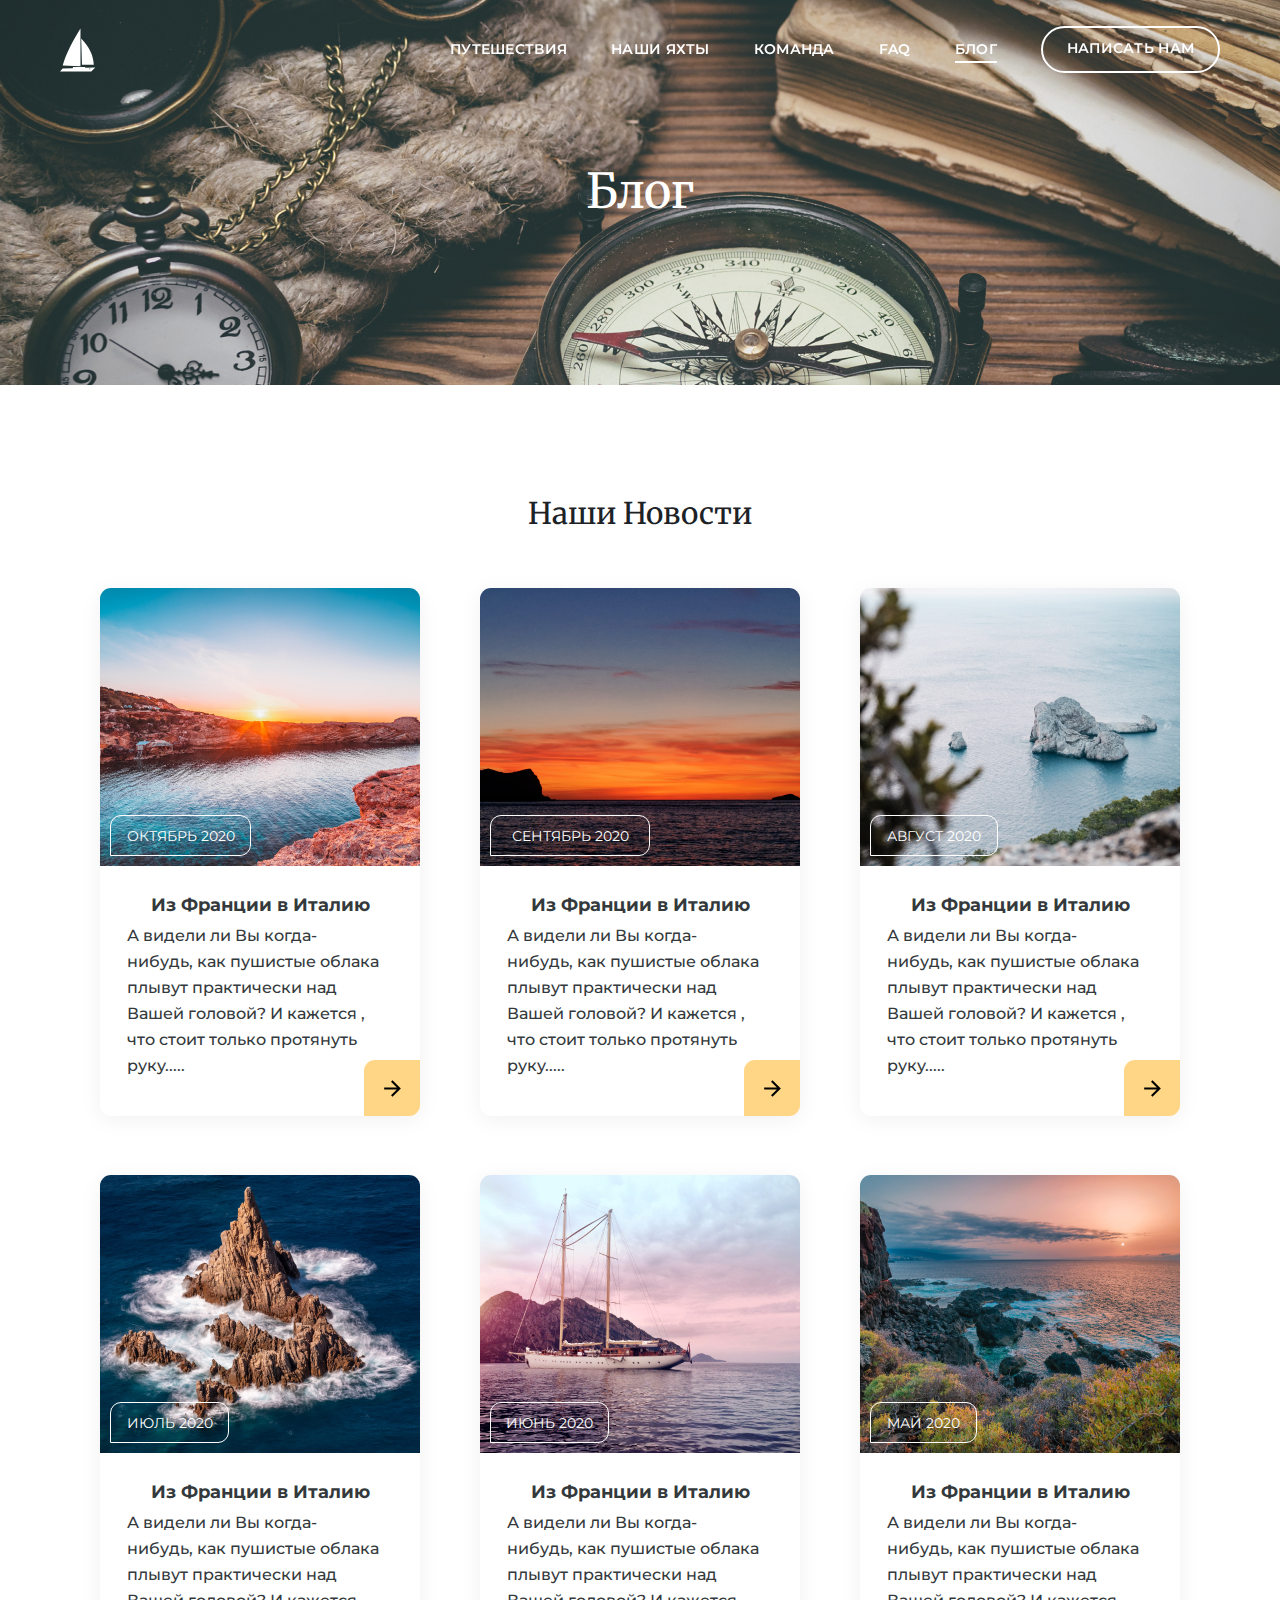
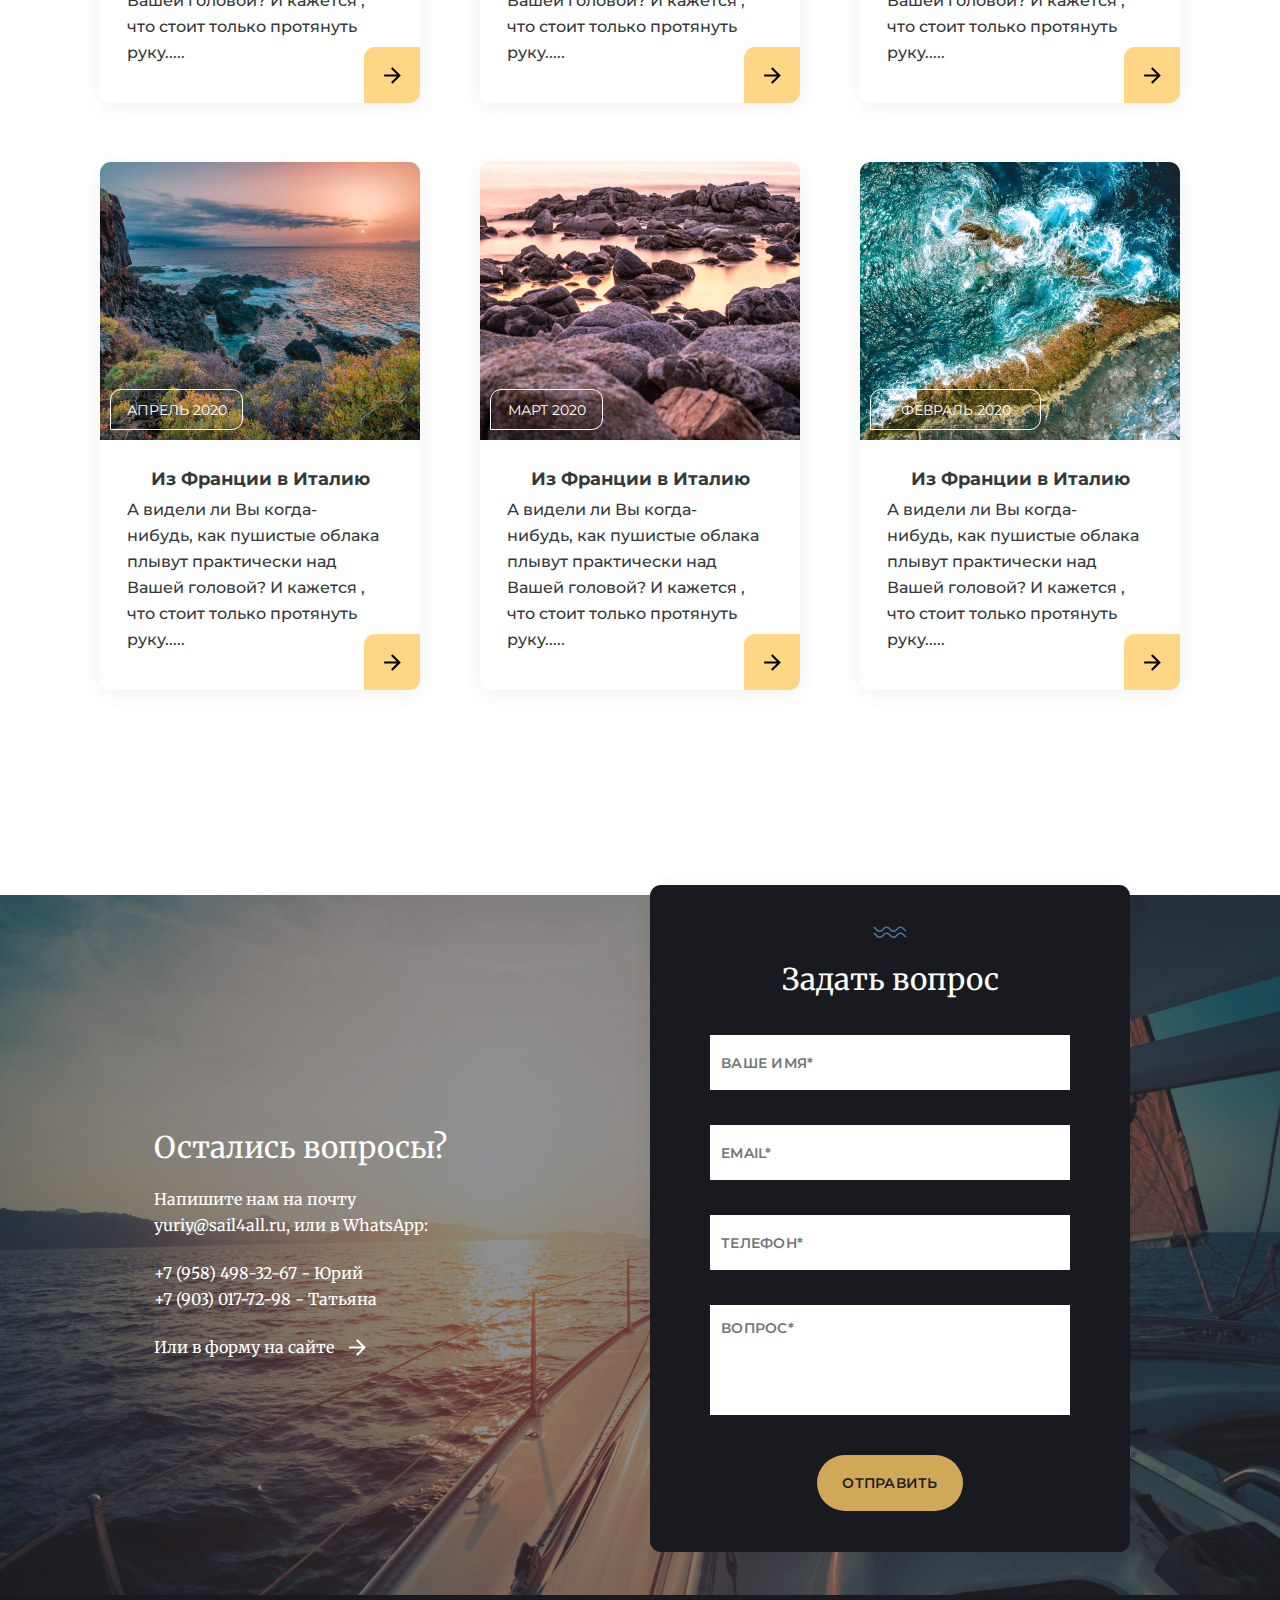
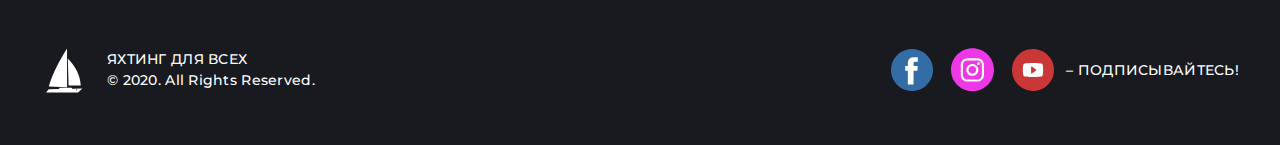
<file: blog.html>
<!DOCTYPE html>
<html lang="en">
<head>
	<meta charset="UTF-8">
	<meta name="viewport" content="width=device-width">
	<title>Блог</title>
	<link href="css/style.css" rel="stylesheet" type="text/css"/>
	<link href="https://fonts.googleapis.com/css2?family=Merriweather:ital@0;1&family=Montserrat:wght@400;500;600;700&display=swap" rel="stylesheet">
</head>
<body>
	<div class="wrapper">
		<div class="header">
			<div class="container">
				<div class="header-body">
					<a href="index.html" class="header-logo">
						<img class="header-logo-img" src="img/image1.svg">
					</a>
					<div class="header-burger">
						<span></span>
					</div>
					<nav class="header-menu">
						<ul class="header-list">
							<li><a href="travelings.html" class="header-link">Путешествия</a></li>
							<li><a href="OurShips.html" class="header-link link1">Наши яхты</a></li>
							<li><a href="team.html" class="header-link">Команда</a></li>
							<li><a href="#" class="header-link link1">FAQ</a></li>
							<li><a href="blog.html" class="header-link link55">Блог</a></li>
							<li><a href="#" class="header-link link5">Написать нам</a></li>
						</ul>
						<div class="header-link-bottom">
							<div>ЯХТИНГ ДЛЯ ВСЕХ</div>
							<div>© 2020. All Rights Reserved.</div>
						</div>
					</nav>
				</div>
			</div>
		</div>
		<div class="header-photo4">
			
			<div class="header-content-text4">Блог</div>
		</div>
		
		<div class="cont-row">Наши Новости</div>
		<div class="container">
				<div class="content-block-one">
						<div class="content-icons-block-place">
						<div class="content-icons-block">
							<a href="blogpost.html" class="content-icon content-icon1">
								<img class="content-icon-image-one" src="img/blog/item/1.jpg">
								<div class="content-icon-image-plate blog-oct">ОКТЯБРЬ 2020</div>
								<div class="content-icon-information">
									<div class="string-two">Из Франции в Италию</div>
									<div class="string-three blog-text">А видели ли Вы когда- нибудь, как пушистые облака плывут практически над Вашей головой? И кажется , что стоит только протянуть руку.....</div>
								</div>
								<div class="content-icon-bottom-information">
									<div class="bottom-information-button-right blog-arrow">
										<img src="img/image7.svg">
									</div>
								</div>
							</a>
							<a href="blogpost.html" class="content-icon content-icon2">
								<img class="content-icon-image-one" src="img/blog/item/2.jpg">
								<div class="content-icon-image-plate two blog-sen">СЕНТЯБРЬ 2020</div>
								<div class="content-icon-information">
									<div class="string-two">Из Франции в Италию</div>
									<div class="string-three blog-text">А видели ли Вы когда- нибудь, как пушистые облака плывут практически над Вашей головой? И кажется , что стоит только протянуть руку.....</div>
								</div>
								<div class="content-icon-bottom-information">
									
									<div class="bottom-information-button-right blog-arrow">
										<img src="img/image7.svg">
									</div>
								</div>
							</a>
							<a href="blogpost.html" class="content-icon content-icon3">
								<img class="content-icon-image-one" src="img/blog/item/3.jpg">
								<div class="content-icon-image-plate three blog-avg">АВГУСТ 2020</div>
								<div class="content-icon-information">
									<div class="string-two">Из Франции в Италию</div>
									<div class="string-three blog-text">А видели ли Вы когда- нибудь, как пушистые облака плывут практически над Вашей головой? И кажется , что стоит только протянуть руку.....</div>
								</div>
								<div class="content-icon-bottom-information">
									<div class="bottom-information-button-right blog-arrow">
										<img src="img/image7.svg">
									</div>
								</div>
							</a>
						</div>
					</div>

				</div>
			</div>
			<div class="cont-row1"></div>
			<div class="container">
				<div class="content-block-one">
						<div class="content-icons-block-place">
						<div class="content-icons-block">
							<a href="blogpost.html" class="content-icon content-icon1">
								<img class="content-icon-image-one" src="img/blog/item/4.jpg">
								<div class="content-icon-image-plate blog-il">ИЮЛЬ 2020</div>
								<div class="content-icon-information">
									<div class="string-two">Из Франции в Италию</div>
									<div class="string-three blog-text">А видели ли Вы когда- нибудь, как пушистые облака плывут практически над Вашей головой? И кажется , что стоит только протянуть руку.....</div>
								</div>
								<div class="content-icon-bottom-information">
									
									<div class="bottom-information-button-right blog-arrow">
										<img src="img/image7.svg">
									</div>
								</div>
							</a>
							<a href="blogpost.html" class="content-icon content-icon2">
								<img class="content-icon-image-one" src="img/blog/item/5.jpg">
								<div class="content-icon-image-plate two blog-in">ИЮНЬ 2020</div>
								<div class="content-icon-information">
									<div class="string-two">Из Франции в Италию</div>
									<div class="string-three blog-text">А видели ли Вы когда- нибудь, как пушистые облака плывут практически над Вашей головой? И кажется , что стоит только протянуть руку.....</div>
								</div>
								<div class="content-icon-bottom-information">
									<div class="bottom-information-button-right blog-arrow">
										<img src="img/image7.svg">
									</div>
								</div>
							</a>
							<a href="blogpost.html" class="content-icon content-icon3">
								<img class="content-icon-image-one" src="img/blog/item/6.jpg">
								<div class="content-icon-image-plate three blog-may">МАЙ 2020</div>
								<div class="content-icon-information">
									<div class="string-two">Из Франции в Италию</div>
									<div class="string-three blog-text">А видели ли Вы когда- нибудь, как пушистые облака плывут практически над Вашей головой? И кажется , что стоит только протянуть руку.....</div>
								</div>
								<div class="content-icon-bottom-information">
									<div class="bottom-information-button-right blog-arrow">
										<img src="img/image7.svg">
									</div>
								</div>
							</a>
						</div>
					</div>

				</div>
			</div>
			
			<div class="cont-row1"></div>
			<div class="container">
				<div class="content-block-one">
						<div class="content-icons-block-place">
						<div class="content-icons-block">
							<a href="blogpost.html" class="content-icon content-icon1">
								<img class="content-icon-image-one" src="img/blog/item/7.jpg">
								<div class="content-icon-image-plate blog-apr">АПРЕЛЬ 2020</div>
								<div class="content-icon-information">
									<div class="string-two">Из Франции в Италию</div>
									<div class="string-three blog-text">А видели ли Вы когда- нибудь, как пушистые облака плывут практически над Вашей головой? И кажется , что стоит только протянуть руку.....</div>
								</div>
								<div class="content-icon-bottom-information">
									<div class="bottom-information-button-right blog-arrow">
										<img src="img/image7.svg">
									</div>
								</div>
							</a>
							<a href="blogpost.html" class="content-icon content-icon2">
								<img class="content-icon-image-one" src="img/blog/item/8.jpg">
								<div class="content-icon-image-plate two blog-mart">МАРТ 2020</div>
								<div class="content-icon-information">
									<div class="string-two">Из Франции в Италию</div>
									<div class="string-three blog-text">А видели ли Вы когда- нибудь, как пушистые облака плывут практически над Вашей головой? И кажется , что стоит только протянуть руку.....</div>
								</div>
								<div class="content-icon-bottom-information">
									<div class="bottom-information-button-right blog-arrow">
										<img src="img/image7.svg">
									</div>
								</div>
							</a>
							<a href="blogpost.html" class="content-icon content-icon3">
								<img class="content-icon-image-one" src="img/blog/item/9.jpg">
								<div class="content-icon-image-plate three mart-fev">ФЕВРАЛЬ 2020</div>
								<div class="content-icon-information">
									<div class="string-two">Из Франции в Италию</div>
									<div class="string-three blog-text">А видели ли Вы когда- нибудь, как пушистые облака плывут практически над Вашей головой? И кажется , что стоит только протянуть руку.....</div>
								</div>
								<div class="content-icon-bottom-information">
									<div class="bottom-information-button-right blog-arrow">
										<img src="img/image7.svg">
									</div>
								</div>
							</a>
						</div>
					</div>

				</div>
			</div>
			<div class="cont-row3"></div>
			<div class="contact-form-background">
						<div class="container">
							<div class="content-block-seven">
								<div class="content-block-seven-one">
									<div class="five-string-one">Остались вопросы?</div>
									<div class="five-string-two">Напишите нам на почту</div>
									<div class="five-string-three"><a href="#" class="string-hover">yuriy@sail4all.ru</a>, или в WhatsApp:</div>
									<div class="five-string-two"><a href="#" class="string-hover">+7 (958) 498-32-67</a> - Юрий</div>
									<div class="five-string-three"><a href="#" class="string-hover">+7 (903) 017-72-98</a> - Татьяна</div>
									<div class="five-string-two">Или в форму на сайте</div>
									<img class="content-block-seven-img" src="img/image25.png">
								</div>
								<div class="contact-form">
									<img src="img/image38.svg">
									<img src="img/image38.svg">
									<div class="sixe-string">Задать вопрос</div>
									<input type="text" name="name" placeholder="ВАШЕ ИМЯ*" class="form-control">
									<input type="email" name="email" placeholder="EMAIL*" class="form-control">
									<input type="tel" name="tel" placeholder="ТЕЛЕФОН*" class="form-control">
									<textarea name="message" placeholder="ВОПРОС*" class="place-for-mess"></textarea>
									<button type="button" class="contact-menu-button">Отправить</button>
								</div>
							</div>
						</div>
					</div>
					<div class="footer">
						<div class="container">
							<div class="footer-body">
								<div class="footer-item-one">
									<img src="img/image1.svg">
									<div class="six-string" >
										<div>ЯХТИНГ ДЛЯ ВСЕХ</div>
										<div>© 2020. All Rights Reserved.</div>
									</div>
								</div>
								<div class="footer-item-two">
									<div class="icons-social-network-place-two">
										<a href="#">
											<img class="icons-social-F" src="img/image26.svg">
										</a>
										<a href="#">
											<img class="icons-social-F" src="img/image27.svg">
										</a>
										<a href="#">
											<img src="img/image30.svg">
										</a>
										<div class="icons-social-network-title"> – ПОДПИСЫВАЙТЕСЬ!</div>
									</div>

								</div>
								<div class="footer-item-two item-two2">
									<div class="icons-social-network-place-two">
										<a href="#">
											<img class="icons-social-F" src="img/image26.svg">
										</a>
										<a href="#">
											<img class="icons-social-F" src="img/image27.svg">
										</a>
										<a href="#">
											<img src="img/image30.svg">
										</a>
										<div class="icons-social-network-title"> – ПОДПИСЫВАЙТЕСЬ!</div>
									</div>

								</div>
								<div class="footer-item-one item-one1">
									<img class="footer-item-img" src="img/image1.svg">
									<div class="six-string" >
										<div>ЯХТИНГ ДЛЯ ВСЕХ</div>
										<div>© 2020. All Rights Reserved.</div>
									</div>
								</div>

								
							</div>
						</div>	
					</div>

	</div>
	<script
  		src="https://code.jquery.com/jquery-3.5.1.min.js"
  		integrity="sha256-9/aliU8dGd2tb6OSsuzixeV4y/faTqgFtohetphbbj0="
  		crossorigin="anonymous"></script>
  	<script src="js/script.js"></script>
  	<script src="js/slick.js"></script>
</body>
</html>
</file>
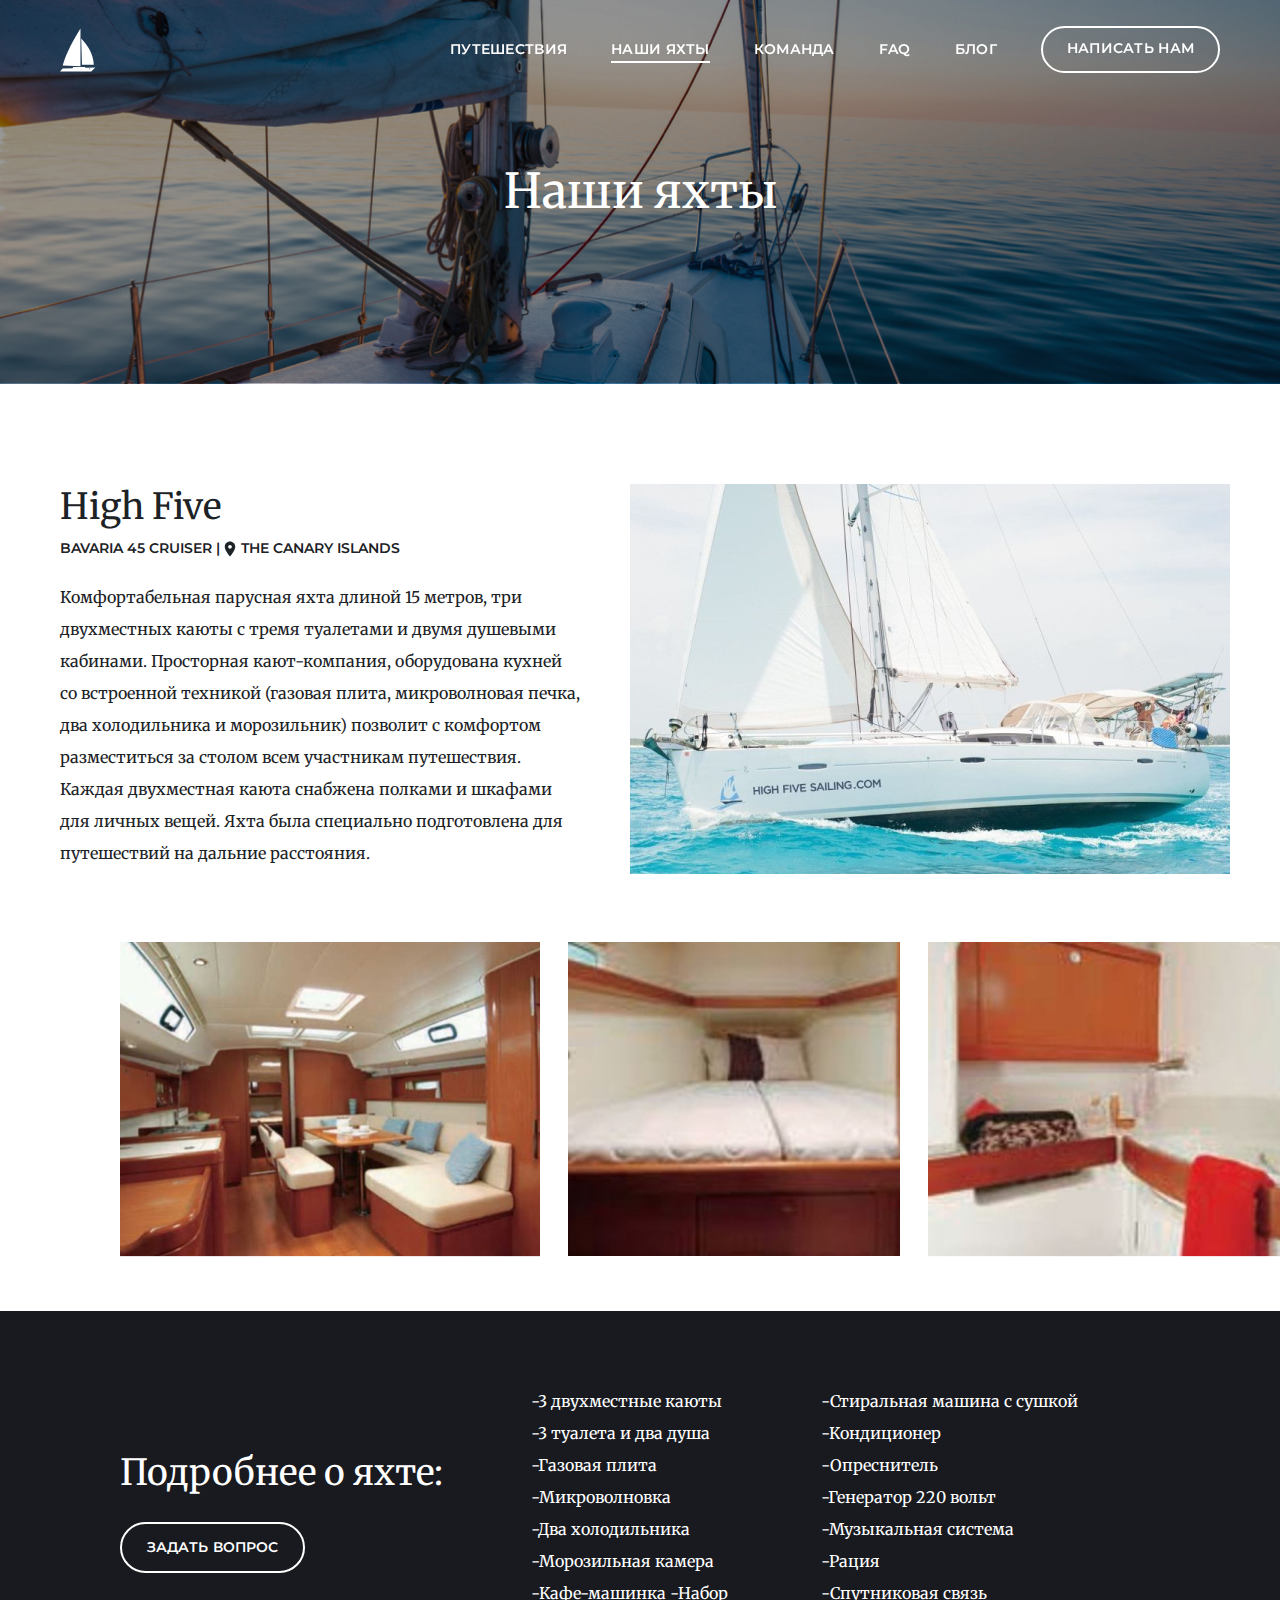
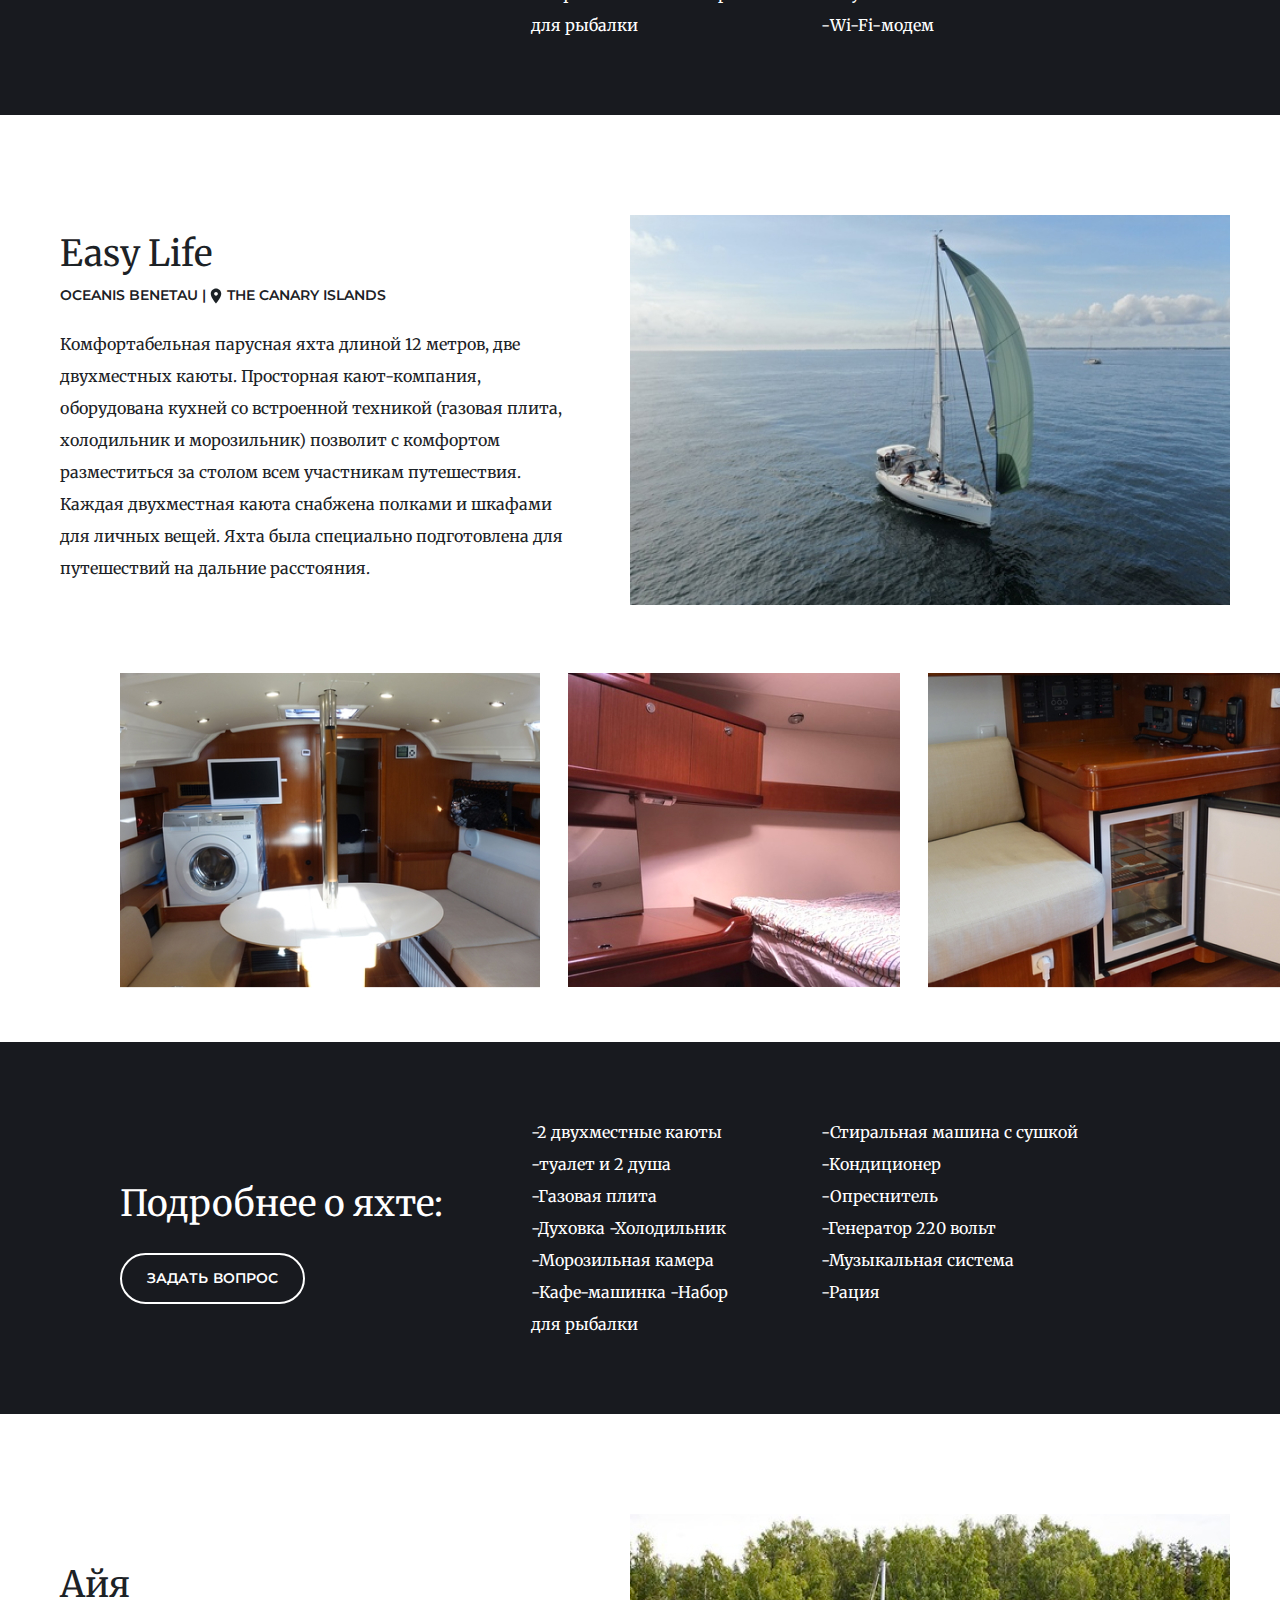
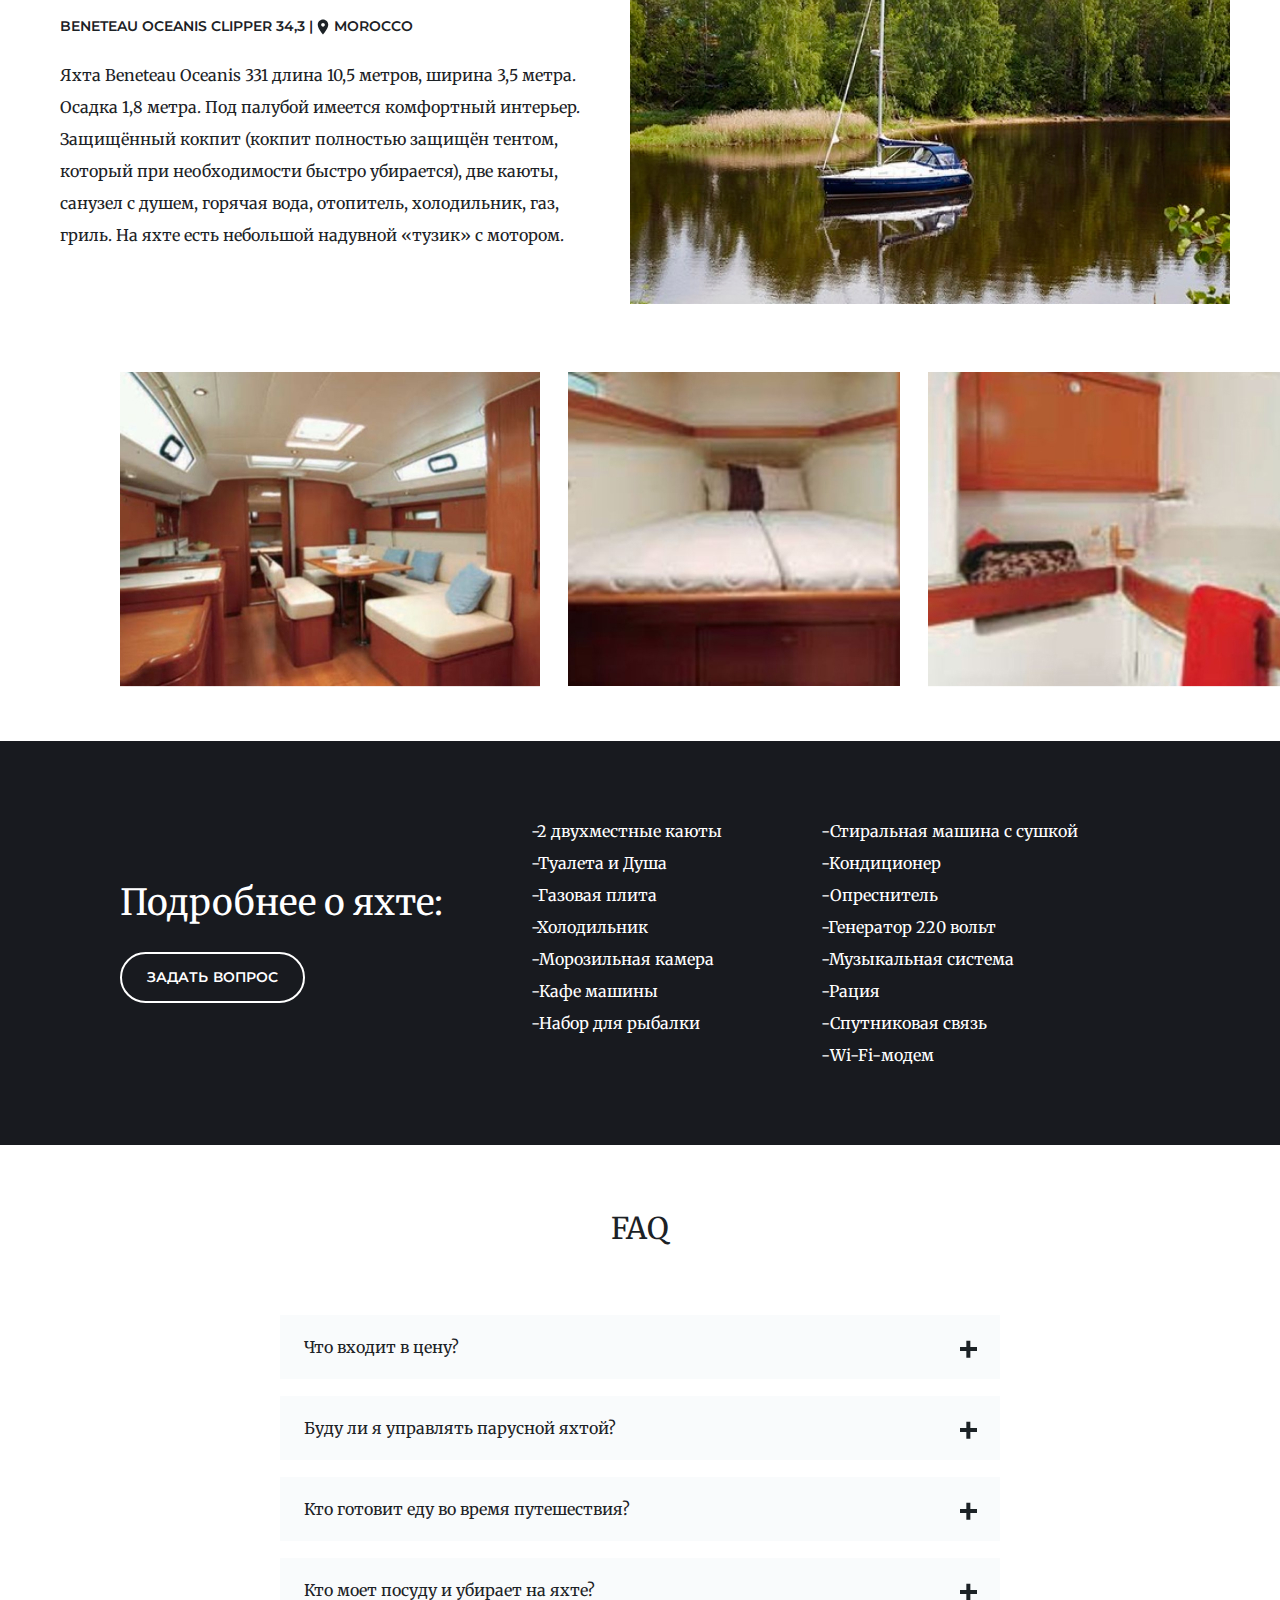
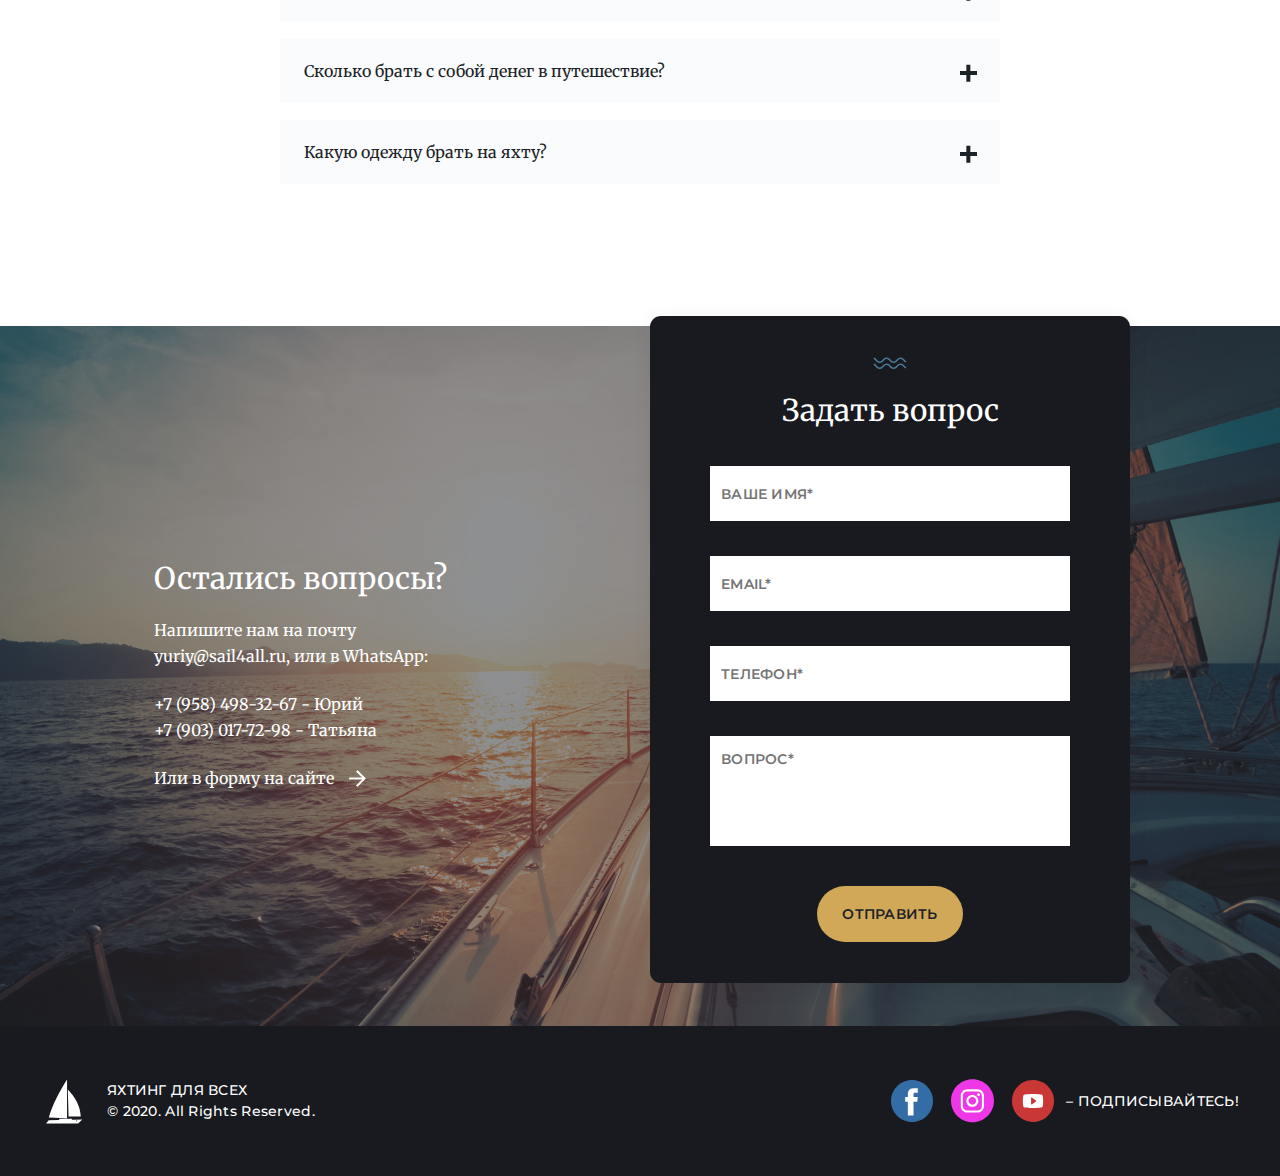
<file: OurShips.html>
<!DOCTYPE html>
<html>
<head>
	<meta charset="UTF-8">
	<title>Наши яхты</title>
	<meta name="viewport" content="width=device-width, initial-scale=1.0">
	<link href="css/style.css" rel="stylesheet" type="text/css"/>
	<link rel="preconnect" href="https://fonts.gstatic.com">
	<link href="https://fonts.googleapis.com/css2?family=Merriweather:ital@0;1&family=Montserrat:wght@400;500;600;700&display=swap" rel="stylesheet">
</head>
<body>
	<div class="wrapper">
		<div class="header">
			<div class="container">
				<div class="header-body">
					<a href="index.html" class="header-logo">
						<img class="header-logo-img" src="img/image1.svg">
					</a>
					<div class="header-burger">
						<span></span>
					</div>
					<nav class="header-menu">
						<ul class="header-list">
							<li><a href="travelings.html" class="header-link">Путешествия</a></li>
							<li><a href="ourships.html" class="header-link link33">Наши яхты</a></li>
							<li><a href="team.html" class="header-link">Команда</a></li>
							<li><a href="#" class="header-link link1">FAQ</a></li>
							<li><a href="blog.html" class="header-link">Блог</a></li>
							<li><a href="#" class="header-link link5">Написать нам</a></li>
						</ul>
						<div class="header-link-bottom">
							<div>ЯХТИНГ ДЛЯ ВСЕХ</div>
							<div>© 2020. All Rights Reserved.</div>
						</div>
					</nav>
				</div>
			</div>
		</div>
		<div class="header-photo2">
			
			<div class="header-content-text2">Наши яхты</div>
		</div>
		
		<div class="container">
			<div class="shipshigh">
				<div class="shipshigh-item">
					<div class="shipshigh-item-text">
						<h2>High Five</h2>
						<div class="shipshigh-item-text-name">
							<p>BAVARIA 45 CRUISER | <img src="img/ourships/icon/Vector.svg" alt="">THE CANARY ISLANDS</p>
						</div>
						<p class="shipshigh-item-text-name-tex">Комфортабельная парусная яхта длиной 15 метров, три двухместных каюты с тремя туалетами и двумя душевыми кабинами. Просторная кают-компания, оборудована кухней со встроенной техникой (газовая плита, микроволновая печка, два холодильника и морозильник) позволит с комфортом разместиться за столом всем участникам путешествия. Каждая двухместная каюта снабжена полками и шкафами для личных вещей. Яхта была специально подготовлена для путешествий на дальние расстояния.</p>
					</div>
				</div>
				<div class="shipshigh-item">
					<div class="shipshigh-item-img">
						<img src="img/ships/2.jpg" alt="">
					</div>
				</div>
				
			</div>
			<div class="slider-place-three">
				<div id="reviewsSlider">
					<div class="slider-place-three-img">
						<img class="slider-place-three-img-one" src="img/ships/ship2/1.jpg" alt="">
					</div>
					<div class="slider-place-three-img">
						<img class="slider-place-three-img-two" src="img/ships/ship2/2.jpg" alt="">
					</div>
					<div class="slider-place-three-img">
						<img class="slider-place-three-img-two" src="img/ships/ship2/3.jpg" alt="">
					</div>
					<div class="slider-place-three-img">
						<img class="slider-place-three-img-one" src="img/ships/ship2/4.jpg" alt="">
					</div>
					
					
				</div>
				
			</div>
		</div>
		

		
		<div class="blaccol">
			<div class="container">
				<div class="adaptiv">
					<div class="shiphigh-about">
						<div class="shiphigh-about-item">
							<div class="shiphigh-about-item-infa">
								<h2>Подробнее о яхте:</h2>
							<div class="title-two-place btn-about">Задать вопрос</div>
							</div>
						</div>
						<div class="shiphigh-about-item">
							<div class="shiphigh-about-item-text">
								<div class="shiphigh-about-item-one">
									<p>-3 двухместные каюты
										-3 туалета и два душа
										-Газовая плита
										-Микроволновка <br>
										-Два холодильника
										-Морозильная камера
										-Кафе-машинка
										-Набор для рыбалки
									</p>
								</div>
							</div>
						</div>
						<div class="shiphigh-about-item">
							<div class="ship-about-item-text">
								<div class="shiphigh-about-item-two">
									<p>-Стиральная машина с сушкой <br>
										-Кондиционер <br>
										-Опреснитель <br>
										-Генератор 220 вольт
										-Музыкальная система <br>
										-Рация <br>
										-Спутниковая связь <br>
										-Wi-Fi-модем
									</p>
								</div>
							</div>
						</div>
			
					</div>
				</div>
		
		
				<div class="adaptivone">
					<div class="shiphigh-aboutone">
						<div class="shiphigh-aboutone-item">
							<div class="shiphigh-aboutone-item-infa">
								<h2>Подробнее о яхте:</h2>
							</div>
						</div>
						<div class="shiphigh-aboutone-item">
							<div class="shiphigh-aboutone-item-text">
								<div class="shiphigh-aboutone-item-text-one">
									<p>-3 двухместные каюты
										-3 туалета и два душа
										-Газовая плита
										-Микроволновка <br>
										-Два холодильника
										-Морозильная камера
										-Кафе-машинка
										-Набор для рыбалки
									</p>
								</div>
								<div class="shiphigh-aboutone-item-text-two">
									<p>-Стиральная машина с сушкой <br>
										-Кондиционер <br>
										-Опреснитель <br>
										-Генератор 220 вольт
										-Музыкальная система <br>
										-Рация <br>
										-Спутниковая связь <br>
										-Wi-Fi-модем
									</p>
								</div>
							</div>
						</div>
						
						<div class="shiphigh-aboutone-item">
							<div class="title-two-place btn-aboutone">Задать вопрос</div>
						</div>
			
					</div>
				</div>
			</div>
		</div>

		<!--yahta 2-->
		<div class="container">
			<div class="shipshigh">
				<div class="shipshigh-item">
					<div class="shipshigh-item-text">
						<h2>Easy Life</h2>
						<div class="shipshigh-item-text-name">
							<p>OCEANIS BENETAU | <img src="img/ourships/icon/Vector.svg" alt="">THE CANARY ISLANDS</p>
						</div>
						<p class="shipshigh-item-text-name-tex">Комфортабельная парусная яхта длиной 12 метров, две двухместных каюты. Просторная кают-компания, оборудована кухней со встроенной техникой (газовая плита, холодильник и морозильник) позволит с комфортом разместиться за столом всем участникам путешествия. Каждая двухместная каюта снабжена полками и шкафами для личных вещей. Яхта была специально подготовлена для путешествий на дальние расстояния.</p>
					</div>
				</div>
				<div class="shipshigh-item">
					<div class="shipshigh-item-img">
						<img src="img/ships/3.jpg" alt="">
					</div>
				</div>
				
			</div>
	
			<div class="slider-place-three">
				<div id="reviewsSlidertwo">
					<div class="slider-place-three-img">
						<img class="slider-place-three-img-one" src="img/ships/ship3/1.jpg" alt="">
					</div>
					<div class="slider-place-three-img">
						<img class="slider-place-three-img-two" src="img/ships/ship3/2.jpg" alt="">
					</div>
					<div class="slider-place-three-img">
						<img class="slider-place-three-img-two" src="img/ships/ship3/3.jpg" alt="">
					</div>
					<div class="slider-place-three-img">
						<img class="slider-place-three-img-one" src="img/ships/ship3/4.jpg" alt="">
					</div>
					
					
				</div>
				
			</div>
		</div>
		


		<div class="blaccol">
			<div class="container">
				<div class="adaptiv">
					<div class="shiphigh-about">
						<div class="shiphigh-about-item">
							<div class="shiphigh-about-item-infa">
								<h2>Подробнее о яхте:</h2>
							<div class="title-two-place btn-about">Задать вопрос</div>
							</div>
						</div>
						<div class="shiphigh-about-item">
							<div class="shiphigh-about-item-text">
								<div class="shiphigh-about-item-one">
									<p>-2 двухместные каюты
										-туалет и 2 душа
										-Газовая плита
										-Духовка
										-Холодильник
										-Морозильная камера
										-Кафе-машинка
										-Набор для рыбалки
									</p>
								</div>
							</div>
						</div>
						<div class="shiphigh-about-item">
							<div class="ship-about-item-text">
								<div class="shiphigh-about-item-two">
									<p>-Стиральная машина с сушкой <br>
										-Кондиционер <br>
										-Опреснитель <br>
										-Генератор 220 вольт
										-Музыкальная система <br>
										-Рация <br>
									</p>
								</div>
							</div>
						</div>
			
					</div>
				</div>
		
		
				<div class="adaptivone">
					<div class="shiphigh-aboutone">
						<div class="shiphigh-aboutone-item">
							<div class="shiphigh-aboutone-item-infa">
								<h2>Подробнее о яхте:</h2>
							</div>
						</div>
						<div class="shiphigh-aboutone-item">
							<div class="shiphigh-aboutone-item-text">
								<div class="shiphigh-aboutone-item-text-one">
									<p>-2 двухместные каюты
										-туалет и 2 душа
										-Газовая плита
										-Духовка
										-Холодильник
										-Морозильная камера
										-Кафе-машинка
										-Набор для рыбалки
									</p>
								</div>
								<div class="shiphigh-aboutone-item-text-two">
									<p>-Стиральная машина с сушкой <br>
										-Кондиционер <br>
										-Опреснитель <br>
										-Генератор 220 вольт
										-Музыкальная система <br>
										-Рация <br>
									</p>
								</div>
							</div>
						</div>
						
						<div class="shiphigh-aboutone-item">
							<div class="title-two-place btn-aboutone">Задать вопрос</div>
						</div>
			
					</div>
				</div>
			</div>
		</div>

		<!--yahta 3-->
		
		<div class="container">
			<div class="shipshigh">
				<div class="shipshigh-item">
					<div class="shipshigh-item-text">
						<h2>Айя</h2>
						<div class="shipshigh-item-text-name">
							<p>BENETEAU OCEANIS CLIPPER 34,3 | <img src="img/ourships/icon/Vector.svg" alt="">MOROCCO</p>
						</div>
						<p class="shipshigh-item-text-name-tex">Яхта Beneteau Oceanis 331 длина 10,5 метров, ширина 3,5 метра. Осадка 1,8 метра. Под палубой имеется комфортный интерьер. Защищённый кокпит (кокпит полностью защищён тентом, который при необходимости быстро убирается), две каюты, санузел с душем, горячая вода, отопитель, холодильник, газ, гриль. На яхте есть небольшой надувной «тузик» с мотором.</p>
					</div>
				</div>
				<div class="shipshigh-item">
					<div class="shipshigh-item-img">
						<img src="img/ships/4.jpg" alt="">
					</div>
				</div>
				
			</div>
	
			<div class="slider-place-three">
				<div id="reviewsSliderthree">
					<div class="slider-place-three-img">
						<img class="slider-place-three-img-one" src="img/ships/ship2/1.jpg" alt="">
					</div>
					<div class="slider-place-three-img">
						<img class="slider-place-three-img-two" src="img/ships/ship2/2.jpg" alt="">
					</div>
					<div class="slider-place-three-img">
						<img class="slider-place-three-img-two" src="img/ships/ship2/3.jpg" alt="">
					</div>
					<div class="slider-place-three-img">
						<img class="slider-place-three-img-one" src="img/ships/ship2/4.jpg" alt="">
					</div>
					
					
				</div>
				
			</div>
		</div>
		


		<div class="blaccol">
			<div class="container">
				<div class="adaptiv">
					<div class="shiphigh-about">
						<div class="shiphigh-about-item">
							<div class="shiphigh-about-item-infa">
								<h2>Подробнее о яхте:</h2>
							<div class="title-two-place btn-about">Задать вопрос</div>
							</div>
						</div>
						<div class="shiphigh-about-item">
							<div class="shiphigh-about-item-text">
								<div class="shiphigh-about-item-one">
									<p>-2 двухместные каюты
										-Туалета и Душа
										-Газовая плита
										-Холодильник
										-Морозильная камера
										-Кафе машины <br>
										-Набор для рыбалки
									</p>
								</div>
							</div>
						</div>
						<div class="shiphigh-about-item">
							<div class="ship-about-item-text">
								<div class="shiphigh-about-item-two">
									<p>-Стиральная машина с сушкой <br>
										-Кондиционер <br>
										-Опреснитель <br>
										-Генератор 220 вольт
										-Музыкальная система <br>
										-Рация <br>
										-Спутниковая связь <br>
										-Wi-Fi-модем
									</p>
								</div>
							</div>
						</div>
			
					</div>
				</div>
			</div>
		</div>


		<div class="blaccol">
			<div class="container">
				<div class="adaptivone">
					<div class="shiphigh-aboutone">
						<div class="shiphigh-aboutone-item">
							<div class="shiphigh-aboutone-item-infa">
								<h2>Подробнее о яхте:</h2>
							</div>
						</div>
						<div class="shiphigh-aboutone-item">
							<div class="shiphigh-aboutone-item-text">
								<div class="shiphigh-aboutone-item-text-one">
									<p>-2 двухместные каюты
										-Туалета и Душа
										-Газовая плита
										-Холодильник
										-Морозильная камера
										-Кафе машины <br>
										-Набор для рыбалки
									</p>
								</div>
								<div class="shiphigh-aboutone-item-text-two">
									<p>-Стиральная машина с сушкой <br>
										-Кондиционер <br>
										-Опреснитель <br>
										-Генератор 220 вольт
										-Музыкальная система <br>
										-Рация <br>
										-Спутниковая связь <br>
										-Wi-Fi-модем
									</p>
								</div>
							</div>
						</div>
						
						<div class="shiphigh-aboutone-item">
							<div class="title-two-place btn-aboutone">Задать вопрос</div>
						</div>
			
					</div>
				</div>
			</div>
		</div>


		<div class="container">
			<div class="content-block-six block-one">
				<div class="four-string">FAQ</div>
				<div class="content-block-six-item">
					<div class="content-block-six-title">Что входит в цену?</div>
					<div class="content-block-six-text">Если у вас есть желание, я готов обучать вас во время путешествия. Если нет желания, смотрите как управляют яхтой другие участники, возможно позже вы тоже захотите стать к штурвалу.</div>
				</div>
				<div class="content-block-six-item">
					<div class="content-block-six-title">Буду ли я  управлять парусной яхтой?</div>
					<div class="content-block-six-text">Если у вас есть желание, я готов обучать вас во время путешествия. Если нет желания, смотрите как управляют яхтой другие участники, возможно позже вы тоже захотите стать к штурвалу.</div>
				</div>
				<div class="content-block-six-item">
					<div class="content-block-six-title">Кто готовит еду во время путешествия?</div>
					<div class="content-block-six-text">Если у вас есть желание, я готов обучать вас во время путешествия. Если нет желания, смотрите как управляют яхтой другие участники, возможно позже вы тоже захотите стать к штурвалу.</div>
				</div>
				<div class="content-block-six-item">
					<div class="content-block-six-title">Кто моет посуду и убирает на яхте?</div>
					<div class="content-block-six-text">Если у вас есть желание, я готов обучать вас во время путешествия. Если нет желания, смотрите как управляют яхтой другие участники, возможно позже вы тоже захотите стать к штурвалу.</div>
				</div>
				<div class="content-block-six-item">
					<div class="content-block-six-title">Сколько брать с собой денег в путешествие?</div>
					<div class="content-block-six-text">Если у вас есть желание, я готов обучать вас во время путешествия. Если нет желания, смотрите как управляют яхтой другие участники, возможно позже вы тоже захотите стать к штурвалу.</div>
				</div>
				<div class="content-block-six-item">
					<div class="content-block-six-title">Какую одежду брать на яхту?</div>
					<div class="content-block-six-text">Если у вас есть желание, я готов обучать вас во время путешествия. Если нет желания, смотрите как управляют яхтой другие участники, возможно позже вы тоже захотите стать к штурвалу.</div>
				</div>
	
			</div>
		</div>
		</div>
	
	
		<div class="contact-form-background">
			<div class="container">
				<div class="content-block-seven">
					<div class="content-block-seven-one">
						<div class="five-string-one">Остались вопросы?</div>
						<div class="five-string-two">Напишите нам на почту</div>
						<div class="five-string-three"><a href="#" class="string-hover">yuriy@sail4all.ru</a>, или в WhatsApp:</div>
						<div class="five-string-two"><a href="#" class="string-hover">+7 (958) 498-32-67</a> - Юрий</div>
						<div class="five-string-three"><a href="#" class="string-hover">+7 (903) 017-72-98</a> - Татьяна</div>
						<div class="five-string-two">Или в форму на сайте</div>
						<img class="content-block-seven-img" src="img/image25.png">
					</div>
					<div class="contact-form">
						<img src="img/image38.svg">
						<img src="img/image38.svg">
						<div class="sixe-string">Задать вопрос</div>
						<input type="text" name="name" placeholder="ВАШЕ ИМЯ*" class="form-control">
						<input type="email" name="email" placeholder="EMAIL*" class="form-control">
						<input type="tel" name="tel" placeholder="ТЕЛЕФОН*" class="form-control">
						<textarea name="message" placeholder="ВОПРОС*" class="place-for-mess"></textarea>
						<button type="button" class="contact-menu-button">Отправить</button>
					</div>
				</div>
			</div>
		</div>
	
		<div class="footer">
			<div class="container">
				<div class="footer-body">
					<div class="footer-item-one">
						<img src="img/image1.svg">
						<div class="six-string" >
							<div>ЯХТИНГ ДЛЯ ВСЕХ</div>
							<div>© 2020. All Rights Reserved.</div>
						</div>
					</div>
					<div class="footer-item-two">
						<div class="icons-social-network-place-two">
							<a href="#">
								<img class="icons-social-F" src="img/image26.svg">
							</a>
							<a href="#">
								<img class="icons-social-F" src="img/image27.svg">
							</a>
							<a href="#">
								<img src="img/image30.svg">
							</a>
							<div class="icons-social-network-title"> – ПОДПИСЫВАЙТЕСЬ!</div>
						</div>
	
					</div>
					<div class="footer-item-two item-two2">
						<div class="icons-social-network-place-two">
							<a href="#">
								<img class="icons-social-F" src="img/image26.svg">
							</a>
							<a href="#">
								<img class="icons-social-F" src="img/image27.svg">
							</a>
							<a href="#">
								<img src="img/image30.svg">
							</a>
							<div class="icons-social-network-title"> – ПОДПИСЫВАЙТЕСЬ!</div>
						</div>
	
					</div>
					<div class="footer-item-one item-one1">
						<img class="footer-item-img" src="img/image1.svg">
						<div class="six-string" >
							<div>ЯХТИНГ ДЛЯ ВСЕХ</div>
							<div>© 2020. All Rights Reserved.</div>
						</div>
					</div>
	
					
				</div>
			</div>	
		</div>

	<script
  		src="https://code.jquery.com/jquery-3.5.1.min.js"
  		integrity="sha256-9/aliU8dGd2tb6OSsuzixeV4y/faTqgFtohetphbbj0="
  		crossorigin="anonymous"></script>
  	<script src="js/script.js"></script>
  	<script src="js/slick.js"></script>
</body>
</file>
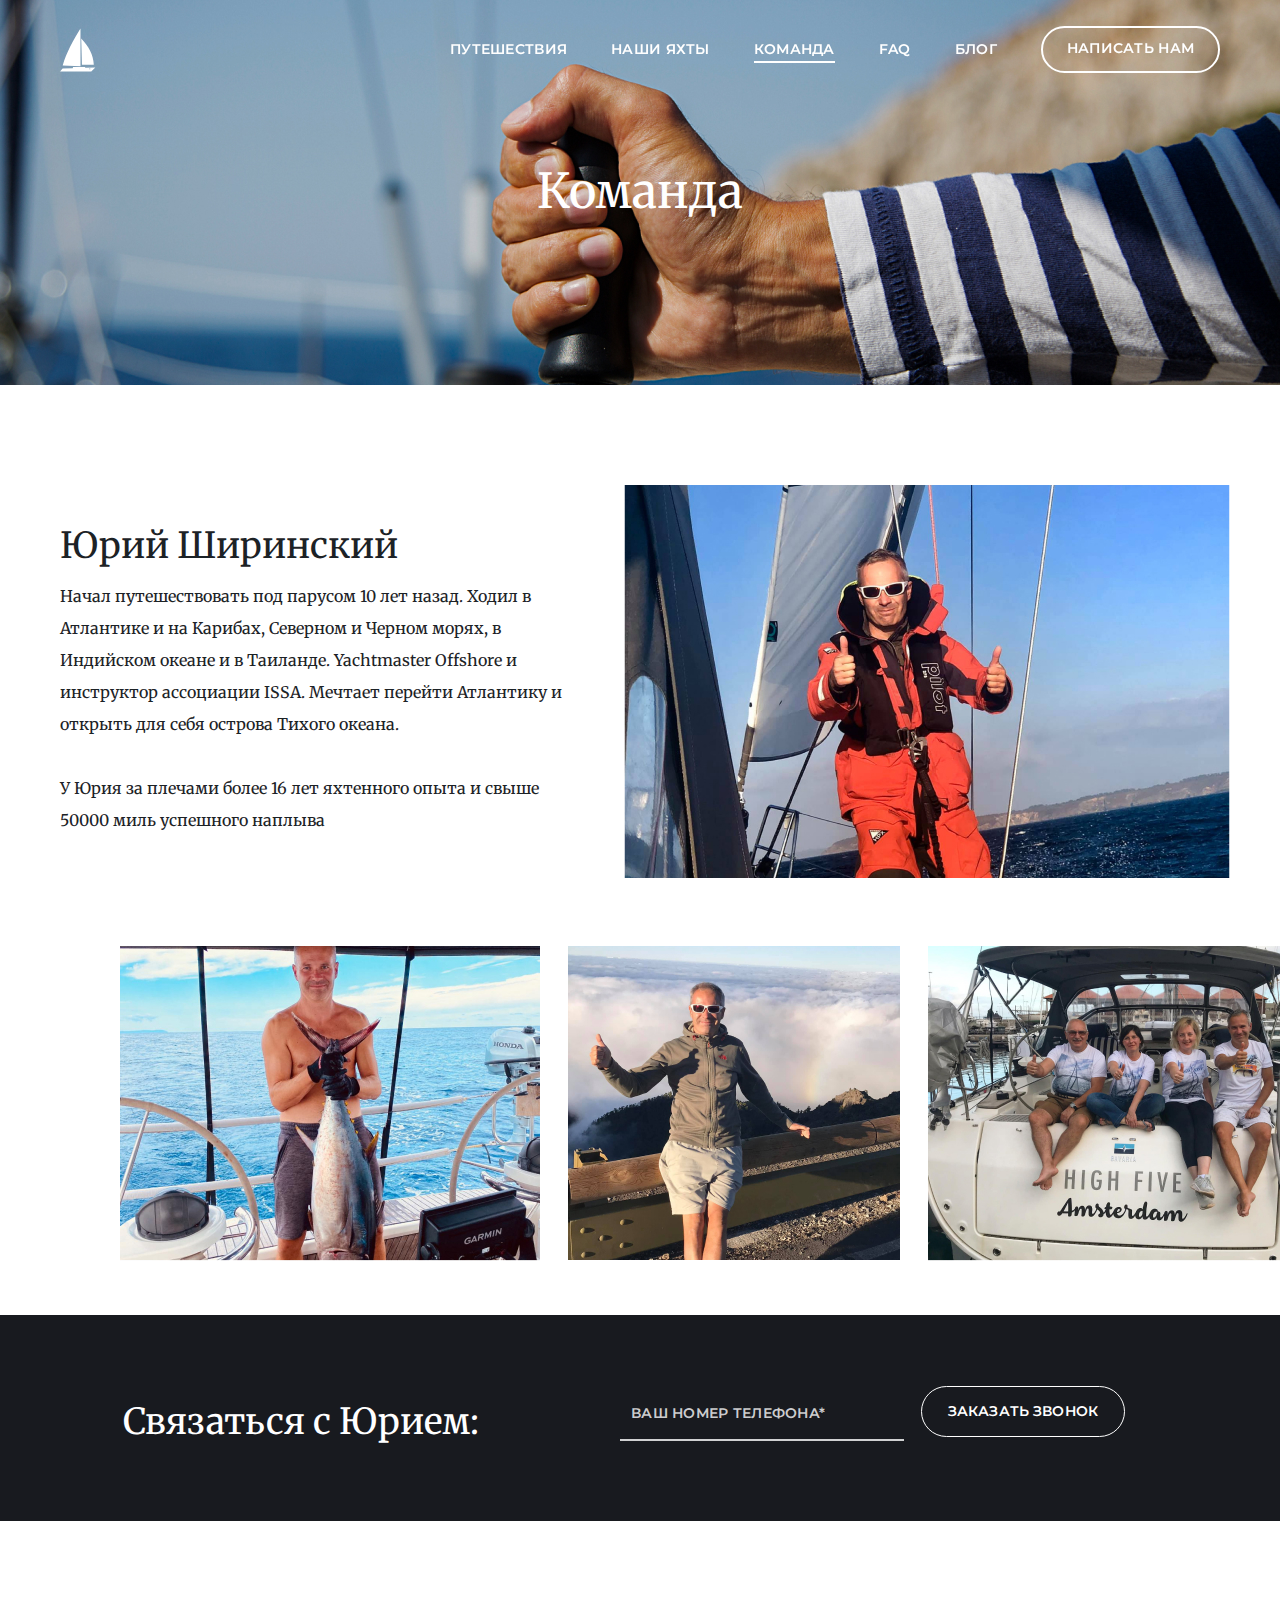
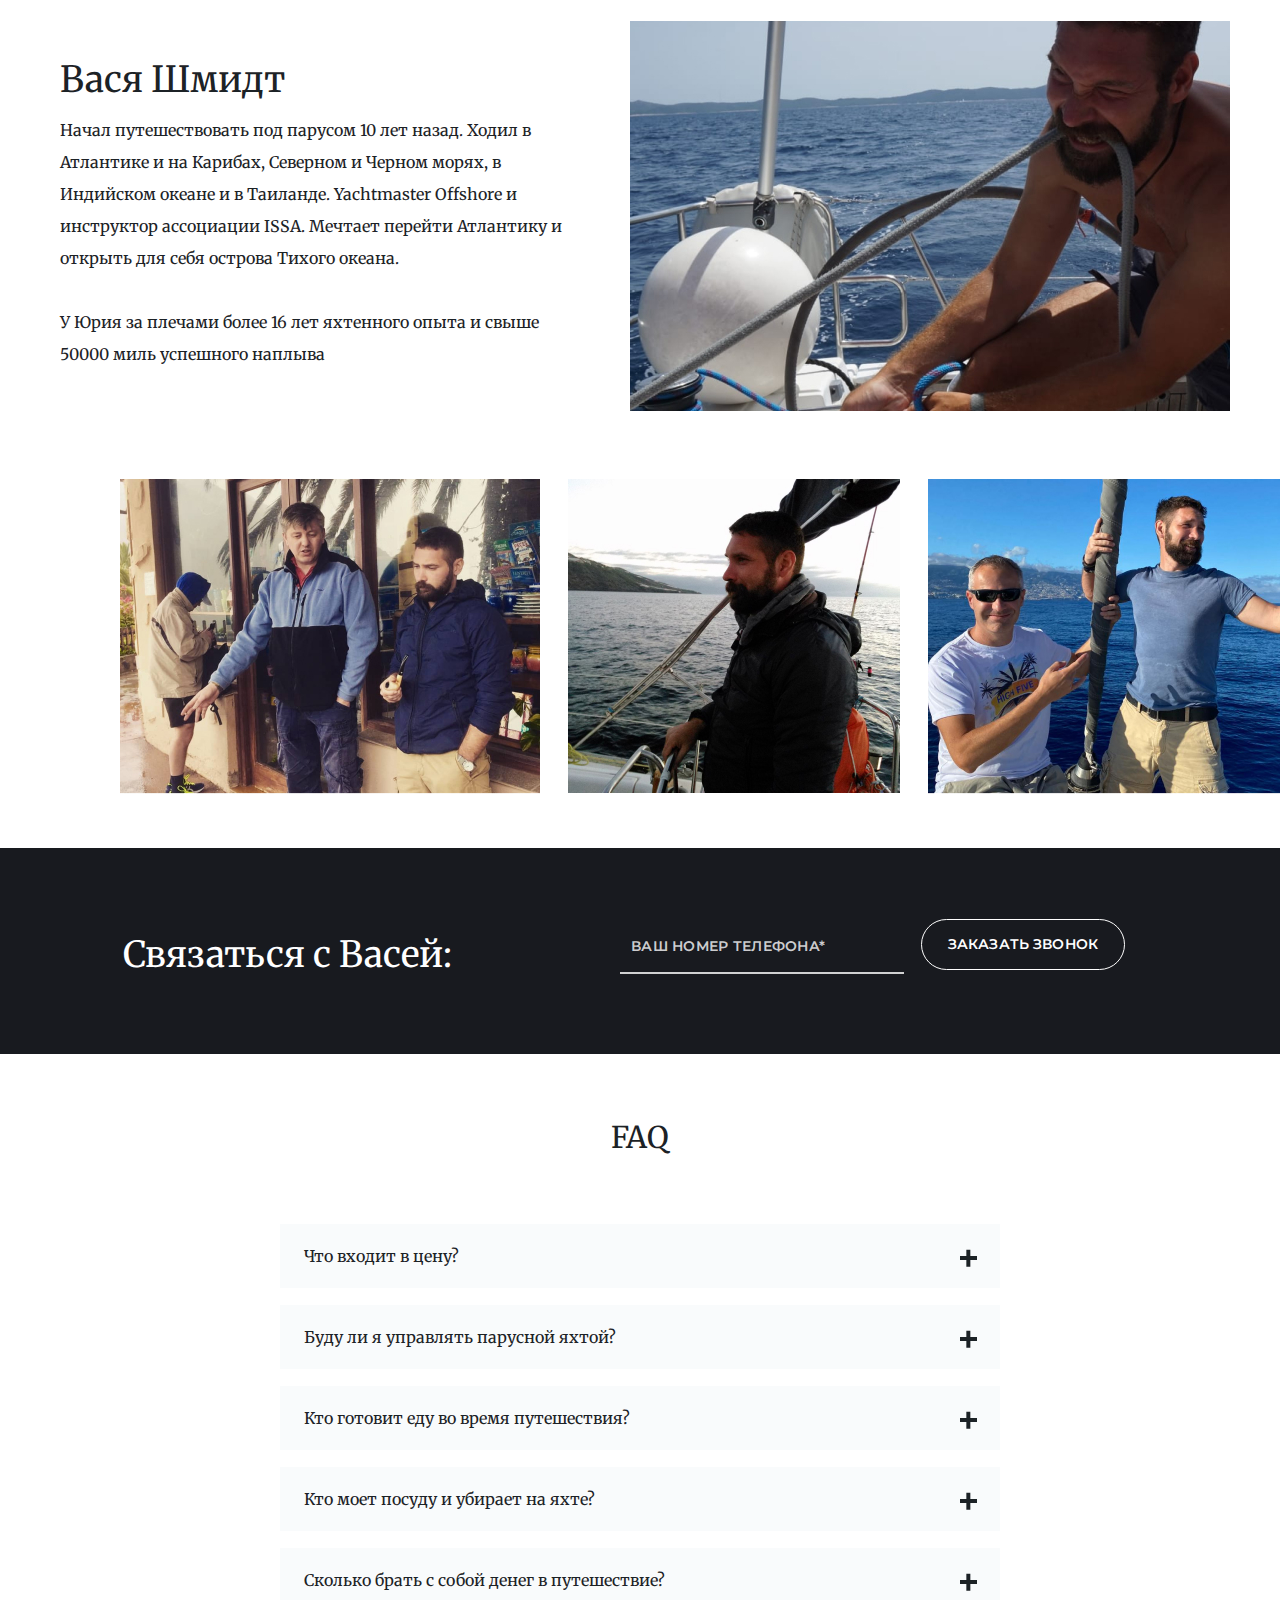
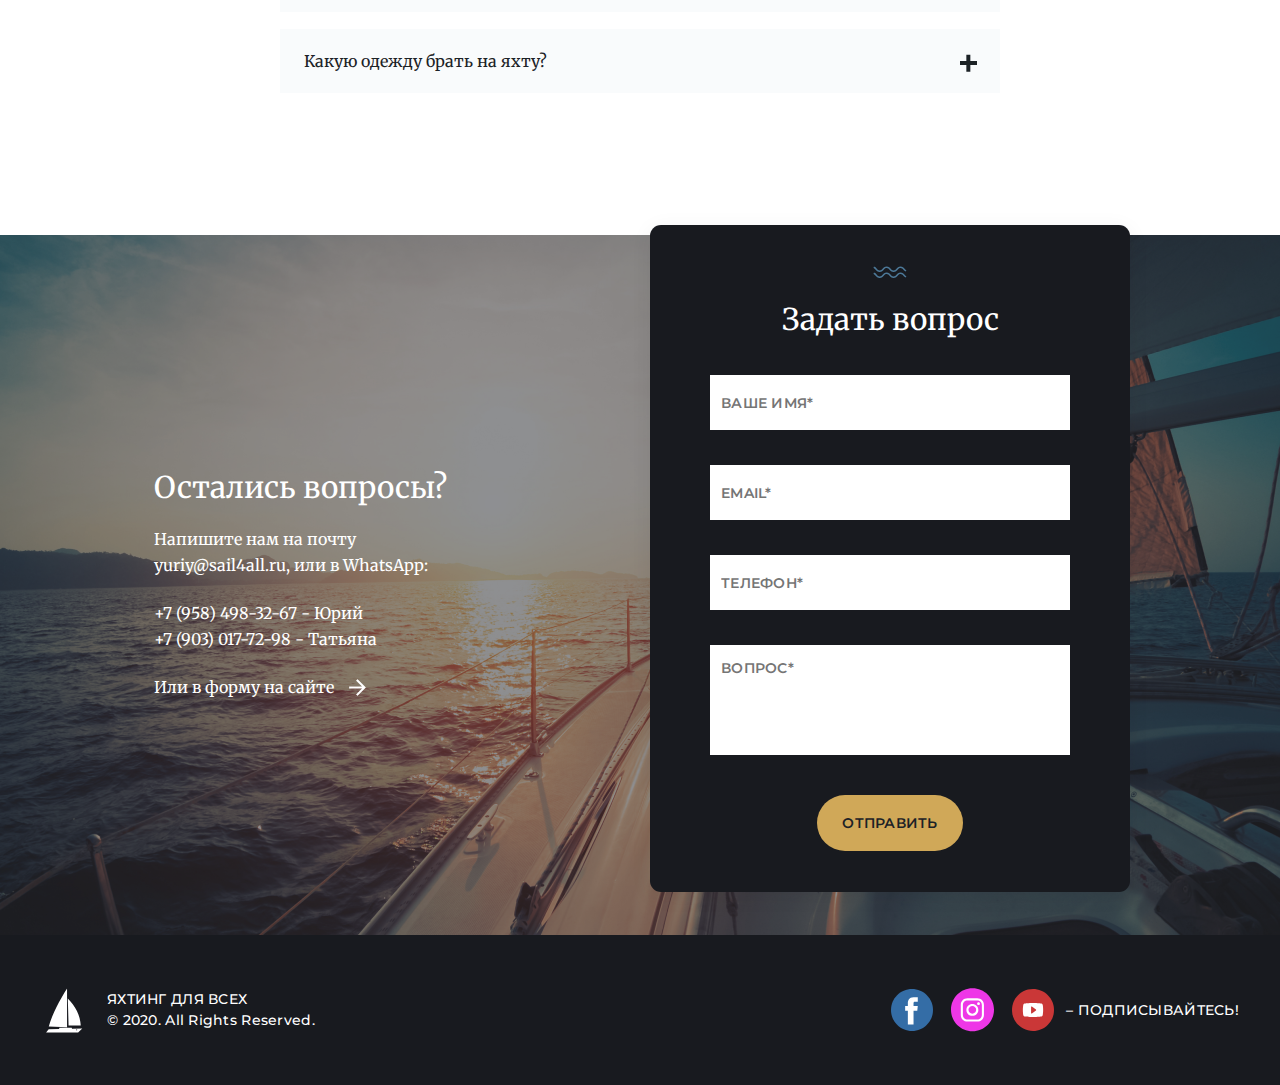
<file: team.html>
<!DOCTYPE html>
<html>
<head>
	<meta charset="UTF-8">
	<title>Команда</title>
	<meta name="viewport" content="width=device-width, initial-scale=1.0">
	<link href="css/style.css" rel="stylesheet" type="text/css"/>
	<link rel="preconnect" href="https://fonts.gstatic.com">
	<link href="https://fonts.googleapis.com/css2?family=Merriweather:ital@0;1&family=Montserrat:wght@400;500;600;700&display=swap" rel="stylesheet">
</head>
<body>
	<div class="wrapper">
		<div class="header">
			<div class="container">
				<div class="header-body">
					<a href="index.html" class="header-logo">
						<img class="header-logo-img" src="img/image1.svg">
					</a>
					<div class="header-burger">
						<span></span>
					</div>
					<nav class="header-menu">
						<ul class="header-list">
							<li><a href="travelings.html" class="header-link">Путешествия</a></li>
							<li><a href="ourships.html" class="header-link link1">Наши яхты</a></li>
							<li><a href="team.html" class="header-link link44">Команда</a></li>
							<li><a href="#" class="header-link link1">FAQ</a></li>
							<li><a href="blog.html" class="header-link">Блог</a></li>
							<li><a href="#" class="header-link link5">Написать нам</a></li>
						</ul>
						<div class="header-link-bottom">
							<div>ЯХТИНГ ДЛЯ ВСЕХ</div>
							<div>© 2020. All Rights Reserved.</div>
						</div>
					</nav>
				</div>
			</div>
		</div>
		<div class="header-photo3">
			
			<div class="header-content-text3">Команда</div>
		</div>
		
		
			<div class="container">
				<div class="shipshigh">
					<div class="shipshigh-item">
						<div class="shipshigh-item-text">
							<h2>Юрий Ширинский</h2>
							
							<p class="shipshigh-item-text-name-tex">Начал путешествовать под парусом 10 лет назад. Ходил в Атлантике и на Карибах, Северном и Черном морях, в Индийском океане и в Таиланде. Yachtmaster Offshore и инструктор ассоциации ISSA. Мечтает перейти Атлантику и открыть для себя острова Тихого океана. <br> <br> У Юрия за плечами более 16 лет яхтенного опыта и свыше 50000 миль успешного наплыва</p>
						</div>
					</div>
					<div class="shipshigh-item">
						<div class="shipshigh-item-img">
							<img src="img/team/people/1.jpg" alt="">
						</div>
					</div>
					
				</div>
				<div class="slider-place-three">
					<div id="reviewsSlider">
						<div class="slider-place-three-img">
							<img class="slider-place-three-img-one" src="img/team/people/slider1/1.jpg" alt="">
						</div>
						<div class="slider-place-three-img">
							<img class="slider-place-three-img-two" src="img/team/people/slider1/2.jpg" alt="">
						</div>
						<div class="slider-place-three-img">
							<img class="slider-place-three-img-two" src="img/team/people/slider1/3.jpg" alt="">
						</div>
						<div class="slider-place-three-img">
							<img class="slider-place-three-img-one" src="img/team/people/slider1/4.jpg" alt="">
						</div>
						
						
					</div>
					
				</div>
			</div>
			
			<div class="blaccol">
				<div class="container">
					<div class="connect">
						<div class="connect-item">
							<h2>Связаться с Юрием:</h2>
						</div>
						<div class="connect-item">
							<input type="text" name="name" placeholder="Ваш номер телефона*" class="form-control form-controlone">
							<div class="title-two-place connect-btn">Заказать звонок</div>
						</div>
					</div>
				</div>
			</div>
	
			<div class="container">
				<div class="shipshigh">
					<div class="shipshigh-item">
						<div class="shipshigh-item-text">
							<h2>Вася Шмидт</h2>
							
							<p class="shipshigh-item-text-name-tex">Начал путешествовать под парусом 10 лет назад. Ходил в Атлантике и на Карибах, Северном и Черном морях, в Индийском океане и в Таиланде. Yachtmaster Offshore и инструктор ассоциации ISSA. Мечтает перейти Атлантику и открыть для себя острова Тихого океана. <br> <br> У Юрия за плечами более 16 лет яхтенного опыта и свыше 50000 миль успешного наплыва</p>
						</div>
					</div>
					<div class="shipshigh-item">
						<div class="shipshigh-item-img">
							<img src="img/team/people/2.jpg" alt="">
						</div>
					</div>
					
				</div>
				<div class="slider-place-three">
					<div id="reviewsSlidertwo">
						<div class="slider-place-three-img">
							<img class="slider-place-three-img-one" src="img/team/people/slider2/1.jpg" alt="">
						</div>
						<div class="slider-place-three-img">
							<img class="slider-place-three-img-two" src="img/team/people/slider2/2.jpg" alt="">
						</div>
						<div class="slider-place-three-img">
							<img class="slider-place-three-img-two" src="img/team/people/slider2/3.jpg" alt="">
						</div>
						<div class="slider-place-three-img">
							<img class="slider-place-three-img-one" src="img/team/people/slider2/4.jpg" alt="">
						</div>
						
						
					</div>
					
				</div>
			</div>
			
			<div class="blaccol">
				<div class="container">
					<div class="connect">
						<div class="connect-item">
							<h2>Связаться с Васей:</h2>
						</div>
						<div class="connect-item">
							<input type="text" name="name" placeholder="Ваш номер телефона*" class="form-control form-controlone">
							<div class="title-two-place connect-btn">Заказать звонок</div>
						</div>
					</div>
				</div>
			</div>
		
		
		<div class="container">
			<div class="content-block-six block-one">
				<div class="four-string">FAQ</div>
				<div class="content-block-six-item">
					<div class="content-block-six-title">Что входит в цену?</div>
					<div class="content-block-six-text">Если у вас есть желание, я готов обучать вас во время путешествия. Если нет желания, смотрите как управляют яхтой другие участники, возможно позже вы тоже захотите стать к штурвалу.</div>
				</div>
				<div class="content-block-six-item">
					<div class="content-block-six-title">Буду ли я  управлять парусной яхтой?</div>
					<div class="content-block-six-text">Если у вас есть желание, я готов обучать вас во время путешествия. Если нет желания, смотрите как управляют яхтой другие участники, возможно позже вы тоже захотите стать к штурвалу.</div>
				</div>
				<div class="content-block-six-item">
					<div class="content-block-six-title">Кто готовит еду во время путешествия?</div>
					<div class="content-block-six-text">Если у вас есть желание, я готов обучать вас во время путешествия. Если нет желания, смотрите как управляют яхтой другие участники, возможно позже вы тоже захотите стать к штурвалу.</div>
				</div>
				<div class="content-block-six-item">
					<div class="content-block-six-title">Кто моет посуду и убирает на яхте?</div>
					<div class="content-block-six-text">Если у вас есть желание, я готов обучать вас во время путешествия. Если нет желания, смотрите как управляют яхтой другие участники, возможно позже вы тоже захотите стать к штурвалу.</div>
				</div>
				<div class="content-block-six-item">
					<div class="content-block-six-title">Сколько брать с собой денег в путешествие?</div>
					<div class="content-block-six-text">Если у вас есть желание, я готов обучать вас во время путешествия. Если нет желания, смотрите как управляют яхтой другие участники, возможно позже вы тоже захотите стать к штурвалу.</div>
				</div>
				<div class="content-block-six-item">
					<div class="content-block-six-title">Какую одежду брать на яхту?</div>
					<div class="content-block-six-text">Если у вас есть желание, я готов обучать вас во время путешествия. Если нет желания, смотрите как управляют яхтой другие участники, возможно позже вы тоже захотите стать к штурвалу.</div>
				</div>
	
			</div>
		</div>
		</div>
	
	
		<div class="contact-form-background">
			<div class="container">
				<div class="content-block-seven">
					<div class="content-block-seven-one">
						<div class="five-string-one">Остались вопросы?</div>
						<div class="five-string-two">Напишите нам на почту</div>
						<div class="five-string-three"><a href="#" class="string-hover">yuriy@sail4all.ru</a>, или в WhatsApp:</div>
						<div class="five-string-two"><a href="#" class="string-hover">+7 (958) 498-32-67</a> - Юрий</div>
						<div class="five-string-three"><a href="#" class="string-hover">+7 (903) 017-72-98</a> - Татьяна</div>
						<div class="five-string-two">Или в форму на сайте</div>
						<img class="content-block-seven-img" src="img/image25.png">
					</div>
					<div class="contact-form">
						<img src="img/image38.svg">
						<img src="img/image38.svg">
						<div class="sixe-string">Задать вопрос</div>
						<input type="text" name="name" placeholder="ВАШЕ ИМЯ*" class="form-control">
						<input type="email" name="email" placeholder="EMAIL*" class="form-control">
						<input type="tel" name="tel" placeholder="ТЕЛЕФОН*" class="form-control">
						<textarea name="message" placeholder="ВОПРОС*" class="place-for-mess"></textarea>
						<button type="button" class="contact-menu-button">Отправить</button>
					</div>
				</div>
			</div>
		</div>
	
		<div class="footer">
			<div class="container">
				<div class="footer-body">
					<div class="footer-item-one">
						<img src="img/image1.svg">
						<div class="six-string" >
							<div>ЯХТИНГ ДЛЯ ВСЕХ</div>
							<div>© 2020. All Rights Reserved.</div>
						</div>
					</div>
					<div class="footer-item-two">
						<div class="icons-social-network-place-two">
							<a href="#">
								<img class="icons-social-F" src="img/image26.svg">
							</a>
							<a href="#">
								<img class="icons-social-F" src="img/image27.svg">
							</a>
							<a href="#">
								<img src="img/image30.svg">
							</a>
							<div class="icons-social-network-title"> – ПОДПИСЫВАЙТЕСЬ!</div>
						</div>
	
					</div>
					<div class="footer-item-two item-two2">
						<div class="icons-social-network-place-two">
							<a href="#">
								<img class="icons-social-F" src="img/image26.svg">
							</a>
							<a href="#">
								<img class="icons-social-F" src="img/image27.svg">
							</a>
							<a href="#">
								<img src="img/image30.svg">
							</a>
							<div class="icons-social-network-title"> – ПОДПИСЫВАЙТЕСЬ!</div>
						</div>
	
					</div>
					<div class="footer-item-one item-one1">
						<img class="footer-item-img" src="img/image1.svg">
						<div class="six-string" >
							<div>ЯХТИНГ ДЛЯ ВСЕХ</div>
							<div>© 2020. All Rights Reserved.</div>
						</div>
					</div>
	
					
				</div>
			</div>	
		</div>

	<script
  		src="https://code.jquery.com/jquery-3.5.1.min.js"
  		integrity="sha256-9/aliU8dGd2tb6OSsuzixeV4y/faTqgFtohetphbbj0="
  		crossorigin="anonymous"></script>
  	<script src="js/script.js"></script>
  	<script src="js/slick.js"></script>
</body>
</file>
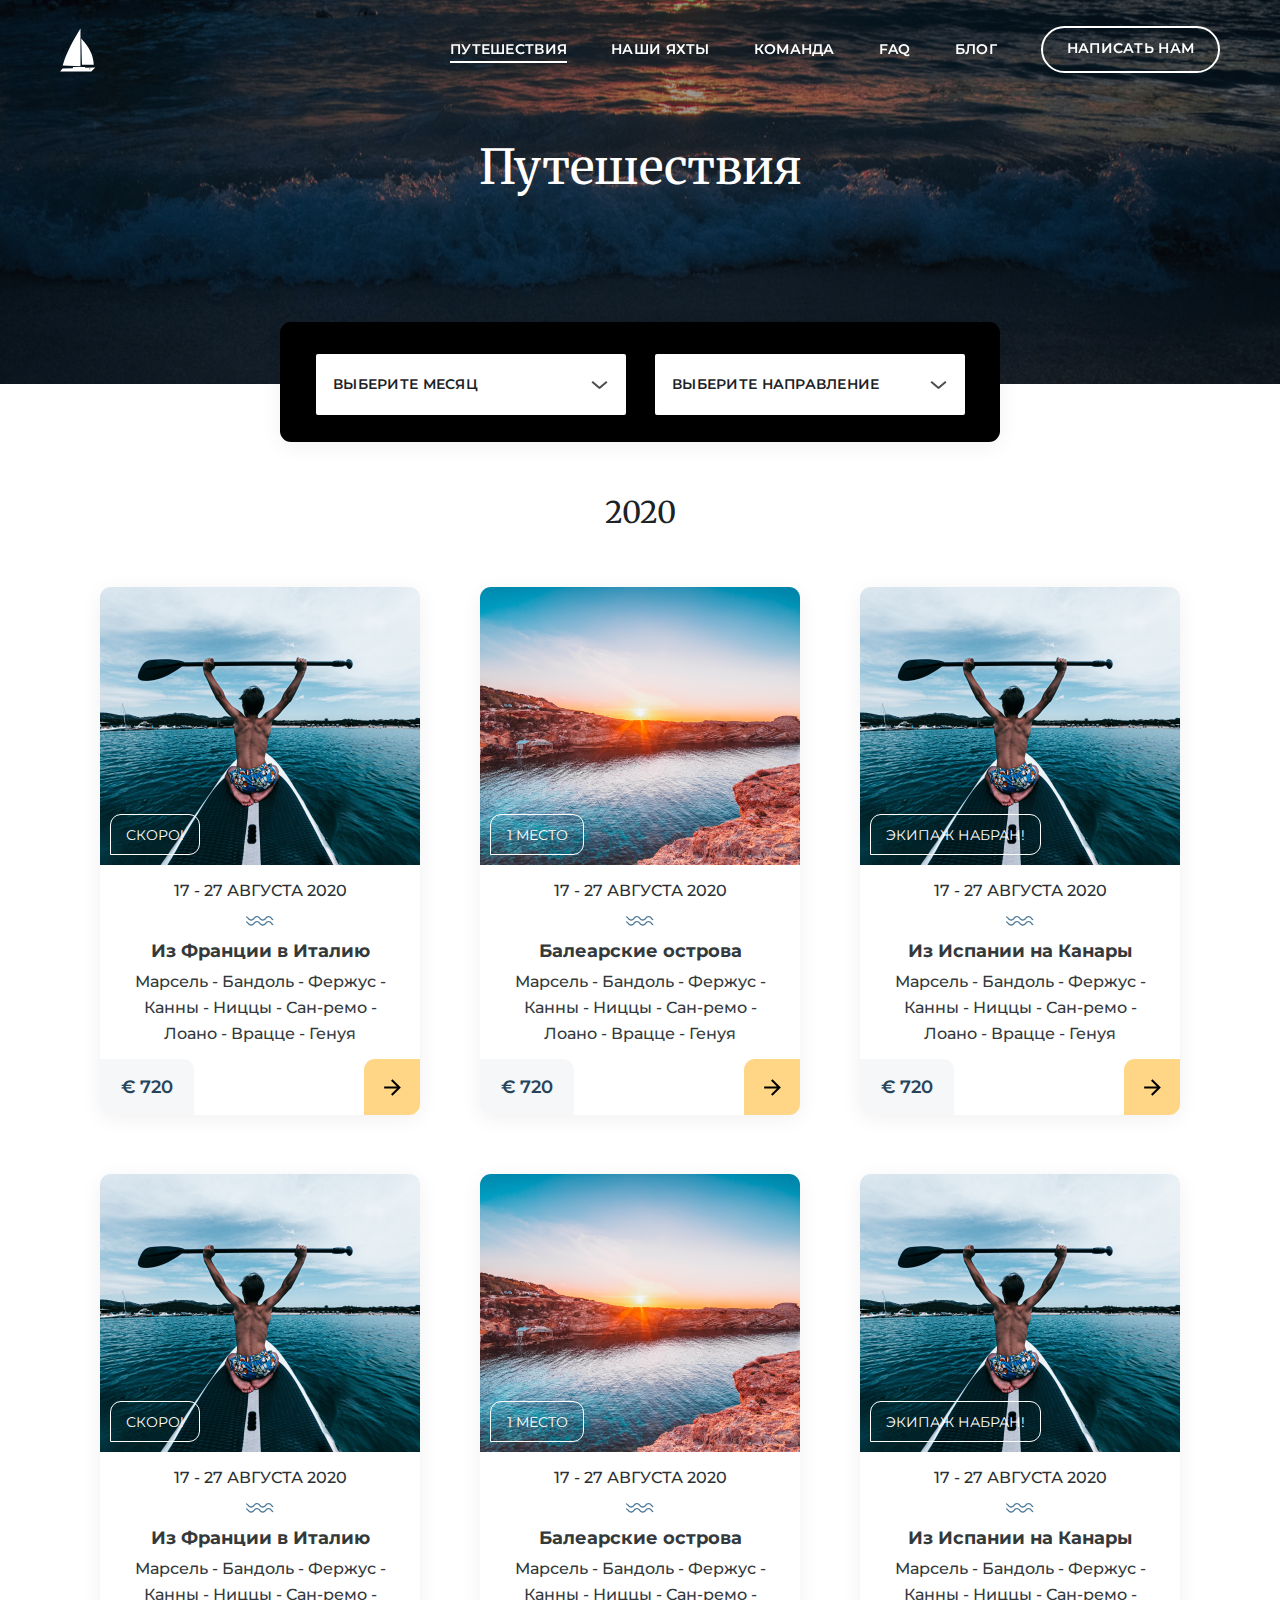
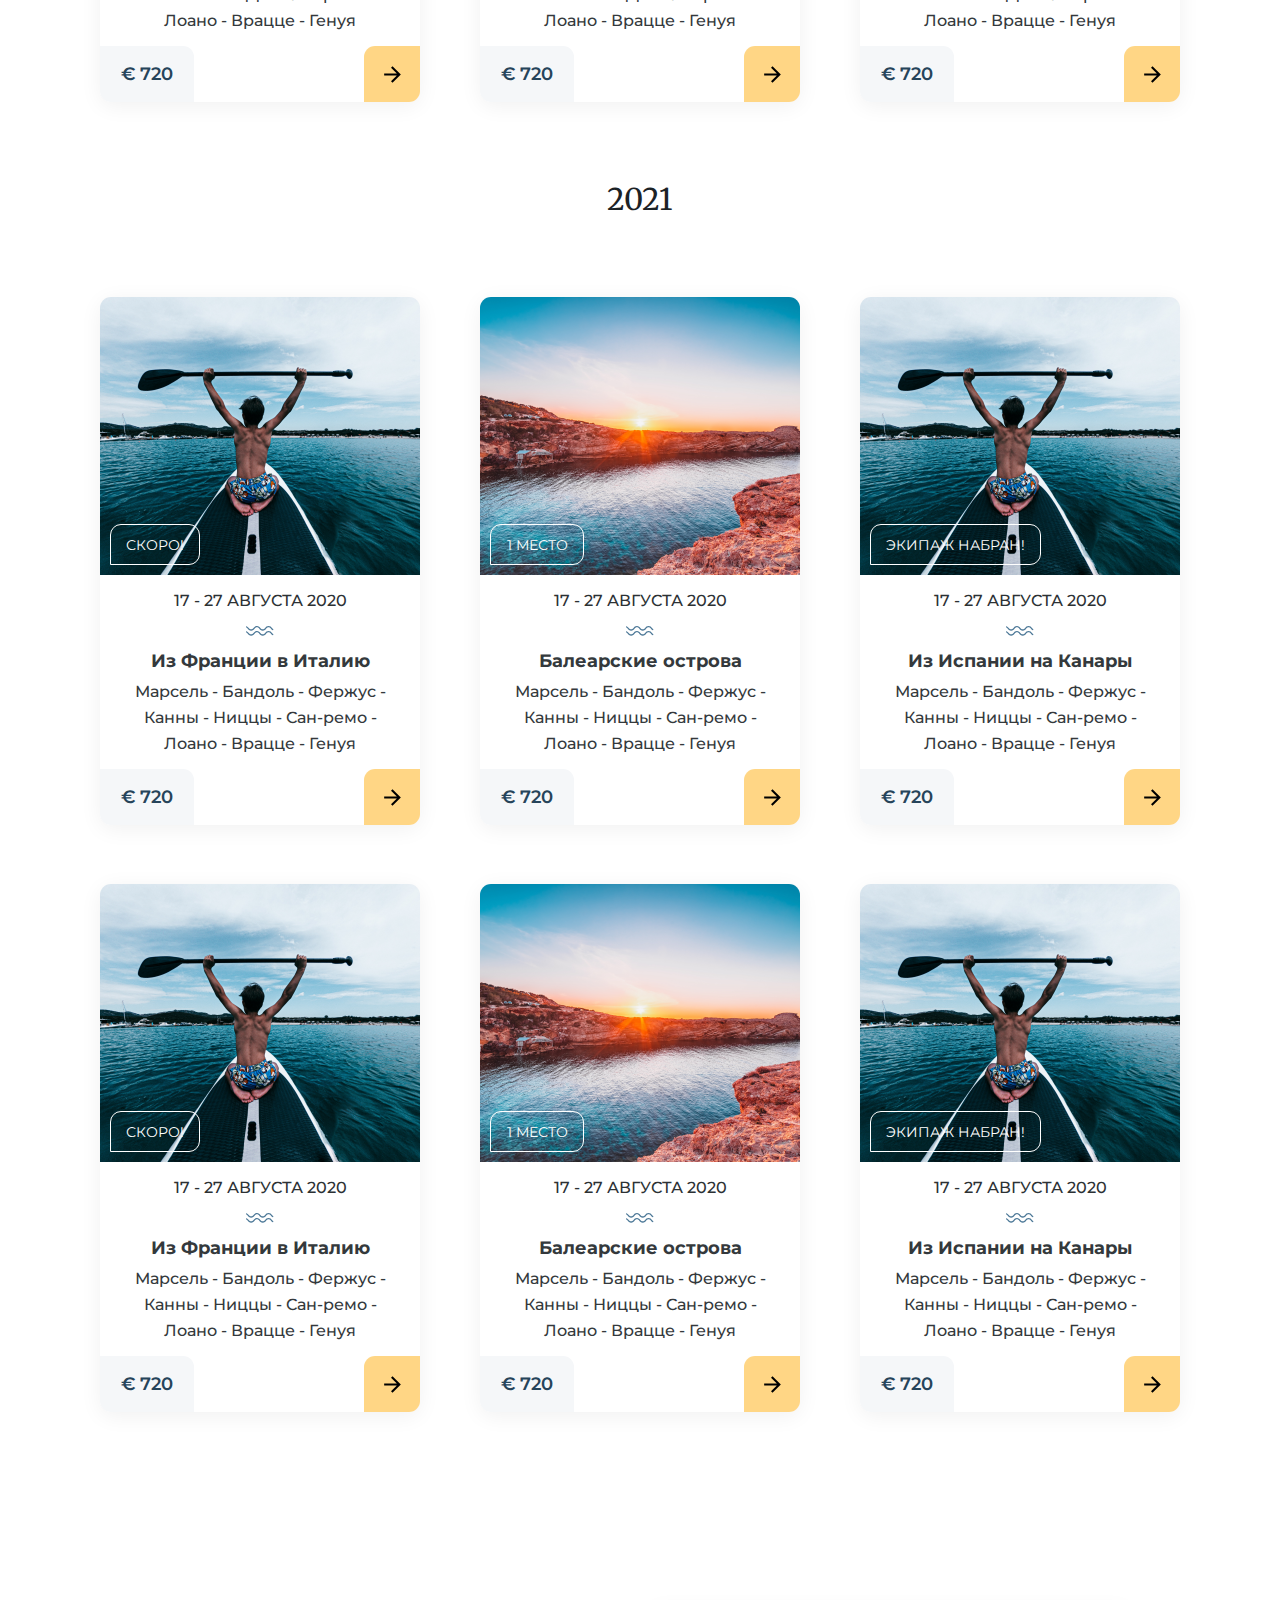
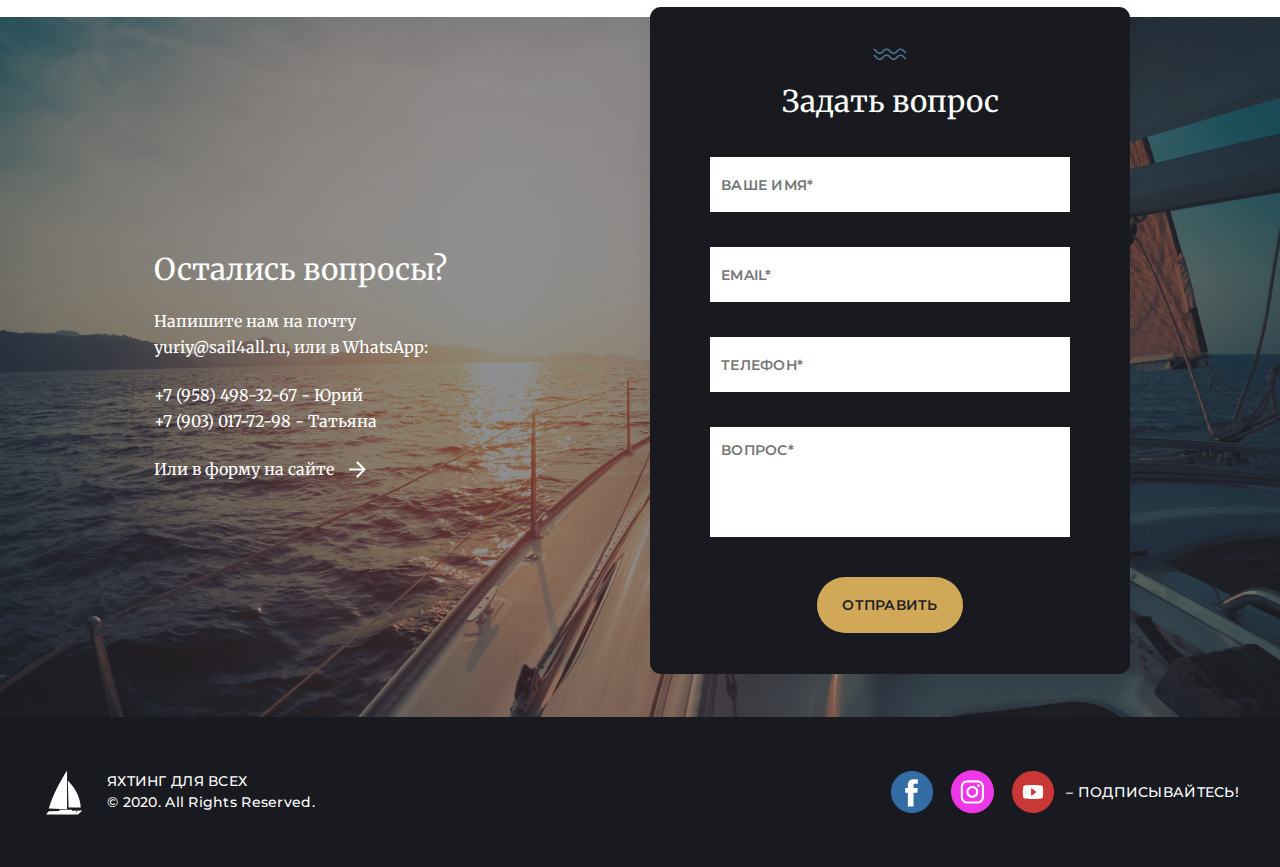
<file: travelings.html>
<!DOCTYPE html>
<html lang="en">
<head>
	<meta charset="UTF-8">
	<meta name="viewport" content="width=device-width">
	<title>Путешествия</title>
	<link href="css/style.css" rel="stylesheet" type="text/css"/>
	<link href="https://fonts.googleapis.com/css2?family=Merriweather:ital@0;1&family=Montserrat:wght@400;500;600;700&display=swap" rel="stylesheet">
</head>
<body>
	<div class="wrapper">
		<div class="header">
			<div class="container">
				<div class="header-body">
					<a href="index.html" class="header-logo">
						<img class="header-logo-img" src="img/image1.svg">
					</a>
					<div class="header-burger">
						<span></span>
					</div>
					<nav class="header-menu">
						<ul class="header-list">
							<li><a href="travelings.html" class="header-link2">Путешествия</a></li>
							<li><a href="OurShips.html" class="header-link link1">Наши яхты</a></li>
							<li><a href="team.html" class="header-link">Команда</a></li>
							<li><a href="#" class="header-link link1">FAQ</a></li>
							<li><a href="blog.html" class="header-link">Блог</a></li>
							<li><a href="#" class="header-link link5">Написать нам</a></li>
						</ul>
						<div class="header-link-bottom">
							<div>ЯХТИНГ ДЛЯ ВСЕХ</div>
							<div>© 2020. All Rights Reserved.</div>
						</div>
					</nav>
				</div>
			</div>
		</div>
		<div class="header-photo-two">
			<div class="header-content-text class2">Путешествия</div>
			<div class="tabs-platform">
				<div class="tabs-platform-item-one">
					<div class="tabs-platform-item-title">ВЫБЕРИТЕ МЕСЯЦ</div>
					<div class="tabs-platform-item-one-content">
						<div class="tabs-platform-item-one-content-body">
							<div class="slider-two">
								<div class="slider-item-date">
									<img class="slider-item-date-img" src="img/image43.png">
								</div>
								<div class="slider-item-date">
									<img class="slider-item-date-img" src="img/image44.png">
								</div>
							</div>
							<div class="item-one-content-rows content-rows-class">
								<div class="item-one-content-row">
									<div class="item-one-content-row-item">ЯНВАРЬ</div>
									<div class="item-one-content-row-item">ФЕВРАЛЬ</div>
									<div class="item-one-content-row-item">МАРТ</div>
								</div>
								<div class="item-one-content-row">
									<div class="item-one-content-row-item">АПРЕЛЬ</div>
									<div class="item-one-content-row-item">МАЙ</div>
									<div class="item-one-content-row-item">ИЮНЬ</div>
								</div>
								<div class="item-one-content-row">
									<div class="item-one-content-row-item">ИЮЛЬ</div>
									<div class="item-one-content-row-item">АВГУСТ</div>
									<div class="item-one-content-row-item">СЕНТЯБРЬ</div>
								</div>
								<div class="item-one-content-row">
									<div class="item-one-content-row-item">ОКТЯБРЬ</div>
									<div class="item-one-content-row-item">НОЯБРЬ</div>
									<div class="item-one-content-row-item">ДЕКАБРЬ</div>
								</div>
							</div>
							<div class="two-content-item-second">ЛЮБОЕ МЕСЯЦ</div>
						</div>
					</div>
				</div>

				<div class="tabs-platform-item-two">
					<div class="tabs-platform-item-title">ВЫБЕРИТЕ НАПРАВЛЕНИЕ</div>
					<div class="tabs-platform-item-two-content">
						<div class="tabs-platform-item-two-content-body content-item-class">
							<div class="two-content-item">КАНАРСКИЕ ОСТРОВА</div>
							<div class="two-content-item">БАЛЕАРСКИЕ ОСТРОВА</div>
							<div class="two-content-item">ФРАНЦИЯ</div>
							<div class="two-content-item">ИТАЛИЯ</div>
							<div class="two-content-item">ИСПАНИЯ</div>
							<div class="two-content-item">МОРОККО</div>
							<div class="two-content-item-second">ЛЮБОЕ НАПРАВЛНИЕ</div>
						</div>
					</div>
				</div>
			</div>
		</div>
		<div class="cont-row">2020</div>
		<div class="container">
				<div class="content-block-one">
						<div class="content-icons-block-place">
						<div class="content-icons-block">
							<a href="tour.html" class="content-icon content-icon1">
								<img class="content-icon-image-one" src="img/image4.png">
								<div class="content-icon-image-plate">СКОРО!</div>
								<div class="content-icon-information">
									<div class="string-one">17  - 27 АВГУСТА 2020</div>
									<img src="img/image6.svg">
									<img src="img/image6.svg">
									<div class="string-two">Из Франции в Италию</div>
									<div class="string-three">Марсель - Бандоль - Фержус -</div>
									<div class="string-three">Канны - Ниццы - Сан-ремо -</div>
									<div class="string-three">Лоано - Врацце - Генуя</div>
								</div>
								<div class="content-icon-bottom-information">
									<div class="bottom-information-button-left">€ 720</div>
									<div class="bottom-information-button-right">
										<img src="img/image7.svg">
									</div>
								</div>
							</a>
							<a href="tour.html" class="content-icon content-icon2">
								<img class="content-icon-image-one" src="img/image5.png">
								<div class="content-icon-image-plate two">1 МЕСТО</div>
								<div class="content-icon-information">
									<div class="string-one">17  - 27 АВГУСТА 2020</div>
									<img src="img/image6.svg">
									<img src="img/image6.svg">
									<div class="string-two">Балеарские острова</div>
									<div class="string-three">Марсель - Бандоль - Фержус -</div>
									<div class="string-three">Канны - Ниццы - Сан-ремо -</div>
									<div class="string-three">Лоано - Врацце - Генуя</div>
								</div>
								<div class="content-icon-bottom-information">
									<div class="bottom-information-button-left">€ 720</div>
									<div class="bottom-information-button-right">
										<img src="img/image7.svg">
									</div>
								</div>
							</a>
							<a href="tour.html" class="content-icon content-icon3">
								<img class="content-icon-image-one" src="img/image4.png">
								<div class="content-icon-image-plate three">ЭКИПАЖ НАБРАН!</div>
								<div class="content-icon-information">
									<div class="string-one">17  - 27 АВГУСТА 2020</div>
									<img src="img/image6.svg">
									<img src="img/image6.svg">
									<div class="string-two">Из Испании на Канары</div>
									<div class="string-three">Марсель - Бандоль - Фержус -</div>
									<div class="string-three">Канны - Ниццы - Сан-ремо -</div>
									<div class="string-three">Лоано - Врацце - Генуя</div>
								</div>
								<div class="content-icon-bottom-information">
									<div class="bottom-information-button-left">€ 720</div>
									<div class="bottom-information-button-right">
										<img src="img/image7.svg">
									</div>
								</div>
							</a>
						</div>
					</div>

				</div>
			</div>
			<div class="cont-row1"></div>
			<div class="container">
				<div class="content-block-one">
						<div class="content-icons-block-place">
						<div class="content-icons-block">
							<a href="tour.html" class="content-icon content-icon1">
								<img class="content-icon-image-one" src="img/image4.png">
								<div class="content-icon-image-plate">СКОРО!</div>
								<div class="content-icon-information">
									<div class="string-one">17  - 27 АВГУСТА 2020</div>
									<img src="img/image6.svg">
									<img src="img/image6.svg">
									<div class="string-two">Из Франции в Италию</div>
									<div class="string-three">Марсель - Бандоль - Фержус -</div>
									<div class="string-three">Канны - Ниццы - Сан-ремо -</div>
									<div class="string-three">Лоано - Врацце - Генуя</div>
								</div>
								<div class="content-icon-bottom-information">
									<div class="bottom-information-button-left">€ 720</div>
									<div class="bottom-information-button-right">
										<img src="img/image7.svg">
									</div>
								</div>
							</a>
							<a href="tour.html" class="content-icon content-icon2">
								<img class="content-icon-image-one" src="img/image5.png">
								<div class="content-icon-image-plate two">1 МЕСТО</div>
								<div class="content-icon-information">
									<div class="string-one">17  - 27 АВГУСТА 2020</div>
									<img src="img/image6.svg">
									<img src="img/image6.svg">
									<div class="string-two">Балеарские острова</div>
									<div class="string-three">Марсель - Бандоль - Фержус -</div>
									<div class="string-three">Канны - Ниццы - Сан-ремо -</div>
									<div class="string-three">Лоано - Врацце - Генуя</div>
								</div>
								<div class="content-icon-bottom-information">
									<div class="bottom-information-button-left">€ 720</div>
									<div class="bottom-information-button-right">
										<img src="img/image7.svg">
									</div>
								</div>
							</a>
							<a href="tour.html" class="content-icon content-icon3">
								<img class="content-icon-image-one" src="img/image4.png">
								<div class="content-icon-image-plate three">ЭКИПАЖ НАБРАН!</div>
								<div class="content-icon-information">
									<div class="string-one">17  - 27 АВГУСТА 2020</div>
									<img src="img/image6.svg">
									<img src="img/image6.svg">
									<div class="string-two">Из Испании на Канары</div>
									<div class="string-three">Марсель - Бандоль - Фержус -</div>
									<div class="string-three">Канны - Ниццы - Сан-ремо -</div>
									<div class="string-three">Лоано - Врацце - Генуя</div>
								</div>
								<div class="content-icon-bottom-information">
									<div class="bottom-information-button-left">€ 720</div>
									<div class="bottom-information-button-right">
										<img src="img/image7.svg">
									</div>
								</div>
							</a>
						</div>
					</div>

				</div>
			</div>
			<div class="cont-row2">2021</div>
			<div class="container">
				<div class="content-block-one">
						<div class="content-icons-block-place">
						<div class="content-icons-block">
							<a href="tour.html" class="content-icon content-icon1">
								<img class="content-icon-image-one" src="img/image4.png">
								<div class="content-icon-image-plate">СКОРО!</div>
								<div class="content-icon-information">
									<div class="string-one">17  - 27 АВГУСТА 2020</div>
									<img src="img/image6.svg">
									<img src="img/image6.svg">
									<div class="string-two">Из Франции в Италию</div>
									<div class="string-three">Марсель - Бандоль - Фержус -</div>
									<div class="string-three">Канны - Ниццы - Сан-ремо -</div>
									<div class="string-three">Лоано - Врацце - Генуя</div>
								</div>
								<div class="content-icon-bottom-information">
									<div class="bottom-information-button-left">€ 720</div>
									<div class="bottom-information-button-right">
										<img src="img/image7.svg">
									</div>
								</div>
							</a>
							<a href="tour.html" class="content-icon content-icon2">
								<img class="content-icon-image-one" src="img/image5.png">
								<div class="content-icon-image-plate two">1 МЕСТО</div>
								<div class="content-icon-information">
									<div class="string-one">17  - 27 АВГУСТА 2020</div>
									<img src="img/image6.svg">
									<img src="img/image6.svg">
									<div class="string-two">Балеарские острова</div>
									<div class="string-three">Марсель - Бандоль - Фержус -</div>
									<div class="string-three">Канны - Ниццы - Сан-ремо -</div>
									<div class="string-three">Лоано - Врацце - Генуя</div>
								</div>
								<div class="content-icon-bottom-information">
									<div class="bottom-information-button-left">€ 720</div>
									<div class="bottom-information-button-right">
										<img src="img/image7.svg">
									</div>
								</div>
							</a>
							<a href="tour.html" class="content-icon content-icon3">
								<img class="content-icon-image-one" src="img/image4.png">
								<div class="content-icon-image-plate three">ЭКИПАЖ НАБРАН!</div>
								<div class="content-icon-information">
									<div class="string-one">17  - 27 АВГУСТА 2020</div>
									<img src="img/image6.svg">
									<img src="img/image6.svg">
									<div class="string-two">Из Испании на Канары</div>
									<div class="string-three">Марсель - Бандоль - Фержус -</div>
									<div class="string-three">Канны - Ниццы - Сан-ремо -</div>
									<div class="string-three">Лоано - Врацце - Генуя</div>
								</div>
								<div class="content-icon-bottom-information">
									<div class="bottom-information-button-left">€ 720</div>
									<div class="bottom-information-button-right">
										<img src="img/image7.svg">
									</div>
								</div>
							</a>
						</div>
					</div>

				</div>
			</div>
			<div class="cont-row1"></div>
			<div class="container">
				<div class="content-block-one">
						<div class="content-icons-block-place">
						<div class="content-icons-block">
							<a href="tour.html" class="content-icon content-icon1">
								<img class="content-icon-image-one" src="img/image4.png">
								<div class="content-icon-image-plate">СКОРО!</div>
								<div class="content-icon-information">
									<div class="string-one">17  - 27 АВГУСТА 2020</div>
									<img src="img/image6.svg">
									<img src="img/image6.svg">
									<div class="string-two">Из Франции в Италию</div>
									<div class="string-three">Марсель - Бандоль - Фержус -</div>
									<div class="string-three">Канны - Ниццы - Сан-ремо -</div>
									<div class="string-three">Лоано - Врацце - Генуя</div>
								</div>
								<div class="content-icon-bottom-information">
									<div class="bottom-information-button-left">€ 720</div>
									<div class="bottom-information-button-right">
										<img src="img/image7.svg">
									</div>
								</div>
							</a>
							<a href="tour.html" class="content-icon content-icon2">
								<img class="content-icon-image-one" src="img/image5.png">
								<div class="content-icon-image-plate two">1 МЕСТО</div>
								<div class="content-icon-information">
									<div class="string-one">17  - 27 АВГУСТА 2020</div>
									<img src="img/image6.svg">
									<img src="img/image6.svg">
									<div class="string-two">Балеарские острова</div>
									<div class="string-three">Марсель - Бандоль - Фержус -</div>
									<div class="string-three">Канны - Ниццы - Сан-ремо -</div>
									<div class="string-three">Лоано - Врацце - Генуя</div>
								</div>
								<div class="content-icon-bottom-information">
									<div class="bottom-information-button-left">€ 720</div>
									<div class="bottom-information-button-right">
										<img src="img/image7.svg">
									</div>
								</div>
							</a>
							<a href="tour.html" class="content-icon content-icon3">
								<img class="content-icon-image-one" src="img/image4.png">
								<div class="content-icon-image-plate three">ЭКИПАЖ НАБРАН!</div>
								<div class="content-icon-information">
									<div class="string-one">17  - 27 АВГУСТА 2020</div>
									<img src="img/image6.svg">
									<img src="img/image6.svg">
									<div class="string-two">Из Испании на Канары</div>
									<div class="string-three">Марсель - Бандоль - Фержус -</div>
									<div class="string-three">Канны - Ниццы - Сан-ремо -</div>
									<div class="string-three">Лоано - Врацце - Генуя</div>
								</div>
								<div class="content-icon-bottom-information">
									<div class="bottom-information-button-left">€ 720</div>
									<div class="bottom-information-button-right">
										<img src="img/image7.svg">
									</div>
								</div>
							</a>
						</div>
					</div>

				</div>
			</div>
			<div class="cont-row3"></div>
			<div class="contact-form-background">
						<div class="container">
							<div class="content-block-seven">
								<div class="content-block-seven-one">
									<div class="five-string-one">Остались вопросы?</div>
									<div class="five-string-two">Напишите нам на почту</div>
									<div class="five-string-three"><a href="#" class="string-hover">yuriy@sail4all.ru</a>, или в WhatsApp:</div>
									<div class="five-string-two"><a href="#" class="string-hover">+7 (958) 498-32-67</a> - Юрий</div>
									<div class="five-string-three"><a href="#" class="string-hover">+7 (903) 017-72-98</a> - Татьяна</div>
									<div class="five-string-two">Или в форму на сайте</div>
									<img class="content-block-seven-img" src="img/image25.png">
								</div>
								<div class="contact-form">
									<img src="img/image38.svg">
									<img src="img/image38.svg">
									<div class="sixe-string">Задать вопрос</div>
									<input type="text" name="name" placeholder="ВАШЕ ИМЯ*" class="form-control">
									<input type="email" name="email" placeholder="EMAIL*" class="form-control">
									<input type="tel" name="tel" placeholder="ТЕЛЕФОН*" class="form-control">
									<textarea name="message" placeholder="ВОПРОС*" class="place-for-mess"></textarea>
									<button type="button" class="contact-menu-button">Отправить</button>
								</div>
							</div>
						</div>
					</div>
					<div class="footer">
						<div class="container">
							<div class="footer-body">
								<div class="footer-item-one">
									<img src="img/image1.svg">
									<div class="six-string" >
										<div>ЯХТИНГ ДЛЯ ВСЕХ</div>
										<div>© 2020. All Rights Reserved.</div>
									</div>
								</div>
								<div class="footer-item-two">
									<div class="icons-social-network-place-two">
										<a href="#">
											<img class="icons-social-F" src="img/image26.svg">
										</a>
										<a href="#">
											<img class="icons-social-F" src="img/image27.svg">
										</a>
										<a href="#">
											<img src="img/image30.svg">
										</a>
										<div class="icons-social-network-title"> – ПОДПИСЫВАЙТЕСЬ!</div>
									</div>

								</div>
								<div class="footer-item-two item-two2">
									<div class="icons-social-network-place-two">
										<a href="#">
											<img class="icons-social-F" src="img/image26.svg">
										</a>
										<a href="#">
											<img class="icons-social-F" src="img/image27.svg">
										</a>
										<a href="#">
											<img src="img/image30.svg">
										</a>
										<div class="icons-social-network-title"> – ПОДПИСЫВАЙТЕСЬ!</div>
									</div>

								</div>
								<div class="footer-item-one item-one1">
									<img class="footer-item-img" src="img/image1.svg">
									<div class="six-string" >
										<div>ЯХТИНГ ДЛЯ ВСЕХ</div>
										<div>© 2020. All Rights Reserved.</div>
									</div>
								</div>

								
							</div>
						</div>	
					</div>

	</div>
	<script
	src="https://code.jquery.com/jquery-3.5.1.min.js"
  		integrity="sha256-9/aliU8dGd2tb6OSsuzixeV4y/faTqgFtohetphbbj0="
  		crossorigin="anonymous"></script>
  	<script src="js/script.js"></script>
  	<script src="js/slick.js"></script>
</body>
</html>
</file>
<file: css/style.css>
@charset "UTF-8";
/*Обнуление*/
* {
  padding: 0;
  margin: 0;
  border: 0;
}
*,
*:before,
*:after {
  -moz-box-sizing: border-box;
  -webkit-box-sizing: border-box;
  box-sizing: border-box;
}
:focus,
:active {
  outline: none;
}
a:focus,
a:active {
  outline: none;
}
nav,
footer,
header,
aside {
  display: block;
}
html,
body {
  height: 100%;
  width: 100%;
  font-size: 100%;
  line-height: 1;
  font-size: 14px;
  -ms-text-size-adjust: 100%;
  -moz-text-size-adjust: 100%;
  -webkit-text-size-adjust: 100%;
}
input,
button,
textarea {
  font-family: inherit;
}
input::-ms-clear {
  display: none;
}
button {
  cursor: pointer;
}
button::-moz-focus-inner {
  padding: 0;
  border: 0;
}
a,
a:visited {
  text-decoration: none;
}
a:hover {
  text-decoration: none;
}
ul li {
  list-style: none;
}
img {
  vertical-align: top;
}
h1,
h2,
h3,
h4,
h5,
h6 {
  font-size: inherit;
  font-weight: 400;
}
/*--------------------*/
.container {
  max-width: 1440px;
  margin: 0px auto;
}
/*Фон и верхняя контентная часть*/
.header-photo {
  min-height: 716px;
  background: url(../img/image.png) no-repeat center center;
  background-size: cover;
  display: -webkit-box;
  display: -ms-flexbox;
  display: flex;
  -webkit-box-align: center;
  -ms-flex-align: center;
  align-items: center;
  -webkit-box-pack: center;
  -ms-flex-pack: center;
  justify-content: center;
  -webkit-box-orient: vertical;
  -webkit-box-direction: normal;
  -ms-flex-direction: column;
  flex-direction: column;
}
.header-content-text {
  font-family: Merriweather;
  font-size: 48px;
  font-weight: 400;
  line-height: 62px;
  color: #FFFFFF;
}
.text-top {
  margin-top: 23px;
}
.text-bottom {
  margin-bottom: 36px;
}
.header-content-button {
  width: 201px;
  height: 56px;
  background-color: #FFCC66;
  border-radius: 111px;
  display: -webkit-box;
  display: -ms-flexbox;
  display: flex;
  -webkit-box-align: center;
  -ms-flex-align: center;
  align-items: center;
  -webkit-box-pack: center;
  -ms-flex-pack: center;
  justify-content: center;
  font-family: Montserrat;
  opacity: 0.85;
  font-weight: 600;
  -webkit-transition: all 0.7s ease 0s;
  -o-transition: all 0.7s ease 0s;
  transition: all 0.7s ease 0s;
  cursor: pointer;
}
.header-content-button:hover {
  opacity: 1;
  -webkit-transition: all 0.7s ease 0s;
  -o-transition: all 0.7s ease 0s;
  transition: all 0.7s ease 0s;
}
/*Шапка*/
.header {
  width: 100%;
  position: fixed;
  z-index: 50;
  -webkit-transition: all 0.5s ease 0s;
  -o-transition: all 0.5s ease 0s;
  transition: all 0.5s ease 0s;
}
.header.scroll {
  background: #000000;
  opacity: 0.88;
  -webkit-transition: all 0.5s ease 0s;
  -o-transition: all 0.5s ease 0s;
  transition: all 0.5s ease 0s;
}
.header:before {
  content: '';
  position: absolute;
  width: 100%;
  height: 100%;
  z-index: 3;
}
.header-body {
  position: relative;
  display: -webkit-box;
  display: -ms-flexbox;
  display: flex;
  -webkit-box-pack: justify;
  -ms-flex-pack: justify;
  justify-content: space-between;
  -webkit-box-align: center;
  -ms-flex-align: center;
  align-items: center;
  height: 99px;
}
.header-logo {
  margin-left: 60px;
  z-index: 5;
}
.header-logo-img {
  height: 44px;
  width: 36.1px;
}
.header-list li {
  list-style: none;
}
.header-menu {
  display: -webkit-box;
  display: -ms-flexbox;
  display: flex;
  -webkit-box-orient: vertical;
  -webkit-box-direction: normal;
  -ms-flex-direction: column;
  flex-direction: column;
  opacity: 1;
}
.header-list {
  display: -webkit-box;
  display: -ms-flexbox;
  display: flex;
  -webkit-box-align: center;
  -ms-flex-align: center;
  align-items: center;
  -ms-flex-wrap: wrap;
  flex-wrap: wrap;
  -webkit-box-pack: justify;
  -ms-flex-pack: justify;
  justify-content: space-between;
  position: relative;
  -webkit-box-flex: 1;
  -ms-flex-positive: 1;
  flex-grow: 1;
  z-index: 3;
  width: 770px;
  margin-right: 60px;
  margin-left: 20px;
}
.header-link {
  text-transform: uppercase;
  font-family: Montserrat;
  font-size: 14px;
  font-weight: 600;
  line-height: 17px;
  letter-spacing: 0.02em;
  color: #FFFFFF;
  padding-bottom: 3px;
}
.header-link:hover {
  border-bottom: 2px solid #fff;
}
.link5 {
  height: 47px;
  width: 179px;
  border-radius: 800px;
  border: 2px solid #FFFFFF;
  display: -webkit-box;
  display: -ms-flexbox;
  display: flex;
  -webkit-box-align: center;
  -ms-flex-align: center;
  align-items: center;
  -webkit-box-pack: center;
  -ms-flex-pack: center;
  justify-content: center;
  color: #fff;
  -webkit-transition: all 0.7s ease 0s;
  -o-transition: all 0.7s ease 0s;
  transition: all 0.7s ease 0s;
}
.link5:hover {
  border: 2px solid #FFCC66;
  background-color: #FFCC66;
  -webkit-transition: all 0.7s ease 0s;
  -o-transition: all 0.7s ease 0s;
  transition: all 0.7s ease 0s;
  color: #000;
}
.header-content-text-formobile {
  font-family: Merriweather;
  font-size: 30px;
  font-weight: 400;
  line-height: 39px;
  color: #fff;
  display: none;
}
.text-formobile-top {
  margin-top: 33.75px;
}
.text-formobile-bottom {
  margin-bottom: 91px;
}
.header-burger {
  display: none;
}
.header-link-bottom {
  display: none;
  font-family: Montserrat;
  font-size: 14px;
  font-weight: 500;
  line-height: 21px;
  letter-spacing: 0.02em;
  color: #fff;
  text-align: center;
  margin-bottom: 28px;
}
@media (max-width: 950px) {
  .header-list {
    width: 620px;
  }
}
@media (max-width: 768px) {
  body.lock {
    overflow: hidden;
  }
  .header-burger {
    display: block;
    position: relative;
    height: 20px;
    width: 29px;
    z-index: 3;
    right: 25px;
  }
  .header-burger:before,
  .header-burger:after {
    content: '';
    background-color: #fff;
    position: absolute;
    width: 29px;
    height: 2px;
    left: 0;
    -webkit-transition: all 0.5s ease 0s;
    -o-transition: all 0.5s ease 0s;
    transition: all 0.5s ease 0s;
  }
  .header-burger:before {
    top: 0;
  }
  .header-burger:after {
    bottom: 0;
  }
  .header-burger span {
    position: absolute;
    background-color: #fff;
    left: 0;
    width: 29px;
    height: 2px;
    top: 9px;
    -webkit-transition: all 0.5s ease 0s;
    -o-transition: all 0.5s ease 0s;
    transition: all 0.5s ease 0s;
  }
  .header-burger.menu-active:before {
    -webkit-transform: rotate(45deg);
    -ms-transform: rotate(45deg);
    transform: rotate(45deg);
    top: 9px;
    -webkit-transition: all 0.5s ease 0s;
    -o-transition: all 0.5s ease 0s;
    transition: all 0.5s ease 0s;
  }
  .header-burger.menu-active:after {
    -webkit-transform: rotate(-45deg);
    -ms-transform: rotate(-45deg);
    transform: rotate(-45deg);
    bottom: 9px;
    -webkit-transition: all 0.5s ease 0s;
    -o-transition: all 0.5s ease 0s;
    transition: all 0.5s ease 0s;
  }
  .header-burger.menu-active span {
    -webkit-transform: scale(0);
    -ms-transform: scale(0);
    transform: scale(0);
    -webkit-transition: all 0.5s ease 0s;
    -o-transition: all 0.5s ease 0s;
    transition: all 0.5s ease 0s;
  }
  .header-menu {
    position: fixed;
    top: -100%;
    left: 0;
    width: 100%;
    height: 100%;
    background-color: #000;
    padding: 105px 0 0 0;
    -webkit-transition: all 0.5s ease 0s;
    -o-transition: all 0.5s ease 0s;
    transition: all 0.5s ease 0s;
  }
  .header-menu.menu-active {
    top: 0;
  }
  .header-logo {
    margin-left: 28px;
  }
  .header-logo-img {
    height: 28.5px;
    width: 23.4px;
  }
  .header-body {
    height: 78px;
  }
  .header-list {
    width: 100%;
    margin-left: 0px;
    margin-right: 0px;
    display: -webkit-box;
    display: -ms-flexbox;
    display: flex;
    -webkit-box-orient: vertical;
    -webkit-box-direction: normal;
    -ms-flex-direction: column;
    flex-direction: column;
    -webkit-box-pack: start;
    -ms-flex-pack: start;
    justify-content: start;
  }
  .header-list li {
    margin-bottom: 40px;
  }
  .header-link {
    text-transform: none;
    font-family: Merriweather;
    font-size: 20px;
    font-weight: 400;
  }
  .link5 {
    height: 22px;
    width: 155px;
    display: block;
    border-radius: 0px;
    border: none;
    color: #fff;
  }
  .link5:hover {
    background-color: #000;
    color: #fff;
    border: none;
  }
  .header-link:hover {
    border-bottom: 0px solid #fff;
  }
  .header-content-text {
    font-size: 44px;
    line-height: 57px;
  }
  .text-top {
    margin-top: 32.75px;
  }
  .text-bottom {
    margin-bottom: 46px;
  }
  .header-link-bottom {
    display: block;
  }
}
@media (max-width: 630px) {
  .header-content-text {
    font-size: 40px;
  }
}
@media (max-width: 560px) {
  .header-content-text {
    font-size: 36px;
  }
}
@media (max-width: 510px) {
  .header-content-text {
    font-size: 32px;
  }
}
@media (max-width: 460px) {
  .header-content-text {
    font-size: 27px;
  }
}
@media (max-width: 375px) {
  .header-content-text {
    display: none;
  }
  .header-content-text-formobile {
    display: block;
  }
}
/*Контентная часть*/
.title-one-place {
  text-align: center;
  margin-top: 76px;
  margin-bottom: 67px;
  font-family: Merriweather;
  font-size: 30px;
  font-weight: 400;
  line-height: 33px;
  color: #1C2226;
}
.content-icons-block {
  width: 1080px;
  display: -webkit-box;
  display: -ms-flexbox;
  display: flex;
  -webkit-box-pack: justify;
  -ms-flex-pack: justify;
  justify-content: space-between;
}
.content-icons-block-place {
  display: -webkit-box;
  display: -ms-flexbox;
  display: flex;
  -webkit-box-pack: center;
  -ms-flex-pack: center;
  justify-content: center;
}
.content-icon {
  width: 320px;
  height: 528px;
  background-color: #fff;
  -webkit-box-shadow: 0px 4px 22px rgba(0, 0, 0, 0.06);
  box-shadow: 0px 4px 22px rgba(0, 0, 0, 0.06);
  border-bottom-left-radius: 11px;
  border-bottom-right-radius: 11px;
  border-top-left-radius: 13px;
  border-top-right-radius: 13px;
  position: relative;
  -webkit-transition: all 0.2s ease 0s;
  -o-transition: all 0.2s ease 0s;
  transition: all 0.2s ease 0s;
}
.content-icon:hover {
  -webkit-box-shadow: 0px 4px 44px rgba(0, 0, 0, 0.11);
  box-shadow: 0px 4px 44px rgba(0, 0, 0, 0.11);
  -webkit-transition: all 0.2s ease 0s;
  -o-transition: all 0.2s ease 0s;
  transition: all 0.2s ease 0s;
}
.content-icon:hover .bottom-information-button-right {
  background: #FFCC66;
  -webkit-transition: all 0.2s ease 0s;
  -o-transition: all 0.2s ease 0s;
  transition: all 0.2s ease 0s;
}
.content-icon-image-one {
  border-top-left-radius: 11px;
  border-top-right-radius: 11px;
  width: 320px;
  height: 278px;
}
.content-icon-image-plate {
  position: absolute;
  left: 10px;
  top: 227px;
  width: 90px;
  height: 41px;
  border: 1px solid #fff;
  display: -webkit-box;
  display: -ms-flexbox;
  display: flex;
  -webkit-box-align: center;
  -ms-flex-align: center;
  align-items: center;
  -webkit-box-pack: center;
  -ms-flex-pack: center;
  justify-content: center;
  border-radius: 11px 11px 11px 0px;
  color: #fff;
  font-family: Montserrat;
  font-weight: 400;
  z-index: 1;
}
.two {
  width: 94px;
}
.three {
  width: 171px;
}
.content-icon-information {
  padding-top: 14px;
  height: 194px;
  width: 320px;
  display: -webkit-box;
  display: -ms-flexbox;
  display: flex;
  -webkit-box-orient: vertical;
  -webkit-box-direction: normal;
  -ms-flex-direction: column;
  flex-direction: column;
  -webkit-box-align: center;
  -ms-flex-align: center;
  align-items: center;
}
.string-one {
  font-family: Montserrat;
  font-size: 16px;
  font-weight: 500;
  line-height: 24px;
  color: #2C3134;
  margin-bottom: 13px;
}
.string-two {
  font-family: Montserrat;
  font-size: 18px;
  font-weight: 700;
  line-height: 27px;
  color: #34393C;
  margin-top: 12px;
  margin-bottom: 4px;
}
.string-three {
  font-family: Montserrat;
  font-size: 16px;
  font-weight: 500;
  line-height: 26px;
  color: #34393C;
}
.content-icon-bottom-information {
  display: -webkit-box;
  display: -ms-flexbox;
  display: flex;
  -webkit-box-pack: justify;
  -ms-flex-pack: justify;
  justify-content: space-between;
}
.bottom-information-button-left {
  height: 56px;
  width: 94px;
  background-color: #F5F7F9;
  border-radius: 0px 11px;
  display: -webkit-box;
  display: -ms-flexbox;
  display: flex;
  -webkit-box-align: center;
  -ms-flex-align: center;
  align-items: center;
  -webkit-box-pack: center;
  -ms-flex-pack: center;
  justify-content: center;
  font-family: Montserrat;
  font-size: 18px;
  font-weight: 600;
  color: #26445A;
  line-height: 27px;
}
.bottom-information-button-right {
  height: 56px;
  width: 56px;
  background-color: rgba(255, 204, 102, 0.8);
  border-radius: 11px 0px;
  display: -webkit-box;
  display: -ms-flexbox;
  display: flex;
  -webkit-box-align: center;
  -ms-flex-align: center;
  align-items: center;
  -webkit-box-pack: center;
  -ms-flex-pack: center;
  justify-content: center;
  -webkit-transition: all 0.2s ease 0s;
  -o-transition: all 0.2s ease 0s;
  transition: all 0.2s ease 0s;
}
.content-block-two {
  height: 188px;
  display: -webkit-box;
  display: -ms-flexbox;
  display: flex;
  -webkit-box-align: center;
  -ms-flex-align: center;
  align-items: center;
  -webkit-box-pack: center;
  -ms-flex-pack: center;
  justify-content: center;
}
.title-two-place {
  cursor: pointer;
  width: 221px;
  height: 51px;
  border: 2px solid #000000;
  border-radius: 2121px;
  display: -webkit-box;
  display: -ms-flexbox;
  display: flex;
  -webkit-box-align: center;
  -ms-flex-align: center;
  align-items: center;
  -webkit-box-pack: center;
  -ms-flex-pack: center;
  justify-content: center;
  font-family: Montserrat;
  font-size: 14px;
  font-weight: 600;
  line-height: 17px;
  letter-spacing: 0.01em;
  -webkit-transition: all 0.7s ease 0s;
  -o-transition: all 0.7s ease 0s;
  transition: all 0.7s ease 0s;
}
.title-two-place:hover {
  background-color: #000;
  color: #fff;
  -webkit-transition: all 0.7s ease 0s;
  -o-transition: all 0.7s ease 0s;
  transition: all 0.7s ease 0s;
}
@media (max-width: 1100px) {
  .content-icon3 {
    display: none;
  }
  .content-icons-block {
    width: 670px;
  }
  .title-one-place {
    font-size: 20px;
    line-height: 22px;
    margin-top: 51px;
    margin-bottom: 51px;
  }
  .content-block-two {
    height: 153px;
  }
}
@media (max-width: 700px) {
  .content-icon3 {
    display: block;
  }
  .content-icons-block {
    -webkit-box-orient: vertical;
    -webkit-box-direction: normal;
    -ms-flex-direction: column;
    flex-direction: column;
    -webkit-box-align: center;
    -ms-flex-align: center;
    align-items: center;
  }
  .content-icon1,
  .content-icon2 {
    margin-bottom: 24px;
  }
  .title-one-place {
    font-size: 20px;
    line-height: 22px;
    margin-top: 42px;
    margin-bottom: 42px;
  }
  .content-block-two {
    height: 165px;
  }
}
.border-row {
  width: 100%;
  height: 38px;
  background: url(../img/image8.png);
  background-repeat: round;
}
.content-icon-image-one-second {
  border-top-left-radius: 11px;
  border-top-right-radius: 11px;
  width: 304px;
  height: 291px;
  position: relative;
  z-index: 2;
}
.content-block-background {
  width: 100%;
  background-color: #F9FBFC;
}
.content-block-three {
  height: 138px;
  display: -webkit-box;
  display: -ms-flexbox;
  display: flex;
  -webkit-box-align: center;
  -ms-flex-align: center;
  align-items: center;
  -webkit-box-pack: center;
  -ms-flex-pack: center;
  justify-content: center;
  font-family: Merriweather;
  font-size: 30px;
  font-weight: 400;
  line-height: 33px;
  color: #1C2226;
  background-color: #F9FBFC;
}
.content-icons-block-place-two {
  display: -webkit-box;
  display: -ms-flexbox;
  display: flex;
  -webkit-box-pack: center;
  -ms-flex-pack: center;
  justify-content: center;
}
.content-icons-block-second {
  width: 1080px;
  display: -webkit-box;
  display: -ms-flexbox;
  display: flex;
  -webkit-box-pack: justify;
  -ms-flex-pack: justify;
  justify-content: space-between;
}
.content-icon-two {
  width: 304px;
  height: 434px;
  background-color: #FFFFFF;
  -webkit-box-shadow: 0px 4px 22px rgba(0, 0, 0, 0.06);
  box-shadow: 0px 4px 22px rgba(0, 0, 0, 0.06);
  border-radius: 11px;
  position: relative;
  -webkit-transition: all 0.2s ease 0s;
  -o-transition: all 0.2s ease 0s;
  transition: all 0.2s ease 0s;
}
.content-icon-two:hover {
  -webkit-box-shadow: 0px 4px 44px rgba(0, 0, 0, 0.11);
  box-shadow: 0px 4px 44px rgba(0, 0, 0, 0.11);
  -webkit-transition: all 0.2s ease 0s;
  -o-transition: all 0.2s ease 0s;
  transition: all 0.2s ease 0s;
}
.content-icon-two:hover .bottom-information-button-right-two {
  background: #FFCC66;
  -webkit-transition: all 0.2s ease 0s;
  -o-transition: all 0.2s ease 0s;
  transition: all 0.2s ease 0s;
}
.content-icon-image-plate-two {
  position: absolute;
  left: 10px;
  top: 240px;
  width: 125px;
  height: 41px;
  border: 1px solid #fff;
  display: -webkit-box;
  display: -ms-flexbox;
  display: flex;
  -webkit-box-align: center;
  -ms-flex-align: center;
  align-items: center;
  -ms-flex-pack: distribute;
  justify-content: space-around;
  border-radius: 11px 11px 11px 0px;
  color: #fff;
  font-family: Montserrat;
  font-weight: 400;
  padding: 10px 16px;
  z-index: 2;
}
.content-icon-image-plate-two-second {
  position: absolute;
  left: 10px;
  top: 240px;
  width: 111px;
  height: 41px;
  border: 1px solid #fff;
  display: -webkit-box;
  display: -ms-flexbox;
  display: flex;
  -webkit-box-align: center;
  -ms-flex-align: center;
  align-items: center;
  -ms-flex-pack: distribute;
  justify-content: space-around;
  border-radius: 11px 11px 11px 0px;
  color: #fff;
  font-family: Montserrat;
  font-weight: 400;
  padding: 10px 16px;
  z-index: 2;
}
.content-icon-image-plate-two-third {
  position: absolute;
  left: 10px;
  top: 240px;
  width: 127px;
  height: 41px;
  border: 1px solid #fff;
  display: -webkit-box;
  display: -ms-flexbox;
  display: flex;
  -webkit-box-align: center;
  -ms-flex-align: center;
  align-items: center;
  -ms-flex-pack: distribute;
  justify-content: space-around;
  border-radius: 11px 11px 11px 0px;
  color: #fff;
  font-family: Montserrat;
  font-weight: 400;
  padding: 10px 16px;
  z-index: 2;
}
.content-icon-image-plate-two-title {
  font-family: Montserrat;
  font-size: 14px;
  font-weight: 500;
  line-height: 21px;
  margin-left: 5px;
}
.content-icon-image-circle {
  height: 55px;
  width: 55px;
  background-color: #fff;
  border-radius: 50%;
  position: absolute;
  left: 235px;
  top: 262px;
  z-index: 2;
  display: -webkit-box;
  display: -ms-flexbox;
  display: flex;
  -webkit-box-align: center;
  -ms-flex-align: center;
  align-items: center;
  -webkit-box-pack: center;
  -ms-flex-pack: center;
  justify-content: center;
  font-family: Merriweather;
  font-size: 24px;
  font-weight: 400;
  line-height: 29px;
}
.content-icon-image-circle-two {
  height: 55px;
  width: 55px;
  background: #F5F7F9;
  position: absolute;
  border-radius: 50%;
  left: 240px;
  top: 266px;
}
.second-string {
  margin-top: 25px;
  margin-left: 22px;
  font-family: Merriweather;
  font-size: 24px;
  font-weight: 400;
  line-height: 29px;
}
.second-string-two {
  margin-top: 2px;
  margin-left: 22px;
  font-family: Montserrat;
  font-size: 16px;
  font-weight: 500;
  line-height: 24px;
  letter-spacing: 0.02em;
}
.content-icon-information-two {
  height: 76px;
  color: #000000;
}
.bottom-information-button-right-two {
  height: 42px;
  width: 151px;
  float: right;
  background: rgba(255, 204, 102, 0.8);
  border-radius: 11px 0px;
  display: -webkit-box;
  display: -ms-flexbox;
  display: flex;
  -webkit-box-align: center;
  -ms-flex-align: center;
  align-items: center;
  -webkit-box-pack: justify;
  -ms-flex-pack: justify;
  justify-content: space-between;
  padding: 10px 10px 11px 18px;
  -webkit-transition: all 0.2s ease 0s;
  -o-transition: all 0.2s ease 0s;
  transition: all 0.2s ease 0s;
  font-family: Montserrat;
  font-size: 14px;
  font-weight: 500;
  line-height: 21px;
  letter-spacing: 0.02em;
  color: #34393C;
}
.title-three-place {
  font-family: Merriweather;
  font-size: 30px;
  font-weight: 400;
  line-height: 33px;
  color: #1C2226;
}
.border-row-two {
  width: 100%;
  height: 38px;
  background: url(../img/image14.png);
  background-repeat: round;
}
@media (max-width: 1100px) {
  .content-icon6 {
    display: none;
  }
  .content-icons-block-second {
    width: 629px;
    display: -webkit-box;
    display: -ms-flexbox;
    display: flex;
    -webkit-box-pack: justify;
    -ms-flex-pack: justify;
    justify-content: space-between;
  }
  .border-row-two {
    display: none;
  }
  .border-row {
    display: none;
  }
  .content-block-background {
    background-color: #FFF;
  }
  .content-block-three {
    background-color: #FFF;
    height: 73px;
    display: block;
    text-align: center;
    font-size: 20px;
    line-height: 22px;
  }
  .content-block-two {
    height: 153px;
  }
  .title-three-place {
    font-size: 20px;
    line-height: 22px;
  }
}
@media (max-width: 700px) {
  .content-icon6 {
    display: block;
  }
  .content-icons-block-second {
    display: -webkit-box;
    display: -ms-flexbox;
    display: flex;
    -webkit-box-align: center;
    -ms-flex-align: center;
    align-items: center;
    -webkit-box-orient: vertical;
    -webkit-box-direction: normal;
    -ms-flex-direction: column;
    flex-direction: column;
  }
  .content-icon4 {
    margin-bottom: 42px;
  }
  .content-icon5 {
    margin-bottom: 60px;
  }
}
.content-block-four {
  background: url(../img/image15.png) top right no-repeat;
}
.title-four-place {
  margin-top: 75px;
  margin-left: 179px;
  font-family: Merriweather;
  font-size: 30px;
  font-weight: 400;
  line-height: 33px;
  color: #1C2226;
}
.main-block-one {
  height: 460px;
  width: 304px;
  background: #fff;
  -webkit-box-shadow: 0px 4px 22px rgba(0, 0, 0, 0.06);
  box-shadow: 0px 4px 22px rgba(0, 0, 0, 0.06);
  border-radius: 11px;
  margin-left: 180px;
  -webkit-transition: all 0.2s ease 0s;
  -o-transition: all 0.2s ease 0s;
  transition: all 0.2s ease 0s;
}
.main-block-one:hover {
  -webkit-box-shadow: 0px 4px 22px rgba(0, 0, 0, 0.11);
  box-shadow: 0px 4px 22px rgba(0, 0, 0, 0.11);
}
.main-block-two:hover {
  -webkit-box-shadow: 0px 4px 22px rgba(0, 0, 0, 0.11);
  box-shadow: 0px 4px 22px rgba(0, 0, 0, 0.11);
  -webkit-transition: all 0.2s ease 0s;
  -o-transition: all 0.2s ease 0s;
  transition: all 0.2s ease 0s;
}
.main-block-two {
  height: 460px;
  width: 304px;
  background: #fff;
  -webkit-box-shadow: 0px 4px 22px rgba(0, 0, 0, 0.06);
  box-shadow: 0px 4px 22px rgba(0, 0, 0, 0.06);
  border-radius: 11px;
  margin-left: 43px;
  -webkit-transition: all 0.2s ease 0s;
  -o-transition: all 0.2s ease 0s;
  transition: all 0.2s ease 0s;
}
.main-blocks {
  display: -webkit-box;
  display: -ms-flexbox;
  display: flex;
  margin-top: 71px;
  margin-bottom: 202px;
}
.place-for-info {
  height: 105px;
  display: -webkit-box;
  display: -ms-flexbox;
  display: flex;
  -webkit-box-align: center;
  -ms-flex-align: center;
  align-items: center;
  -webkit-box-pack: center;
  -ms-flex-pack: center;
  justify-content: center;
  -webkit-box-orient: vertical;
  -webkit-box-direction: normal;
  -ms-flex-direction: column;
  flex-direction: column;
  color: #000;
}
.third-string {
  font-family: Merriweather;
  font-size: 24px;
  font-weight: 400;
  line-height: 29px;
  margin-bottom: 2px;
}
.third-string-one {
  font-family: Montserrat;
  font-size: 16px;
  font-weight: 500;
  line-height: 24px;
  letter-spacing: 0.02em;
  margin-bottom: 15px;
}
.icons-social-network-place {
  display: -webkit-box;
  display: -ms-flexbox;
  display: flex;
  -webkit-box-align: center;
  -ms-flex-align: center;
  align-items: center;
  -webkit-box-pack: center;
  -ms-flex-pack: center;
  justify-content: center;
  height: 75px;
}
.icons-social-network {
  display: -webkit-box;
  display: -ms-flexbox;
  display: flex;
  -webkit-box-align: center;
  -ms-flex-align: center;
  align-items: center;
  -ms-flex-pack: distribute;
  justify-content: space-around;
  width: 122px;
}
.icon-social-network-image-two {
  position: absolute;
  left: 12px;
}
.icon-social-network-image-three {
  position: absolute;
  left: 20px;
  top: 11px;
}
.content-block-two-second-place {
  display: none;
}
.content-block-two-second {
  height: 83px;
  background: #F9FBFC;
  display: -webkit-box;
  display: -ms-flexbox;
  display: flex;
  -webkit-box-align: center;
  -ms-flex-align: center;
  align-items: center;
  -webkit-box-pack: center;
  -ms-flex-pack: center;
  justify-content: center;
}
.title-two-place-second {
  width: 148px;
  height: 51px;
  border: 2px solid #000000;
  border-radius: 2121px;
  display: -webkit-box;
  display: -ms-flexbox;
  display: flex;
  -webkit-box-align: center;
  -ms-flex-align: center;
  align-items: center;
  -webkit-box-pack: center;
  -ms-flex-pack: center;
  justify-content: center;
  font-family: Montserrat;
  font-size: 14px;
  font-weight: 600;
  line-height: 17px;
  letter-spacing: 0.01em;
  -webkit-transition: all 0.7s ease 0s;
  -o-transition: all 0.7s ease 0s;
  transition: all 0.7s ease 0s;
}
.title-two-place-second:hover {
  background-color: #000;
  color: #fff;
  -webkit-transition: all 0.7s ease 0s;
  -o-transition: all 0.7s ease 0s;
  transition: all 0.7s ease 0s;
}
@media (max-width: 1100px) {
  .content-block-two-second {
    height: 163px;
    background: #fff;
  }
  .content-block-two-second-place {
    display: block;
  }
  .content-block-four {
    background: #fff;
  }
  .main-blocks {
    width: 628px;
    -webkit-box-pack: justify;
    -ms-flex-pack: justify;
    justify-content: space-between;
    margin-top: 49px;
  }
  .content-block-four {
    display: -webkit-box;
    display: -ms-flexbox;
    display: flex;
    -webkit-box-pack: center;
    -ms-flex-pack: center;
    justify-content: center;
  }
  .main-block-one {
    margin: 0;
  }
  .main-block-two {
    margin: 0;
  }
  .title-four-place {
    margin-top: 0;
    margin-left: 0;
    font-size: 20px;
    line-height: 22px;
    text-align: center;
  }
}
@media (max-width: 700px) {
  .main-blocks {
    display: -webkit-box;
    display: -ms-flexbox;
    display: flex;
    -webkit-box-align: center;
    -ms-flex-align: center;
    align-items: center;
    -webkit-box-orient: vertical;
    -webkit-box-direction: normal;
    -ms-flex-direction: column;
    flex-direction: column;
    margin-bottom: 60px;
  }
  .content-icon7 {
    margin-bottom: 48px;
  }
}
.background-photo {
  background: url(../img/image23.png) no-repeat center center;
  background-size: cover;
  height: 677px;
  width: 100%;
  display: -webkit-box;
  display: -ms-flexbox;
  display: flex;
  -webkit-box-align: center;
  -ms-flex-align: center;
  align-items: center;
  -webkit-box-pack: center;
  -ms-flex-pack: center;
  justify-content: center;
}
.slider-image {
  margin-left: 404px;
}
.slider-image1 {
  margin-top: 1px;
  margin-left: 389px;
}
.slider-string {
  font-family: Merriweather;
  font-size: 22px;
  font-style: italic;
  font-weight: 400;
  line-height: 33px;
  letter-spacing: 0em;
  text-align: center;
}
.string1 {
  margin-top: 38px;
}
.slider-string1 {
  text-align: center;
  font-family: Merriweather;
  font-size: 24px;
  font-weight: 400;
  line-height: 29px;
  margin-top: 36px;
}
.string2 {
  margin-top: 10px;
}
.slider-string2 {
  text-align: center;
  font-family: Montserrat;
  font-size: 16px;
  font-weight: 500;
  line-height: 24px;
  letter-spacing: 0.02em;
  color: #34393C;
  margin-top: 2px;
}
.slider {
  position: relative;
  height: 385px;
  width: 840px;
}
.slider-item {
  height: 385px;
  width: 840px;
  background-color: #FFFFFF;
  padding-top: 40px;
}
.slide1 {
  background-color: #fff;
}
/*Слайдер*/
.slick-list {
  overflow: hidden;
}
.slick-track {
  display: -webkit-box;
  display: -ms-flexbox;
  display: flex;
}
.slick-arrow {
  position: absolute;
  bottom: 0;
  z-index: 1;
  font-size: 0px;
}
.slick-arrow.slick-prev {
  left: 0;
  height: 56px;
  width: 56px;
  background: url(../../img/image34.png) center center no-repeat;
  background-size: 56px 56px;
  -webkit-transition: all 0.3s ease 0s;
  -o-transition: all 0.3s ease 0s;
  transition: all 0.3s ease 0s;
}
.slick-arrow.slick-prev:hover {
  background: url(../../img/image36.png) center center no-repeat;
  background-size: 56px 56px;
  -webkit-transition: all 0.3s ease 0s;
  -o-transition: all 0.3s ease 0s;
  transition: all 0.3s ease 0s;
}
.slick-arrow.slick-next {
  right: 0;
  height: 56px;
  width: 56px;
  background: url(../../img/image35.png) center center no-repeat;
  background-size: 56px 56px;
  -webkit-transition: all 0.3s ease 0s;
  -o-transition: all 0.3s ease 0s;
  transition: all 0.3s ease 0s;
}
.slick-arrow.slick-next:hover {
  background: url(../../img/image37.png) center center no-repeat;
  background-size: 56px 56px;
  -webkit-transition: all 0.3s ease 0s;
  -o-transition: all 0.3s ease 0s;
  transition: all 0.3s ease 0s;
}
.slick-dots {
  position: absolute;
  top: 355px;
  left: 355px;
  display: -webkit-box;
  display: -ms-flexbox;
  display: flex;
  -webkit-box-align: center;
  -ms-flex-align: center;
  align-items: center;
  -webkit-box-pack: center;
  -ms-flex-pack: center;
  justify-content: center;
}
.slick-dots li {
  list-style: none;
  margin: 0px 5px;
}
.slick-dots button {
  font-size: 0;
  height: 9px;
  width: 9px;
  background-color: #A8BECD;
  border-radius: 50%;
}
.slick-dots li.slick-active button {
  background-color: #56809E;
}
.slider-item-block-one {
  display: none;
}
.slider-item-block-two {
  display: none;
}
@media (max-width: 1100px) {
  .slider {
    height: 492px;
    width: 461px;
  }
  .slider-item {
    height: 492px;
    width: 461px;
    padding: 0 40px 0 40px;
  }
  .slider-image {
    margin-left: 170px;
  }
  .slider-image1 {
    margin-top: 1px;
    margin-left: 155px;
  }
  .slider-item {
    padding-top: 63px;
  }
  .slick-dots {
    position: absolute;
    top: 455px;
    left: 170px;
  }
  .slider-string {
    font-size: 17px;
    line-height: 25px;
  }
  .slider-item-block {
    display: none;
  }
  .slider-item-block-two {
    display: none;
  }
  .slider-item-block-one {
    display: block;
  }
}
@media (max-width: 700px) {
  .slider {
    height: 601px;
    width: 332px;
  }
  .slider-item {
    height: 601px;
    width: 332px;
  }
  .slider-image {
    margin-left: 111px;
  }
  .slider-image1 {
    margin-top: 1px;
    margin-left: 96px;
  }
  .slider-item {
    padding-top: 49px;
  }
  .slick-dots {
    position: absolute;
    top: 570px;
    left: 100px;
  }
  .slider-item-block-two {
    display: block;
  }
  .slider-item-block-one {
    display: none;
  }
}
.content-block-six {
  display: -webkit-box;
  display: -ms-flexbox;
  display: flex;
  -webkit-box-orient: vertical;
  -webkit-box-direction: normal;
  -ms-flex-direction: column;
  flex-direction: column;
  -webkit-box-align: center;
  -ms-flex-align: center;
  align-items: center;
  padding: 0 25px 0 25px;
  padding-bottom: 125px;
}
.four-string {
  font-family: Merriweather;
  font-size: 30px;
  font-weight: 400;
  line-height: 33px;
  color: #1C2226;
  margin-top: 67px;
  margin-bottom: 70px;
}
.content-block-six-title {
  cursor: pointer;
  height: 64px;
  width: 720px;
  background: #F9FBFC;
  position: relative;
  display: -webkit-box;
  display: -ms-flexbox;
  display: flex;
  -webkit-box-align: center;
  -ms-flex-align: center;
  align-items: center;
  padding-left: 24px;
  font-family: Merriweather;
  font-size: 16px;
  font-weight: 400;
  line-height: 18px;
  margin-bottom: 17px;
  color: #1C2226;
}
.content-block-six-text {
  width: 672px;
  display: none;
  margin-bottom: 30px;
  font-family: Merriweather;
  font-size: 14px;
  font-weight: 400;
  line-height: 22px;
  color: #1C2226;
}
.content-block-six-item {
  display: -webkit-box;
  display: -ms-flexbox;
  display: flex;
  -webkit-box-orient: vertical;
  -webkit-box-direction: normal;
  -ms-flex-direction: column;
  flex-direction: column;
  -webkit-box-align: center;
  -ms-flex-align: center;
  align-items: center;
}
.content-block-six-title.active:after {
  height: 30px;
  width: 30px;
  background: #E3F3F3;
  border-radius: 50%;
  right: 17px;
  top: 19px;
  -webkit-transition: 0.3s;
  -o-transition: 0.3s;
  transition: 0.3s;
}
.content-block-six-title.active {
  background: #fff;
  font-weight: 700;
  -webkit-transition: 0.3s;
  -o-transition: 0.3s;
  transition: 0.3s;
}
.content-block-six-title:before,
.content-block-six-title:after {
  content: '';
  height: 4.1px;
  width: 16.6px;
  background: #1C2226;
  position: absolute;
  -webkit-transition: 0.3s;
  -o-transition: 0.3s;
  transition: 0.3s;
}
.content-block-six-title:before {
  right: 23px;
  top: 32px;
  z-index: 1;
}
.content-block-six-title:after {
  -webkit-transform: rotate(90deg);
  -ms-transform: rotate(90deg);
  transform: rotate(90deg);
  right: 23px;
  top: 32px;
}
@media (max-width: 767px) {
  .content-block-six-item {
    width: 100%;
  }
  .content-block-six-title {
    width: 100%;
    padding: 0 60px 0 24px;
  }
  .content-block-six-text {
    width: 100%;
    padding: 0 25px 0 25px;
  }
  .content-block-six {
    padding-bottom: 27px;
  }
}
.contact-form-background {
  background: url(../img/image24.png) no-repeat center center;
  background-size: cover;
}
.content-block-seven {
  display: -webkit-box;
  display: -ms-flexbox;
  display: flex;
  -ms-flex-pack: distribute;
  justify-content: space-around;
  -webkit-box-align: center;
  -ms-flex-align: center;
  align-items: center;
  -webkit-transition: 0.3s;
  -o-transition: 0.3s;
  transition: 0.3s;
  padding: 0 57px 0 61px;
  height: 700px;
}
.content-block-seven-one {
  position: relative;
  width: 310px;
}
.five-string-one {
  font-family: Merriweather;
  font-size: 30px;
  font-weight: 400;
  line-height: 33px;
  color: #fff;
}
.five-string-two {
  font-family: Merriweather;
  font-size: 16px;
  font-weight: 400;
  line-height: 26px;
  color: #FFFFFF;
  margin-top: 22px;
}
.five-string-three {
  font-family: Merriweather;
  font-size: 16px;
  font-weight: 400;
  line-height: 26px;
  color: #FFFFFF;
}
.content-block-seven-img {
  position: absolute;
  top: 208px;
  left: 195px;
}
.contact-form {
  height: 667px;
  width: 480px;
  background: #181A1F;
  -webkit-box-shadow: 0px 4px 22px rgba(0, 0, 0, 0.06);
  box-shadow: 0px 4px 22px rgba(0, 0, 0, 0.06);
  border-radius: 11px;
  display: -webkit-box;
  display: -ms-flexbox;
  display: flex;
  -webkit-box-orient: vertical;
  -webkit-box-direction: normal;
  -ms-flex-direction: column;
  flex-direction: column;
  -webkit-box-align: center;
  -ms-flex-align: center;
  align-items: center;
  padding-top: 41px;
  margin-bottom: 53px;
}
.sixe-string {
  font-family: Merriweather;
  font-size: 30px;
  font-weight: 400;
  line-height: 33px;
  color: #fff;
  margin-top: 25px;
  margin-bottom: 39px;
}
.form-control {
  height: 55px;
  width: 360px;
  margin-bottom: 35px;
  padding: 11px;
  font-family: Montserrat;
  font-size: 14px;
  font-weight: 600;
  line-height: 17px;
  letter-spacing: 0.02em;
  color: #000000;
  text-transform: uppercase;
}
.place-for-mess {
  height: 110px;
  width: 360px;
  resize: none;
  padding: 15px 11px 11px 11px;
  font-family: Montserrat;
  font-size: 14px;
  font-weight: 600;
  line-height: 17px;
  letter-spacing: 0.02em;
  color: rgba(28, 34, 38, 0.33);
  margin-bottom: 40px;
  text-transform: uppercase;
  color: #000000;
}
.contact-menu-button {
  height: 56px;
  width: 146px;
  background: #D0A858;
  border-radius: 111px;
  font-family: Montserrat;
  font-size: 14px;
  font-weight: 600;
  line-height: 17px;
  letter-spacing: 0.02em;
  color: #1C2226;
  -webkit-transition: all 0.5s ease 0s;
  -o-transition: all 0.5s ease 0s;
  transition: all 0.5s ease 0s;
  text-transform: uppercase;
}
.contact-menu-button:hover {
  background: #FFCC66;
  -webkit-transition: all 0.5s ease 0s;
  -o-transition: all 0.5s ease 0s;
  transition: all 0.5s ease 0s;
}
.string-hover {
  color: #fff;
}
.string-hover:hover {
  color: #FFCC66;
  -webkit-transition: all 0.2s ease 0s;
  -o-transition: all 0.2s ease 0s;
  transition: all 0.2s ease 0s;
}
@media (max-width: 920px) {
  .five-string-one {
    font-size: 24px;
    line-height: 26px;
  }
}
@media (max-width: 850px) {
  .content-block-seven-one {
    margin-top: 49px;
    margin-bottom: 20px;
  }
  .content-block-seven {
    display: -webkit-box;
    display: -ms-flexbox;
    display: flex;
    -webkit-box-orient: vertical;
    -webkit-box-direction: normal;
    -ms-flex-direction: column;
    flex-direction: column;
    -webkit-box-align: center;
    -ms-flex-align: center;
    align-items: center;
    padding: 0;
    height: 927px;
  }
  .five-string-one {
    font-size: 30px;
    line-height: 33px;
    margin-bottom: 24px;
    margin-top: 24px;
  }
  .contact-form {
    height: 667px;
    width: 480px;
    padding-top: 41px;
    margin-bottom: 90px;
    padding-bottom: 10px;
  }
  .contact-menu-button {
    margin-bottom: 41px;
  }
  .contact-form {
    height: 640px;
  }
}
@media (max-width: 510px) {
  .contact-form {
    height: 640px;
    width: 370px;
    padding-top: 41px;
    margin-bottom: 90px;
    padding-bottom: 10px;
  }
  .form-control {
    width: 300px;
  }
  .place-for-mess {
    width: 300px;
  }
}
.footer-item-one {
  display: -webkit-box;
  display: -ms-flexbox;
  display: flex;
  margin-left: 46px;
}
.footer {
  height: 150px;
  width: 100%;
  background: #181A1F;
}
.footer-body {
  height: 150px;
  display: -webkit-box;
  display: -ms-flexbox;
  display: flex;
  -webkit-box-align: center;
  -ms-flex-align: center;
  align-items: center;
  -webkit-box-pack: justify;
  -ms-flex-pack: justify;
  justify-content: space-between;
}
.icons-social-network-place-two {
  display: -webkit-box;
  display: -ms-flexbox;
  display: flex;
  -webkit-box-align: center;
  -ms-flex-align: center;
  align-items: center;
}
.icon-social-network-first-two {
  height: 42px;
  width: 42px;
  background-color: #EE37E7;
  border-radius: 50%;
  display: -webkit-box;
  display: -ms-flexbox;
  display: flex;
  -webkit-box-align: center;
  -ms-flex-align: center;
  align-items: center;
  -webkit-box-pack: center;
  -ms-flex-pack: center;
  justify-content: center;
  margin-left: 18px;
}
.icons-social-F {
  margin-right: 18px;
}
.footer-item-one {
  display: -webkit-box;
  display: -ms-flexbox;
  display: flex;
  -webkit-box-align: center;
  -ms-flex-align: center;
  align-items: center;
}
.footer-item-two {
  display: -webkit-box;
  display: -ms-flexbox;
  display: flex;
  -webkit-box-align: center;
  -ms-flex-align: center;
  align-items: center;
}
.six-string {
  font-family: Montserrat;
  font-size: 14px;
  font-weight: 500;
  line-height: 21px;
  letter-spacing: 0.02em;
  color: #FFFFFF;
  margin-left: 24px;
}
.icons-social-network-title {
  font-family: Montserrat;
  font-size: 14px;
  font-weight: 500;
  line-height: 21px;
  letter-spacing: 0.02em;
  color: #FFFFFF;
  margin-right: 41px;
  margin-left: 12px;
}
.item-two2 {
  display: none;
}
.item-one1 {
  display: none;
}
@media (max-width: 730px) {
  .footer-body {
    height: 150px;
    display: -webkit-box;
    display: -ms-flexbox;
    display: flex;
    -webkit-box-align: center;
    -ms-flex-align: center;
    align-items: center;
    -webkit-box-orient: vertical;
    -webkit-box-direction: normal;
    -ms-flex-direction: column;
    flex-direction: column;
    -webkit-box-pack: center;
    -ms-flex-pack: center;
    justify-content: center;
  }
  .icons-social-network-title {
    display: none;
  }
  .footer-item-one {
    display: none;
  }
  .footer-item-two {
    display: none;
  }
  .item-two2 {
    display: block;
    margin-top: 57px;
    margin-bottom: 32px;
  }
  .item-one1 {
    display: block;
    margin: 0;
    display: -webkit-box;
    display: -ms-flexbox;
    display: flex;
    -webkit-box-orient: vertical;
    -webkit-box-direction: normal;
    -ms-flex-direction: column;
    flex-direction: column;
    -webkit-box-pack: center;
    -ms-flex-pack: center;
    justify-content: center;
    margin-bottom: 22px;
  }
  .footer-body {
    height: auto;
  }
  .footer {
    height: auto;
  }
  .footer-item-img {
    height: 26px;
    width: 21.4px;
    margin-bottom: 10px;
  }
  .six-string {
    display: -webkit-box;
    display: -ms-flexbox;
    display: flex;
    -webkit-box-align: center;
    -ms-flex-align: center;
    align-items: center;
    -webkit-box-orient: vertical;
    -webkit-box-direction: normal;
    -ms-flex-direction: column;
    flex-direction: column;
  }
}
/*Страница ПУТЕШЕСТВИЯ*/
.header-photo-two {
  min-height: 384px;
  background: url(../img/image39.png) no-repeat center center;
  background-size: cover;
  display: -webkit-box;
  display: -ms-flexbox;
  display: flex;
  -webkit-box-align: center;
  -ms-flex-align: center;
  align-items: center;
  -webkit-box-pack: center;
  -ms-flex-pack: center;
  justify-content: center;
}
.class2 {
  margin-bottom: 50px;
}
.tabs-platform {
  width: 720px;
  height: 120px;
  background-color: #000;
  -webkit-box-shadow: 0px 4px 22px rgba(0, 0, 0, 0.06);
  box-shadow: 0px 4px 22px rgba(0, 0, 0, 0.06);
  border-radius: 11px;
  position: absolute;
  top: 322px;
  display: -webkit-box;
  display: -ms-flexbox;
  display: flex;
  -webkit-box-pack: justify;
  -ms-flex-pack: justify;
  justify-content: space-between;
  padding: 0 35px 0 36px;
}
.tabs-platform-item-title {
  cursor: pointer;
  height: 61px;
  width: 310px;
  background-color: #fff;
  border-radius: 2px;
  display: -webkit-box;
  display: -ms-flexbox;
  display: flex;
  -webkit-box-align: center;
  -ms-flex-align: center;
  align-items: center;
  padding-left: 17px;
  margin-bottom: 7px;
  position: relative;
  font-family: Montserrat;
  font-size: 14px;
  font-weight: 600;
  line-height: 17px;
  letter-spacing: 0.02em;
  color: #1C2226;
}
.tabs-platform-item-title:before,
.tabs-platform-item-title:after {
  content: '';
  width: 10px;
  height: 2px;
  background-color: #4D4D4D;
  position: absolute;
}
.tabs-platform-item-title:before {
  -webkit-transform: rotate(40deg);
  -ms-transform: rotate(40deg);
  transform: rotate(40deg);
  left: 275px;
  -webkit-transition: all 0.2s ease 0s;
  -o-transition: all 0.2s ease 0s;
  transition: all 0.2s ease 0s;
}
.tabs-platform-item-title:after {
  -webkit-transform: rotate(-40deg);
  -ms-transform: rotate(-40deg);
  transform: rotate(-40deg);
  left: 282px;
  -webkit-transition: all 0.2s ease 0s;
  -o-transition: all 0.2s ease 0s;
  transition: all 0.2s ease 0s;
}
.header-link2 {
  text-transform: uppercase;
  font-family: Montserrat;
  font-size: 14px;
  font-weight: 600;
  line-height: 17px;
  letter-spacing: 0.02em;
  color: #FFFFFF;
  padding-bottom: 3px;
  border-bottom: 2px solid #fff;
}
.link33 {
  text-transform: uppercase;
  font-family: Montserrat;
  font-size: 14px;
  font-weight: 600;
  line-height: 17px;
  letter-spacing: 0.02em;
  color: #FFFFFF;
  padding-bottom: 3px;
  border-bottom: 2px solid #fff;
}
.link44 {
  text-transform: uppercase;
  font-family: Montserrat;
  font-size: 14px;
  font-weight: 600;
  line-height: 17px;
  letter-spacing: 0.02em;
  color: #FFFFFF;
  padding-bottom: 3px;
  border-bottom: 2px solid #fff;
}
.link55 {
  text-transform: uppercase;
  font-family: Montserrat;
  font-size: 14px;
  font-weight: 600;
  line-height: 17px;
  letter-spacing: 0.02em;
  color: #FFFFFF;
  padding-bottom: 3px;
  border-bottom: 2px solid #fff;
}
.tabs-platform-item-one {
  margin-top: 32px;
}
.tabs-platform-item-two {
  margin-top: 32px;
}
.tabs-platform-item-one-content {
  height: 313px;
  width: 310px;
  background: #FFFFFF;
  -webkit-box-shadow: 0px 4px 22px rgba(0, 0, 0, 0.06);
  box-shadow: 0px 4px 22px rgba(0, 0, 0, 0.06);
  border-radius: 2px;
  display: none;
  z-index: 2;
  position: relative;
}
.tabs-platform-item-two-content {
  height: 343px;
  width: 310px;
  background: #FFFFFF;
  -webkit-box-shadow: 0px 4px 22px rgba(0, 0, 0, 0.06);
  box-shadow: 0px 4px 22px rgba(0, 0, 0, 0.06);
  border-radius: 2px;
  display: none;
  z-index: 2;
  position: relative;
}
.tabs-platform-item-two-content-body {
  width: 100%;
  height: 100%;
  display: -webkit-box;
  display: -ms-flexbox;
  display: flex;
  -webkit-box-orient: vertical;
  -webkit-box-direction: normal;
  -ms-flex-direction: column;
  flex-direction: column;
  -webkit-box-align: center;
  -ms-flex-align: center;
  align-items: center;
  -ms-flex-pack: distribute;
  justify-content: space-around;
}
.tabs-platform-item-one-content-body {
  width: 100%;
  height: 100%;
  display: -webkit-box;
  display: -ms-flexbox;
  display: flex;
  -webkit-box-orient: vertical;
  -webkit-box-direction: normal;
  -ms-flex-direction: column;
  flex-direction: column;
  -webkit-box-align: center;
  -ms-flex-align: center;
  align-items: center;
}
.tabs-platform-item-title.tabs-active:before {
  -webkit-transform: rotate(-40deg);
  -ms-transform: rotate(-40deg);
  transform: rotate(-40deg);
  -webkit-transition: all 0.2s ease 0s;
  -o-transition: all 0.2s ease 0s;
  transition: all 0.2s ease 0s;
}
.tabs-platform-item-title.tabs-active:after {
  -webkit-transform: rotate(40deg);
  -ms-transform: rotate(40deg);
  transform: rotate(40deg);
  -webkit-transition: all 0.2s ease 0s;
  -o-transition: all 0.2s ease 0s;
  transition: all 0.2s ease 0s;
}
.slider-item-date {
  width: 310px;
  height: 49px;
  font-family: Montserrat;
  font-size: 14px;
  font-weight: 600;
  line-height: 17px;
  letter-spacing: 0.02em;
  color: #1C2226;
  padding: 18.5px 0 0 137px;
  background-color: #fff;
  min-width: 0;
}
.slider-item-date-img {
  width: 36px;
  height: 11px;
}
.slider-two {
  position: relative;
  height: 49px;
  width: 310px;
  background-color: #fff;
  min-width: 0;
}
.slider-two .slick-list {
  overflow: hidden;
}
.slider-two .slick-track {
  display: -webkit-box;
  display: -ms-flexbox;
  display: flex;
}
.slider-two .slick-arrow {
  position: absolute;
  z-index: 1;
  font-size: 0px;
}
.slider-two .slick-arrow.slick-prev {
  top: 15px;
  left: 15px;
  background: url(../../img/image40.png) center center no-repeat;
  background-size: 9px 16px;
  -webkit-transition: all 0.3s ease 0s;
  -o-transition: all 0.3s ease 0s;
  transition: all 0.3s ease 0s;
  width: 9px;
  height: 16px;
}
.slider-two .slick-arrow.slick-next {
  top: 15px;
  left: 284px;
  background: url(../img/image41.png) center center no-repeat;
  background-size: 9px 16px;
  -webkit-transition: all 0.3s ease 0s;
  -o-transition: all 0.3s ease 0s;
  transition: all 0.3s ease 0s;
  width: 9px;
  height: 16px;
}
.two-content-item {
  cursor: pointer;
  height: 43px;
  width: 290px;
  background: #fff;
  border-radius: 2px;
  display: -webkit-box;
  display: -ms-flexbox;
  display: flex;
  -webkit-box-align: center;
  -ms-flex-align: center;
  align-items: center;
  padding-left: 13px;
  font-family: Montserrat;
  font-size: 12px;
  font-weight: 600;
  line-height: 14px;
  letter-spacing: 0.02em;
  color: #1C2226;
  -webkit-transition: all 0.3s ease 0s;
  -o-transition: all 0.3s ease 0s;
  transition: all 0.3s ease 0s;
}
.two-content-item.content-item-backgr {
  background: #FFCC66;
  -webkit-transition: all 0.3s ease 0s;
  -o-transition: all 0.3s ease 0s;
  transition: all 0.3s ease 0s;
}
.two-content-item-second {
  cursor: pointer;
  height: 43px;
  width: 286px;
  border-radius: 2px;
  background: #F5F7F9;
  display: -webkit-box;
  display: -ms-flexbox;
  display: flex;
  -webkit-box-align: center;
  -ms-flex-align: center;
  align-items: center;
  -webkit-box-pack: center;
  -ms-flex-pack: center;
  justify-content: center;
  font-family: Montserrat;
  font-size: 12px;
  font-weight: 600;
  line-height: 14px;
  letter-spacing: 0.02em;
}
.item-one-content-rows {
  height: 209px;
}
.item-one-content-row {
  width: 310px;
  margin-bottom: 9px;
  height: 43px;
  display: -webkit-box;
  display: -ms-flexbox;
  display: flex;
  -webkit-box-align: center;
  -ms-flex-align: center;
  align-items: center;
  -webkit-box-pack: justify;
  -ms-flex-pack: justify;
  justify-content: space-between;
  padding: 0 12px;
}
.item-one-content-row-item {
  cursor: pointer;
  width: 90px;
  height: 43px;
  background: #F5F7F9;
  border-radius: 2px;
  display: -webkit-box;
  display: -ms-flexbox;
  display: flex;
  -webkit-box-align: center;
  -ms-flex-align: center;
  align-items: center;
  -webkit-box-pack: center;
  -ms-flex-pack: center;
  justify-content: center;
  font-family: Montserrat;
  font-size: 12px;
  font-weight: 600;
  line-height: 14px;
  letter-spacing: 0.02em;
  color: #1C2226;
  -webkit-transition: all 0.3s ease 0s;
  -o-transition: all 0.3s ease 0s;
  transition: all 0.3s ease 0s;
}
.item-one-content-row-item.content-row-backgr {
  background: #FFCC66;
  -webkit-transition: all 0.3s ease 0s;
  -o-transition: all 0.3s ease 0s;
  transition: all 0.3s ease 0s;
}
@media (max-width: 768px) {
  .tabs-platform {
    height: 83px;
    width: 340px;
    top: 175px;
    padding: 0;
    display: -webkit-box;
    display: -ms-flexbox;
    display: flex;
    -webkit-box-pack: center;
    -ms-flex-pack: center;
    justify-content: center;
  }
  .tabs-platform-item-two {
    display: none;
  }
  .tabs-platform-item-one {
    margin-top: 11px;
  }
  .header-photo-two {
    min-height: 235px;
  }
}
.cont-row {
  height: 203px;
  width: 100%;
  display: -webkit-box;
  display: -ms-flexbox;
  display: flex;
  -webkit-box-pack: center;
  -ms-flex-pack: center;
  justify-content: center;
  font-family: Merriweather;
  font-size: 30px;
  font-weight: 400;
  line-height: 33px;
  color: #1C2226;
  padding-top: 112px;
}
.cont-row1 {
  height: 59px;
}
.cont-row2 {
  height: 195px;
  width: 100%;
  display: -webkit-box;
  display: -ms-flexbox;
  display: flex;
  -webkit-box-pack: center;
  -ms-flex-pack: center;
  justify-content: center;
  -webkit-box-align: center;
  -ms-flex-align: center;
  align-items: center;
  font-family: Merriweather;
  font-size: 30px;
  font-weight: 400;
  line-height: 33px;
  color: #1C2226;
}
.cont-row3 {
  height: 205px;
}
/*Страница Тур*/
.header-photo-three {
  min-height: 716px;
  background: url(../img/image45.png) no-repeat center center;
  background-size: cover;
  display: -webkit-box;
  display: -ms-flexbox;
  display: flex;
  -webkit-box-align: center;
  -ms-flex-align: center;
  align-items: center;
  -webkit-box-pack: center;
  -ms-flex-pack: center;
  justify-content: center;
  -webkit-box-orient: vertical;
  -webkit-box-direction: normal;
  -ms-flex-direction: column;
  flex-direction: column;
}
.class3 {
  font-family: Merriweather;
  font-size: 40px;
  font-weight: 400;
  line-height: 52px;
  color: #FFFFFF;
}
.class4 {
  height: 59px;
  width: 394px;
  background: #000000;
  opacity: 0.5;
  border-radius: 3px;
  display: -webkit-box;
  display: -ms-flexbox;
  display: flex;
  -webkit-box-align: center;
  -ms-flex-align: center;
  align-items: center;
  -webkit-box-pack: center;
  -ms-flex-pack: center;
  justify-content: center;
  margin-top: 21px;
}
.class5 {
  height: 59px;
  width: 105px;
  background: #000000;
  opacity: 0.5;
  border-radius: 3px;
  display: -webkit-box;
  display: -ms-flexbox;
  display: flex;
  -webkit-box-align: center;
  -ms-flex-align: center;
  align-items: center;
  -webkit-box-pack: center;
  -ms-flex-pack: center;
  justify-content: center;
  margin-top: 12px;
}
.class6 {
  font-family: Merriweather;
  font-size: 24px;
  font-weight: 400;
  line-height: 31px;
  color: #FFFFFF;
  position: absolute;
  top: 325px;
}
.class7 {
  font-family: Merriweather;
  font-size: 24px;
  font-weight: 400;
  line-height: 31px;
  color: #FFFFFF;
  position: absolute;
  top: 395px;
}
.class8 {
  cursor: pointer;
  height: 56px;
  width: 175px;
  background: #FFCC66;
  opacity: 0.85;
  border-radius: 111px;
  display: -webkit-box;
  display: -ms-flexbox;
  display: flex;
  -webkit-box-align: center;
  -ms-flex-align: center;
  align-items: center;
  -webkit-box-pack: center;
  -ms-flex-pack: center;
  justify-content: center;
  margin-top: 32px;
  font-family: Montserrat;
  font-size: 14px;
  font-weight: 600;
  line-height: 17px;
  letter-spacing: 0.02em;
  color: #1C2226;
  -webkit-transition: all 0.7s ease 0s;
  -o-transition: all 0.7s ease 0s;
  transition: all 0.7s ease 0s;
}
.class8:hover {
  opacity: 1;
  -webkit-transition: all 0.7s ease 0s;
  -o-transition: all 0.7s ease 0s;
  transition: all 0.7s ease 0s;
}
.class9 {
  height: 524px;
  display: flex;
  justify-content: space-between;
}
.class10 {
  height: 435px;
  margin-left: 120px;
  margin-top: 52px;
  padding-right: 40px;
}
.class12 {
  font-family: Merriweather;
  font-size: 36px;
  font-weight: 400;
  line-height: 47px;
  letter-spacing: 0em;
  margin-bottom: 43px;
}
.class13 {
  font-size: 16px;
  font-style: normal;
  font-weight: 400;
  line-height: 32px;
  letter-spacing: 0em;
  font-family: Merriweather;
  color: #1C2226;
  width: 599px;
}
.class11 {
  min-width: 330px;
  height: 435px;
  background: #F9FBFC;
  border-radius: 6px;
  margin-right: 60px;
  position: relative;
  padding-right: 15px;
  margin-top: 27px;
}
.class14 {
  font-family: Merriweather;
  font-size: 24px;
  font-style: normal;
  font-weight: 400;
  line-height: 31px;
  letter-spacing: 0em;
  text-align: left;
  color: #1C2226;
  margin: 41px 0 0 46px;
}
.class15 {
  margin-top: 30px;
  margin-left: 60px;
  font-family: Merriweather;
  font-size: 18px;
  font-weight: 700;
  line-height: 27px;
  letter-spacing: 0em;
  color: #1C2226;
}
.class16 {
  font-family: Merriweather;
  font-size: 14px;
  font-weight: 400;
  line-height: 28px;
  color: #1C2226;
  margin-top: 46px;
  margin-left: 63px;
}
.class17 {
  font-family: Merriweather;
  font-size: 14px;
  font-weight: 400;
  line-height: 28px;
  color: #1C2226;
  margin-left: 63px;
}
.class18 {
  height: 50px;
  width: 4px;
  background: #FFCC66;
  position: absolute;
  top: 350px;
  left: 47px;
}
.class19 {
  width: 2px;
  height: 178px;
  background: #000;
  position: absolute;
  top: 110px;
  left: 47px;
}
.class20 {
  height: 5px;
  width: 5px;
  background: #000;
  border-radius: 50%;
  position: absolute;
  top: 110px;
  left: 45.5px;
}
.class21 {
  height: 5px;
  width: 5px;
  background: #000;
  border-radius: 50%;
  position: absolute;
  top: 170px;
  left: 45.5px;
}
.class22 {
  height: 5px;
  width: 5px;
  background: #000;
  border-radius: 50%;
  position: absolute;
  top: 227px;
  left: 45.5px;
}
.class23 {
  height: 5px;
  width: 5px;
  background: #000;
  border-radius: 50%;
  position: absolute;
  top: 283px;
  left: 45.5px;
}
.class24 {
  position: absolute;
  top: 108px;
  left: 205px;
}
.class25 {
  position: absolute;
  top: 164px;
  left: 266px;
}
.class26 {
  position: absolute;
  top: 222px;
  left: 285px;
}
.class27 {
  position: absolute;
  top: 279px;
  left: 207px;
}
.class3-1 {
  display: none;
}
.class3-2 {
  display: none;
}
@media (max-width: 1253px) {
  .class11 {
    margin-right: 30px;
  }
  .class12 {
    margin-bottom: 28px;
  }
  .class10 {
    height: 435px;
    max-width: 599px;
    margin-left: 48px;
    margin-top: 36px;
    padding-right: 40px;
  }
  .class28 {
    -webkit-box-orient: vertical;
    -webkit-box-direction: normal;
    -ms-flex-direction: column;
    flex-direction: column;
    -webkit-box-align: center;
    -ms-flex-align: center;
    align-items: center;
  }
}
@media (max-width: 1138px) {
  .class18 {
    height: 80px;
    width: 4px;
  }
  .class11 {
    height: 460px;
  }
}
@media (max-width: 1062px) {
  .class18 {
    height: 105px;
    width: 4px;
  }
  .class11 {
    height: 485px;
  }
  .class9 {
    height: 650px;
  }
}
@media (max-width: 810px) {
  .class9 {
    margin-top: 390px;
    flex-wrap: wrap-reverse;
    align-items: center;
  }
  .class10 {
    height: auto;
    width: 100%;
    margin: 0 auto;
    padding-left: 48px;
    padding-top: 36px;
    padding-right: 40px;
    margin-bottom: 15px;
  }
  .class13 {
    margin-bottom: 50px;
    width: 100%;
  }
  .class11 {
    margin: 0 auto;
    width: 327px;
  }
}
@media (max-width: 768px) {
  .class4 {
    height: 35px;
    width: 290px;
  }
  .class6 {
    font-family: Merriweather;
    font-size: 18px;
    font-weight: 400;
    line-height: 23px;
    top: 190px;
  }
  .class5 {
    height: 35px;
    width: 71px;
  }
  .class7 {
    font-family: Merriweather;
    font-size: 18px;
    font-weight: 400;
    line-height: 23px;
    top: 237px;
  }
  .class3 {
    font-size: 32px;
    line-height: 42px;
  }
  .header-photo-three {
    min-height: 432px;
  }
  .header-photo5 {
    min-height: 432px;
  }
}
@media (max-width: 460px) {
  .class13 {
    font-size: 14px;
    line-height: 28px;
    margin-bottom: 32px;
  }
  .class12 {
    font-size: 20px;
    margin-bottom: 18px;
  }
  .class10 {
    padding: 0;
    margin-left: 24px;
    margin-right: 24px;
  }
  .class3 {
    display: none;
  }
  .class3-1 {
    display: block;
    font-family: Merriweather;
    font-size: 32px;
    font-style: normal;
    font-weight: 400;
    line-height: 42px;
    letter-spacing: 0em;
    text-align: center;
    color: #FFFFFF;
  }
  .class3-2 {
    display: block;
    font-family: Merriweather;
    font-size: 32px;
    font-style: normal;
    font-weight: 400;
    line-height: 42px;
    letter-spacing: 0em;
    text-align: center;
    color: #FFFFFF;
    margin-bottom: 20px;
  }
  .class6 {
    top: 290px;
  }
  .class7 {
    top: 337px;
  }
  .header-photo-three {
    min-height: 532px;
  }
}
.slider-place-three {
  height: 314px;
}
.class28 {
  height: 610px;
  display: -webkit-box;
  display: -ms-flexbox;
  display: flex;
  -webkit-box-pack: justify;
  -ms-flex-pack: justify;
  justify-content: space-between;
}
.class29 {
  margin-top: 158px;
  margin-left: 0;
  padding-right: 40px;
  width: 599px;
}
.class29 .class12 {
  margin-left: 115px;
}
.class29 .class12-text {
  margin-left: 0;
}
.class29 .class13 {
  margin-left: 115px;
}
.class29 .class13-text {
  margin-left: 0;
}
.class30 {
  margin-left: 110px;
  height: 434px;
  width: 601px;
  margin-top: 88px;
  margin-right: 59px;
}
.class31 {
  height: 506px;
  display: -webkit-box;
  display: -ms-flexbox;
  display: flex;
  -webkit-box-pack: justify;
  -ms-flex-pack: justify;
  justify-content: space-between;
}
.class32 {
  height: 434px;
  width: 601px;
  margin-left: 121px;
}
.class33 {
  width: 599px;
  margin-right: 60px;
  margin-top: 49px;
}
.class36 {
  width: 599px;
  margin-left: 121px;
  margin-top: 86px;
}
.class37 {
  height: 434px;
  width: 601px;
  margin-right: 59px;
}
.class38 {
  margin-top: 72px;
  background: #181A1F;
  display: flex;
  justify-content: space-between;
}
.class38-item-text {
  margin-top: 117px;
  margin-bottom: 20px;
  margin-left: 120px;
  color: white;
  font-size: 36px;
  font-family: Merriweather;
}
.class38-item p {
  max-width: 600px;
  margin-left: 120px;
  color: white;
  font-size: 16px;
  font-style: normal;
  font-weight: 400;
  line-height: 32px;
  letter-spacing: 0em;
  font-family: Merriweather;
}
.class38-item-form {
  max-width: 360px;
  margin-right: 179px;
  margin-left: 50px;
}
.class38-item-form-text {
  text-align: center;
  margin-top: 38px;
  margin-bottom: 33px;
  color: white;
  font-size: 36px;
  font-family: Merriweather;
}
.class38-item-form input {
  width: 360px;
}
.class38-item-form input::placeholder {
  color: rgba(28, 34, 38, 0.33);
}
.class38-item-form textarea {
  width: 360px;
}
.class38-item-form textarea::placeholder {
  color: rgba(28, 34, 38, 0.33);
}
.class38-item-form .contact-menu-button {
  margin-left: 74.5px;
  width: 211px;
  margin-bottom: 50px;
}
@media (max-width: 1300px) {
  .class38-item-text {
    margin-left: 100px;
  }
  .class38-item-form {
    margin-right: 100px;
  }
}
@media (max-width: 1100px) {
  .class38 {
    flex-wrap: wrap;
    justify-content: center;
  }
  .class38-item-text {
    text-align: center;
    margin-left: 0;
    width: 100%;
    margin-bottom: 30px;
    margin-top: 54px;
  }
  .class38-item p {
    margin-left: 110px;
    margin-right: 120px;
  }
  .class38-item-form {
    margin-left: 0;
    margin-top: 50px;
    margin-right: 0px;
  }
}
@media (max-width: 500px) {
  .class38-item-text {
    font-size: 20px;
  }
  .class38-item p {
    margin-left: 22px;
    margin-right: 18px;
    font-size: 12px;
  }
  .class38-item-form {
    width: 300px;
    margin-left: auto;
    margin-right: auto;
  }
  .class38-item-form .contact-menu-button {
    margin-left: 45px;
    margin-bottom: 35px;
  }
  .class38-item-form input {
    width: 300px;
  }
  .class38-item-form textarea {
    width: 300px;
  }
  .class38-item-form h2 {
    font-size: 20px;
  }
}
.tourinfa-item {
  margin-top: 88px;
  display: flex;
  justify-content: space-between;
  align-items: center;
}
.tourinfa-item-texttwo {
  width: 50%;
  max-width: 600px;
  margin-right: 40px;
}
.tourinfa-item-texttwo h2 {
  font-family: Merriweather;
  font-size: 36px;
  color: #1C2226;
}
.tourinfa-item-texttwo p {
  margin-top: 20px;
  font-family: Merriweather;
  font-size: 16px;
  line-height: 32px;
  color: #1C2226;
}
.tourinfa-item-imgtwo {
  margin-left: 120px;
  width: 50%;
  margin-right: 59px;
}
.tourinfa-item-imgtwo img {
  width: 100%;
  height: auto;
}
.tourinfa-item-text11 {
  display: none;
  width: 50%;
  max-width: 600px;
  margin-right: 40px;
}
.tourinfa-item-text11 h2 {
  font-family: Merriweather;
  font-size: 36px;
  color: #1C2226;
}
.tourinfa-item-text11 p {
  margin-top: 20px;
  font-family: Merriweather;
  font-size: 16px;
  line-height: 32px;
  color: #1C2226;
}
.tourinfa-item-img11 {
  display: none;
  margin-left: 120px;
  width: 50%;
  margin-right: 59px;
}
.tourinfa-item-img11 img {
  width: 100%;
  height: auto;
}
.tourinfa-item-text33 {
  display: none;
  width: 50%;
  max-width: 600px;
  margin-right: 40px;
}
.tourinfa-item-text33 h2 {
  font-family: Merriweather;
  font-size: 36px;
  color: #1C2226;
}
.tourinfa-item-text33 p {
  margin-top: 20px;
  font-family: Merriweather;
  font-size: 16px;
  line-height: 32px;
  color: #1C2226;
}
.tourinfa-item-img33 {
  display: none;
  margin-left: 120px;
  width: 50%;
  margin-right: 59px;
}
.tourinfa-item-img33 img {
  width: 100%;
  height: auto;
}
.tourinfa-item-text1 {
  width: 50%;
  margin-left: 120px;
  max-width: 600px;
}
.tourinfa-item-text1 h2 {
  font-family: Merriweather;
  font-size: 36px;
  color: #1C2226;
}
.tourinfa-item-text1 p {
  margin-top: 20px;
  font-family: Merriweather;
  font-size: 16px;
  line-height: 32px;
  color: #1C2226;
}
.tourinfa-item-img1 {
  width: 50%;
  margin-left: 59px;
  margin-right: 59px;
}
.tourinfa-item-img1 img {
  width: 100%;
  height: auto;
}
.tourinfa-item-text3 {
  width: 50%;
  margin-left: 120px;
  max-width: 600px;
}
.tourinfa-item-text3 h2 {
  font-family: Merriweather;
  font-size: 36px;
  color: #1C2226;
}
.tourinfa-item-text3 p {
  margin-top: 20px;
  font-family: Merriweather;
  font-size: 16px;
  line-height: 32px;
  color: #1C2226;
}
.tourinfa-item-img3 {
  width: 50%;
  margin-left: 59px;
  margin-right: 59px;
}
.tourinfa-item-img3 img {
  width: 100%;
  height: auto;
}
@media (max-width: 1100px) {
  .tourinfa-item {
    flex-wrap: wrap;
  }
  .tourinfa-item-text1 {
    display: none;
  }
  .tourinfa-item-text11 {
    display: block;
    width: 100%;
    max-width: 899px;
    margin-left: 121px;
  }
  .tourinfa-item-text11 h2 {
    margin-top: 30px;
  }
  .tourinfa-item-img1 {
    display: none;
  }
  .tourinfa-item-img11 {
    display: block;
    width: 100%;
  }
  .tourinfa-item-text3 {
    display: none;
  }
  .tourinfa-item-text33 {
    display: block;
    width: 100%;
    max-width: 899px;
    margin-left: 121px;
  }
  .tourinfa-item-text33 h2 {
    margin-top: 30px;
  }
  .tourinfa-item-img3 {
    display: none;
  }
  .tourinfa-item-img33 {
    display: block;
    width: 100%;
  }
  .tourinfa-item-texttwo {
    display: block;
    width: 100%;
    max-width: 899px;
    margin-left: 121px;
  }
  .tourinfa-item-texttwo h2 {
    margin-top: 30px;
  }
  .tourinfa-item-imgtwo {
    display: block;
    width: 100%;
  }
}
@media (max-width: 769px) {
  .tourinfa-item {
    margin-top: 0px;
    flex-wrap: wrap;
  }
  .tourinfa-item-text1 {
    display: none;
  }
  .tourinfa-item-text11 {
    display: block;
    max-width: 670px;
    margin-left: 49px;
    margin-bottom: 69px;
    width: 100%;
  }
  .tourinfa-item-text11 h2 {
    margin-top: 32px;
  }
  .tourinfa-item-img1 {
    display: none;
  }
  .tourinfa-item-img11 {
    margin-top: 50px;
    display: block;
    width: 100%;
    margin-left: 48px;
    margin-right: 48px;
  }
  .tourinfa-item-texttwo {
    width: 100%;
    max-width: 670px;
    margin-left: 49px;
    margin-bottom: 69px;
  }
  .tourinfa-item-texttwo h2 {
    margin-top: 32px;
  }
  .tourinfa-item-imgtwo {
    width: 100%;
    margin-left: 48px;
    margin-right: 48px;
  }
  .tourinfa-item-text3 {
    display: none;
  }
  .tourinfa-item-text33 {
    width: 100%;
    display: block;
    max-width: 670px;
    margin-left: 49px;
  }
  .tourinfa-item-text33 h2 {
    margin-top: 32px;
  }
  .tourinfa-item-img3 {
    display: none;
  }
  .tourinfa-item-img33 {
    display: block;
    width: 100%;
    margin-left: 48px;
    margin-right: 48px;
  }
}
@media (max-width: 500px) {
  .tourinfa-item {
    margin-top: 0px;
    flex-wrap: wrap;
  }
  .tourinfa-item-text1 {
    display: none;
  }
  .tourinfa-item-text11 {
    width: 100%;
    display: block;
    margin-left: 24px;
    margin-right: 24px;
    margin-bottom: 32px;
  }
  .tourinfa-item-text11 h2 {
    margin-top: 32px;
    font-size: 20px;
  }
  .tourinfa-item-text11 p {
    font-size: 14px;
  }
  .tourinfa-item-img1 {
    display: none;
  }
  .tourinfa-item-img11 {
    display: block;
    width: 100%;
    margin-left: 22px;
    margin-right: 22px;
  }
  .tourinfa-item-texttwo {
    display: block;
    width: 100%;
    margin-left: 24px;
    margin-right: 24px;
    margin-bottom: 32px;
  }
  .tourinfa-item-texttwo h2 {
    margin-top: 32px;
    font-size: 20px;
  }
  .tourinfa-item-texttwo p {
    font-size: 14px;
  }
  .tourinfa-item-imgtwo {
    width: 100%;
    margin-left: 22px;
    margin-right: 22px;
  }
  .tourinfa-item-text3 {
    display: none;
  }
  .tourinfa-item-text33 {
    display: block;
    width: 100%;
    margin-left: 24px;
    margin-right: 24px;
    margin-bottom: 32px;
  }
  .tourinfa-item-text33 h2 {
    margin-top: 32px;
    font-size: 20px;
  }
  .tourinfa-item-text33 p {
    font-size: 14px;
  }
  .tourinfa-item-img3 {
    display: none;
  }
  .tourinfa-item-img33 {
    display: block;
    width: 100%;
    margin-left: 22px;
    margin-right: 22px;
  }
}
.class39 {
  display: none;
}
@media (max-width: 1253px) {
  .class39 {
    display: block;
  }
  .class28 {
    display: none;
  }
  .class28 {
    -webkit-box-orient: vertical;
    -webkit-box-direction: normal;
    -ms-flex-direction: column;
    flex-direction: column;
    -webkit-box-align: center;
    -ms-flex-align: center;
    align-items: center;
  }
  .class30 {
    margin: 0;
    padding: 0 48px 0 48px;
    width: 100%;
    height: auto;
  }
  .class29 {
    margin: 0;
  }
  .class13 {
    width: 100%;
  }
  .class29 {
    width: 100%;
    padding: 0 48px 0 48px;
    margin-top: 36px;
  }
}
@media (max-width: 425px) {
  .class30 {
    padding: 0 22px 0 22px;
  }
  .class29 {
    padding: 0 22px 0 22px;
  }
}
.blaccol2 {
  background: #F9FBFC;
}
.yahta {
  background: #F9FBFC;
}
.yahta-header h4 {
  font-size: 14px;
  text-align: center;
  padding-top: 64px;
  font-weight: 700;
  font-family: Avenir Next;
}
.yahta-header h2 {
  font-size: 36px;
  text-align: center;
  font-family: Merriweather;
  margin-top: 13px;
  margin-bottom: 72px;
}
.yahta-item {
  display: flex;
  justify-content: space-between;
  align-items: center;
  padding-bottom: 117px;
}
.yahta-item-img {
  margin-left: 120px;
}
.yahta-item-text {
  margin-left: 58px;
  margin-right: 181px;
  width: 50%;
  font-family: Merriweather;
  font-size: 16px;
  line-height: 200%;
  color: #000000;
}
.yahta-item-text-btn {
  margin-top: 20px;
  font-size: 14px;
  width: 152px;
  text-transform: uppercase;
}
@media (max-width: 1350px) {
  .yahta-item-text {
    margin-right: 100px;
  }
  .yahta-item-img {
    margin-left: 100px;
  }
}
@media (max-width: 1250px) {
  .yahta-item-text {
    margin-right: 50px;
  }
  .yahta-item-img {
    margin-left: 50px;
  }
}
@media (max-width: 1150px) {
  .yahta-item-text {
    margin-right: 30px;
  }
  .yahta-item-img {
    margin-left: 30px;
  }
}
@media (max-width: 1100px) {
  .yahta-item {
    padding-bottom: 40px;
    flex-wrap: wrap;
  }
  .yahta-item-img {
    margin-left: auto;
    margin-right: auto;
  }
  .yahta-item-text {
    margin-top: 24px;
    margin-left: auto;
    margin-right: auto;
    width: 601px;
  }
}
@media (max-width: 769px) {
  .yahta-header h2 {
    margin-bottom: 34px;
  }
  .yahta-header h4 {
    padding-top: 43px;
  }
  .yahta-item-img {
    margin-left: 48px;
    margin-right: 48px;
  }
  .yahta-item-img img {
    width: 100%;
    height: auto;
  }
  .yahta-item-text {
    margin-left: 48px;
    margin-right: 48px;
  }
}
@media (max-width: 500px) {
  .yahta-header h2 {
    font-size: 20px;
  }
  .yahta-header h4 {
    padding-top: 24px;
    font-size: 12px;
  }
  .yahta-item-img {
    margin-left: 28px;
    margin-right: 28px;
  }
  .yahta-item-text {
    margin-left: 28px;
    margin-right: 28px;
  }
}
.slider-place-three {
  margin-left: 120px;
}
.slider-place-three-img {
  margin-right: 28px;
}
@media (max-width: 1244px) {
  .slider-place-three {
    margin-left: 48px;
  }
}
@media (max-width: 900px) {
  .slider-place-three {
    height: 204px;
    margin-left: 48px;
  }
  .slider-place-three-img {
    margin-right: 19px;
  }
  .slider-place-three-img-one {
    width: 270px;
    height: 204px;
  }
  .slider-place-three-img-two {
    width: 216px;
    height: 204px;
  }
}
@media (max-width: 500px) {
  .slider-place-three {
    margin-left: 22px;
  }
}
.header-photo2 {
  min-height: 384px;
  background: url(../img/ourships/fon.jpg) no-repeat center center;
  background-size: cover;
}
.header-content-text2 {
  color: white;
  font-family: Merriweather;
  font-size: 48px;
  text-align: center;
  padding: 167px 0;
}
.shipshigh {
  display: flex;
  justify-content: space-between;
  padding-top: 100px;
  padding-bottom: 68px;
  align-items: center;
}
.shipshigh-item-img {
  margin-left: 50px;
  margin-right: 60px;
}
.shipshigh-item-text {
  max-width: 539px;
  margin-left: 120px;
}
.shipshigh-item-text h2 {
  font-family: Merriweather;
  font-size: 36px;
  color: #1C2226;
  margin-bottom: 16px;
}
.shipshigh-item-text-name-tex {
  font-family: Merriweather;
  font-size: 16px;
  line-height: 200%;
  color: #1C2226;
}
.shipshigh-item-text-name p {
  padding-bottom: 16px;
  font-size: 14px;
  color: #1C2226;
  font-family: Montserrat;
  font-weight: 600;
  margin-bottom: 8px;
}
.shipshigh-item-text-name p img {
  margin-right: 5px;
}
@media (max-width: 1350px) {
  .shipshigh-item-img {
    margin-right: 50px;
  }
  .shipshigh-item-text {
    margin-left: 60px;
  }
}
@media (max-width: 1250px) {
  .shipshigh-item-img {
    margin-left: 20px;
    margin-right: 30px;
  }
  .shipshigh-item-text {
    margin-left: 40px;
  }
}
@media (max-width: 1200px) {
  .shipshigh-item-img {
    margin-left: 10px;
    margin-right: 20px;
  }
  .shipshigh-item-text {
    margin-left: 20px;
  }
}
@media (max-width: 1100px) {
  .shipshigh {
    flex-wrap: wrap-reverse;
  }
  .shipshigh-item {
    margin-left: auto;
    margin-right: auto;
  }
  .shipshigh-item-text {
    margin-top: 40px;
    max-width: 606px;
  }
}
@media (max-width: 769px) {
  .shipshigh {
    padding-top: 40px;
  }
  .shipshigh-item-text {
    margin-top: 24px;
    max-width: 100%;
    margin-right: 48px;
    margin-left: 48px;
  }
  .shipshigh-item-text-name {
    margin-bottom: 17px;
  }
  .shipshigh-item-img {
    margin-bottom: 24px;
    margin-left: 48px;
    margin-right: 48px;
  }
  .shipshigh-item-img img {
    width: 100%;
    height: auto;
  }
}
@media (max-width: 500px) {
  .shipshigh {
    padding-bottom: 22px;
  }
  .shipshigh-item-text {
    margin-top: 22px;
    margin-right: 23px;
    margin-left: 23px;
  }
  .shipshigh-item-text h2 {
    font-size: 20px;
  }
  .shipshigh-item-text-name p {
    font-size: 12px;
  }
  .shipshigh-item-text-name-tex {
    font-size: 14px;
  }
  .shipshigh-item-img {
    margin-left: 23px;
    margin-right: 23px;
  }
}
.blaccol {
  background-color: #181A1F;
}
.shiphigh-about {
  width: 100%;
  margin-top: 55px;
  background-color: #181A1F;
  display: flex;
  flex-wrap: wrap;
  justify-content: space-between;
  padding-top: 74px;
  padding-bottom: 74px;
}
.shiphigh-about-item-infa {
  margin-top: 70px;
  margin-left: 120px;
}
.shiphigh-about-item-infa h2 {
  color: white;
  font-size: 36px;
  font-family: Merriweather;
  margin-bottom: 31px;
}
.shiphigh-about-item-one {
  max-width: 203px;
  font-family: Merriweather;
  font-size: 16px;
  line-height: 200%;
  color: white;
}
.shiphigh-about-item-two {
  margin-right: 188px;
  max-width: 271px;
  font-family: Merriweather;
  font-size: 16px;
  line-height: 200%;
  color: white;
}
.btn-about {
  text-transform: uppercase;
  font-size: 14px;
  font-weight: 600;
  color: white;
  width: 185px;
  border: 2px solid white;
}
.btn-about:hover {
  border: 2px solid #FFCC66;
  background-color: #FFCC66;
  color: black;
}
@media (max-width: 1200px) {
  .shiphigh-about-item-infa {
    margin-left: 60px;
  }
  .shiphigh-about-item-two {
    margin-right: 60px;
  }
}
.adaptivone {
  display: none;
}
.shiphigh-aboutone {
  margin-top: 55px;
  background-color: #181A1F;
  padding-top: 74px;
  padding-bottom: 74px;
}
.shiphigh-aboutone-item-infa {
  margin-left: 88px;
}
.shiphigh-aboutone-item-infa h2 {
  color: white;
  font-size: 36px;
  font-family: Merriweather;
  margin-bottom: 34px;
}
.shiphigh-aboutone-item-text {
  display: flex;
  justify-content: space-between;
}
.shiphigh-aboutone-item-text-one {
  max-width: 203px;
  font-family: Merriweather;
  font-size: 16px;
  line-height: 200%;
  color: white;
  margin-left: 88px;
}
.shiphigh-aboutone-item-text-two {
  margin-right: 80px;
  max-width: 271px;
  font-family: Merriweather;
  font-size: 16px;
  line-height: 200%;
  color: white;
}
.btn-aboutone {
  margin-top: 49px;
  margin-left: 88px;
  text-transform: uppercase;
  font-size: 14px;
  font-weight: 600;
  color: white;
  width: 185px;
  border: 2px solid white;
}
.btn-aboutone:hover {
  border: 2px solid #FFCC66;
  background-color: #FFCC66;
  color: black;
}
@media (max-width: 1000px) {
  .adaptivone {
    display: block;
  }
  .adaptiv {
    display: none;
  }
  .shiphigh-aboutone {
    padding-bottom: 66px;
  }
}
@media (max-width: 500px) {
  .shiphigh-aboutone {
    padding-top: 32px;
  }
  .shiphigh-aboutone-item-infa h2 {
    font-size: 20px;
  }
  .shiphigh-aboutone-item-text {
    display: flex;
    justify-content: space-between;
    flex-wrap: wrap;
  }
  .shiphigh-aboutone-item-text-one {
    margin-left: 52px;
    margin-right: 0;
  }
  .shiphigh-aboutone-item-text-two {
    margin-left: 52px;
    margin-right: 0;
  }
  .shiphigh-aboutone-item .btn-about {
    margin-bottom: 62px;
  }
}
.header-photo3 {
  min-height: 385px;
  background: url(../img/team/fon.jpg) no-repeat center center;
  background-size: cover;
}
.header-content-text3 {
  color: white;
  font-family: Merriweather;
  font-size: 48px;
  text-align: center;
  padding: 167px 0;
}
.connect {
  margin-top: 55px;
  background-color: #181A1F;
  display: flex;
  justify-content: space-between;
}
.connect-item {
  margin-bottom: 45px;
  display: flex;
}
.connect-item h2 {
  margin-top: 89px;
  margin-left: 123px;
  font-family: Merriweather;
  font-size: 36px;
  color: white;
}
.connect-btn {
  margin-top: 71px;
  margin-left: 17px;
  margin-right: 155px;
  font-size: 14px;
  text-transform: uppercase;
  width: 204px;
  color: white;
  border: 1.5px solid #FFFFFF;
}
.connect-btn:hover {
  border: 2px solid #FFCC66;
  background-color: #FFCC66;
  color: black;
}
.form-controlone {
  margin-top: 71px;
  color: rgba(255, 255, 255, 0.8);
  width: 284px;
  background: #181A1F;
  border-bottom: 2px solid rgba(255, 255, 255, 0.8);
}
.form-controlone::placeholder {
  color: rgba(255, 255, 255, 0.8);
}
@media (max-width: 1200px) {
  .connect-item h2 {
    margin-left: 60px;
  }
  .connect-btn {
    margin-right: 60px;
  }
}
@media (max-width: 1050px) {
  .connect {
    flex-wrap: wrap;
  }
  .connect-item {
    width: 100%;
  }
  .connect-item h2 {
    margin-top: 42px;
    margin-left: auto;
    margin-right: auto;
  }
  .connect-btn {
    margin-top: 0;
    margin-right: auto;
  }
  .form-controlone {
    margin-top: 0;
    margin-left: auto;
  }
}
@media (max-width: 600px) {
  .connect-item {
    display: inline;
  }
  .connect-item h2 {
    text-align: center;
    font-size: 20px;
  }
  .connect-btn {
    margin-left: auto;
    margin-right: auto;
  }
  .form-controlone {
    margin-left: auto;
    margin-right: auto;
    display: block;
    font-size: 14px;
    width: 284px;
  }
}
.header-photo4 {
  min-height: 385px;
  background: url(../img/blog/fon.jpg) no-repeat center center;
  background-size: cover;
}
.header-content-text4 {
  color: white;
  font-family: Merriweather;
  font-size: 48px;
  text-align: center;
  padding: 167px 0;
}
.blog-oct {
  width: 141px;
}
.blog-sen {
  width: 160px;
}
.blog-avg {
  width: 128px;
}
.blog-il {
  width: 119px;
}
.blog-in {
  width: 119px;
}
.blog-may {
  width: 107px;
}
.blog-apr {
  width: 133px;
}
.blog-mart {
  width: 113px;
}
.blog-fev {
  width: 141px;
}
.blog-arrow {
  margin-left: auto;
}
.blog-text {
  margin-left: 27px;
  margin-right: 36px;
}
.header-photo5 {
  max-height: 690px;
  background: url(../img/blogpost/fon.jpg) no-repeat center center;
  background-size: cover;
}
.header-content-text5 {
  color: white;
  font-family: Merriweather;
  font-size: 48px;
  text-align: center;
  padding: 167px 0;
  margin-bottom: 29px;
}
.blogpost-head {
  height: 40px;
  width: 190px;
}
.blogpost-ram {
  margin-top: 55px;
}
@media (max-width: 768px) {
  .blogpost-ram {
    margin-top: 45px;
  }
  .blogpost-head {
    height: 40px;
    width: 150px;
  }
}
@media (max-width: 460px) {
  .header-photo10 {
    display: block;
  }
  .blogpost-ram {
    margin-top: -5px;
  }
}
@media (max-width: 410px) {
  .header-photo10 {
    font-size: 27px;
  }
}
@media (max-width: 410px) {
  .header-photo10 {
    font-size: 23px;
  }
}
.blogpostnovosti {
  margin-bottom: 64px;
  margin-top: 32px;
}
.blogpostnovosti-item {
  max-width: 600px;
  margin: 0 auto;
}
.blogpostnovosti-item img {
  margin-top: 32px;
}
.blogpostnovosti-item h2 {
  margin-top: 32px;
  font-size: 36px;
  color: #1C2226;
  font-family: Merriweather;
}
.blogpostnovosti-item p {
  margin-top: 25px;
  font-family: Merriweather;
  font-size: 16px;
  line-height: 200%;
}
@media (max-width: 662px) {
  .blogpostnovosti {
    margin-top: 12px;
  }
  .blogpostnovosti-item {
    margin-left: 22px;
    margin-right: 22px;
  }
  .blogpostnovosti-item img {
    width: 100%;
    height: auto;
  }
  .blogpostnovosti-item h2 {
    margin-top: 24px;
    font-size: 20px;
  }
  .blogpostnovosti-item p {
    font-size: 14px;
  }
}
.class15 img {
  margin-top: 6px;
}
@media (max-width: 1300px) {
  .class18 {
    height: 75px;
  }
}
@media (max-width: 1300px) {
  .class18 {
    height: 50px;
  }
}
@media (max-width: 1156px) {
  .class18 {
    height: 75px;
  }
}
@media (max-width: 1115px) {
  .class18 {
    height: 105px;
  }
}
@media (max-width: 611px) {
  .class9 {
    margin-top: 440px;
  }
}
@media (max-width: 567px) {
  .class9 {
    margin-top: 460px;
  }
}
@media (max-width: 516px) {
  .class9 {
    margin-top: 460px;
  }
}
@media (max-width: 510px) {
  .class9 {
    margin-top: 485px;
  }
}
@media (max-width: 507px) {
  .class9 {
    margin-top: 525px;
  }
}
@media (max-width: 507px) {
  .class9 {
    margin-top: 565px;
  }
}
@media (max-width: 479px) {
  .class9 {
    margin-top: 585px;
  }
}
@media (max-width: 460px) {
  .class9 {
    margin-top: 350px;
  }
}
@media (max-width: 434px) {
  .class9 {
    margin-top: 390px;
  }
}
@media (max-width: 407px) {
  .class9 {
    margin-top: 410px;
  }
}
@media (max-width: 407px) {
  .class9 {
    margin-top: 430px;
  }
}
@media (max-width: 407px) {
  .class9 {
    margin-top: 470px;
  }
}
@media (max-width: 364px) {
  .class9 {
    margin-top: 490px;
  }
}
@media (max-width: 364px) {
  .class9 {
    margin-top: 510px;
  }
}
@media (max-width: 364px) {
  .class9 {
    margin-top: 550px;
  }
}
</file>
